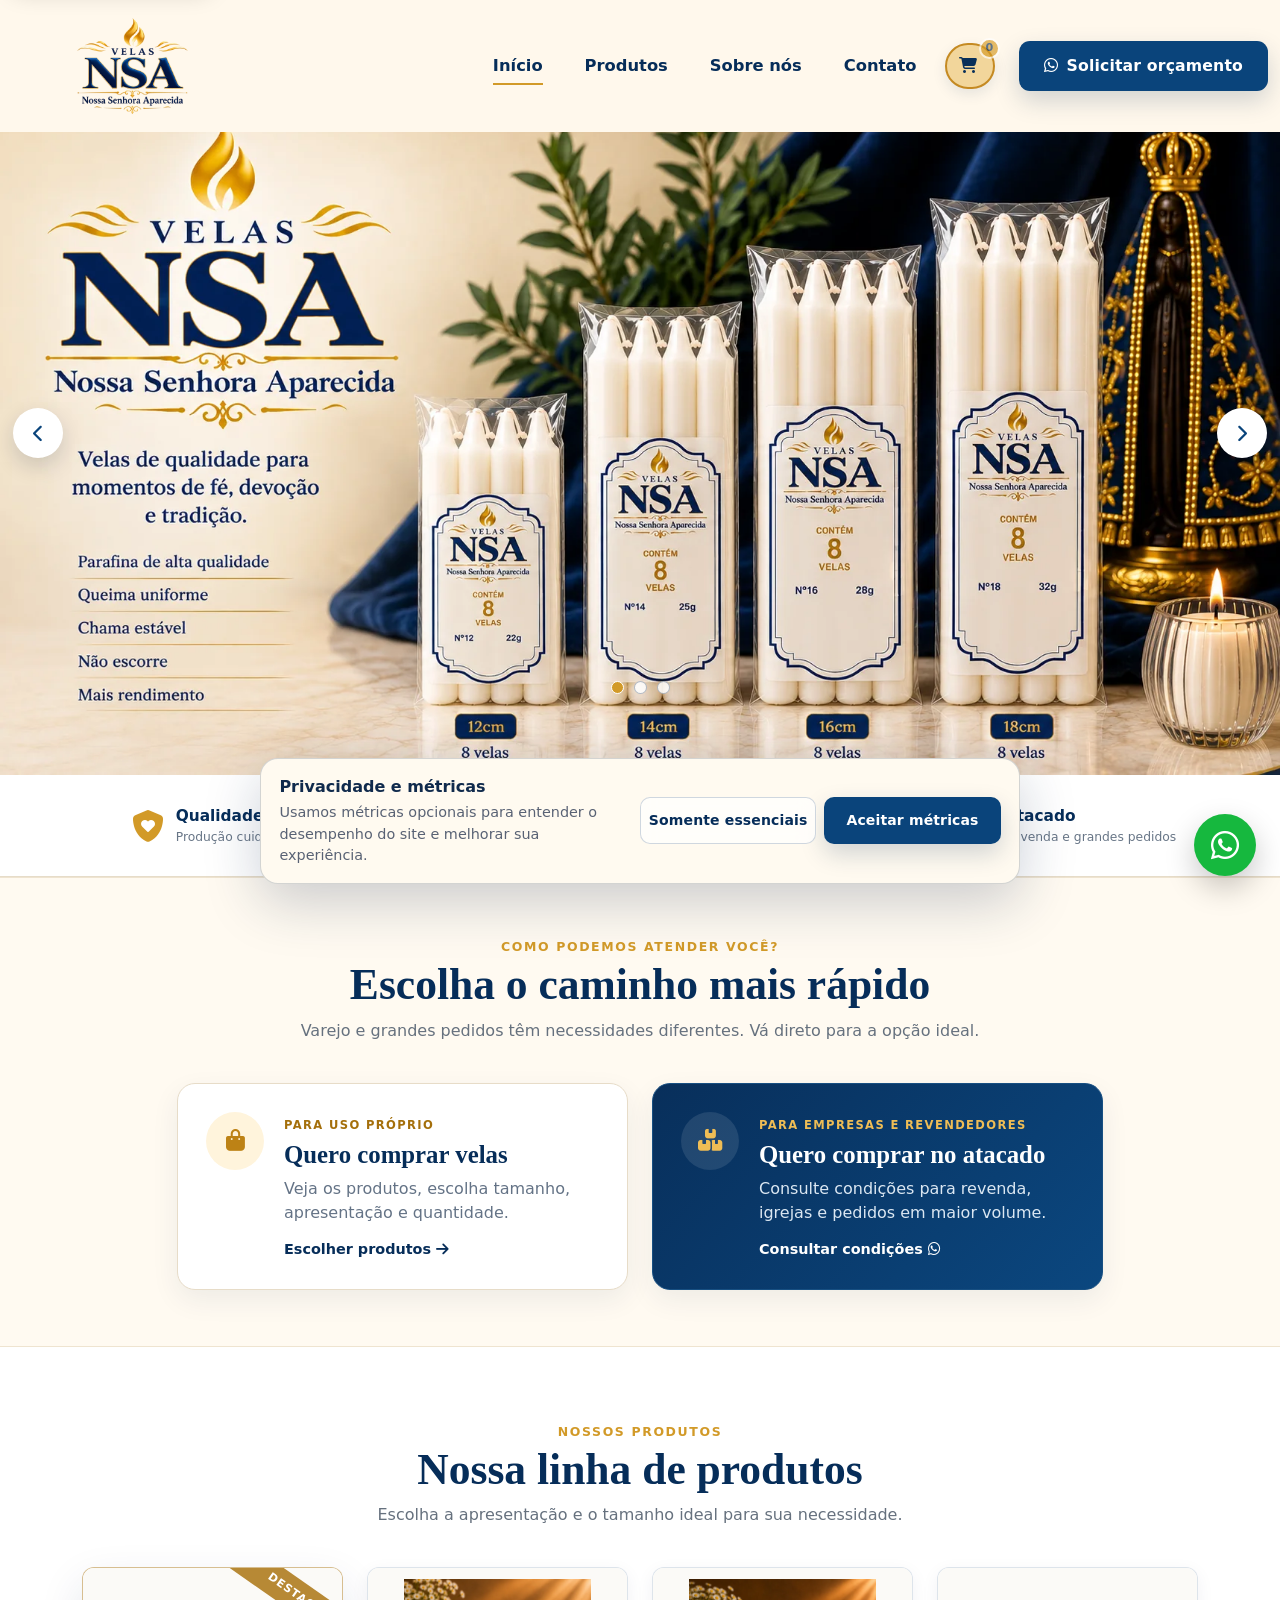
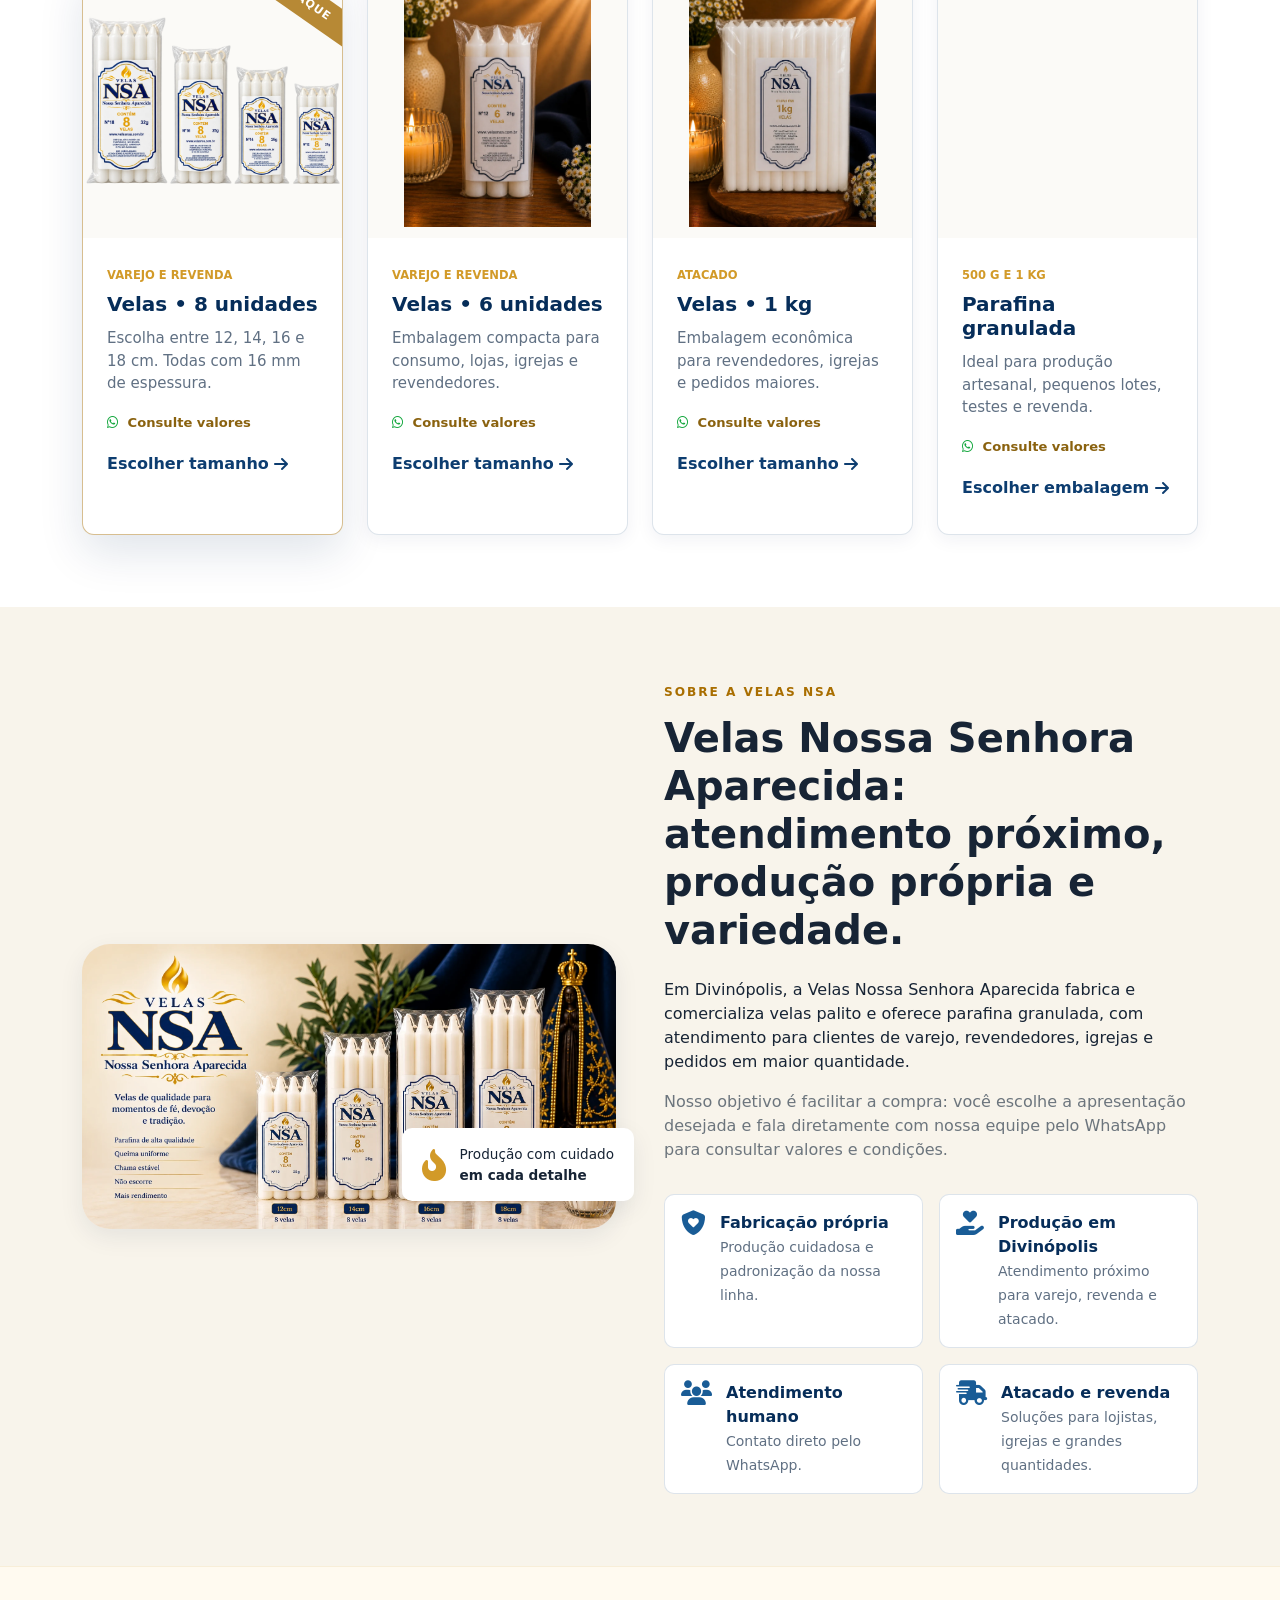
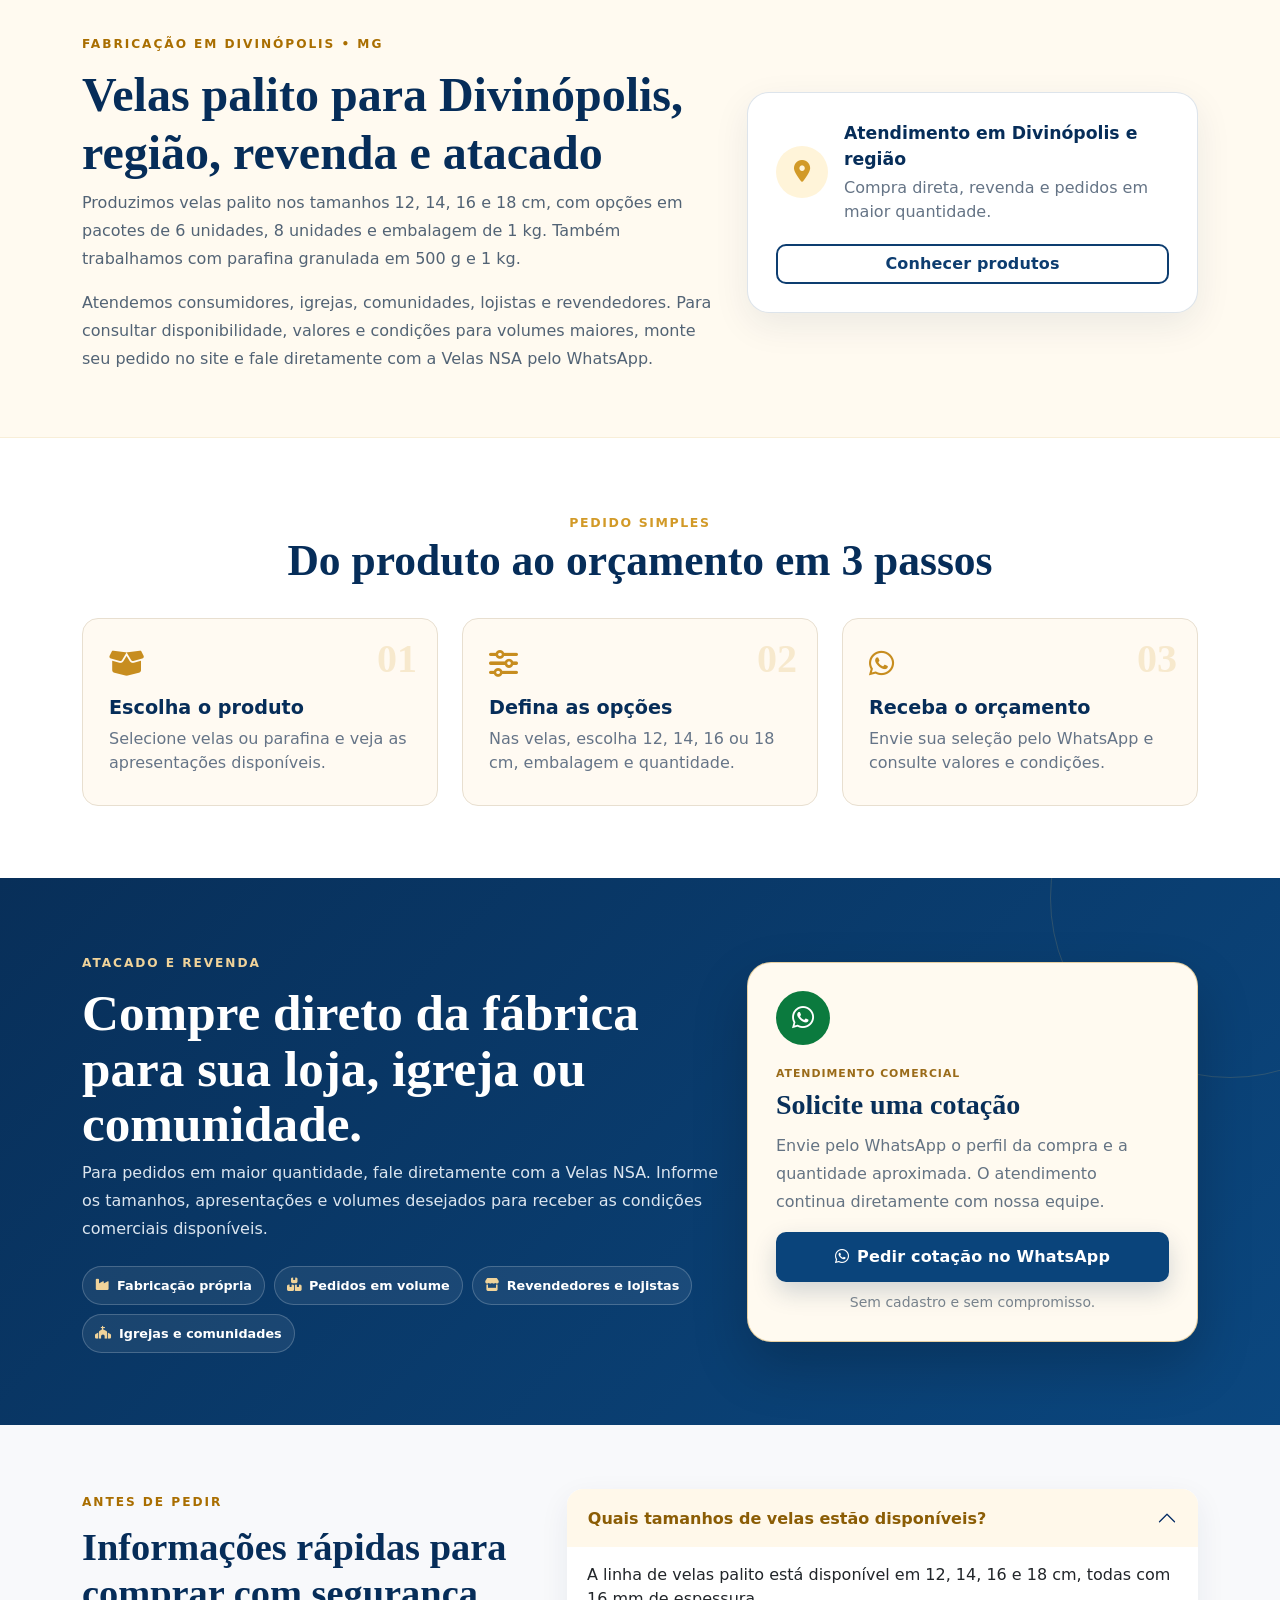
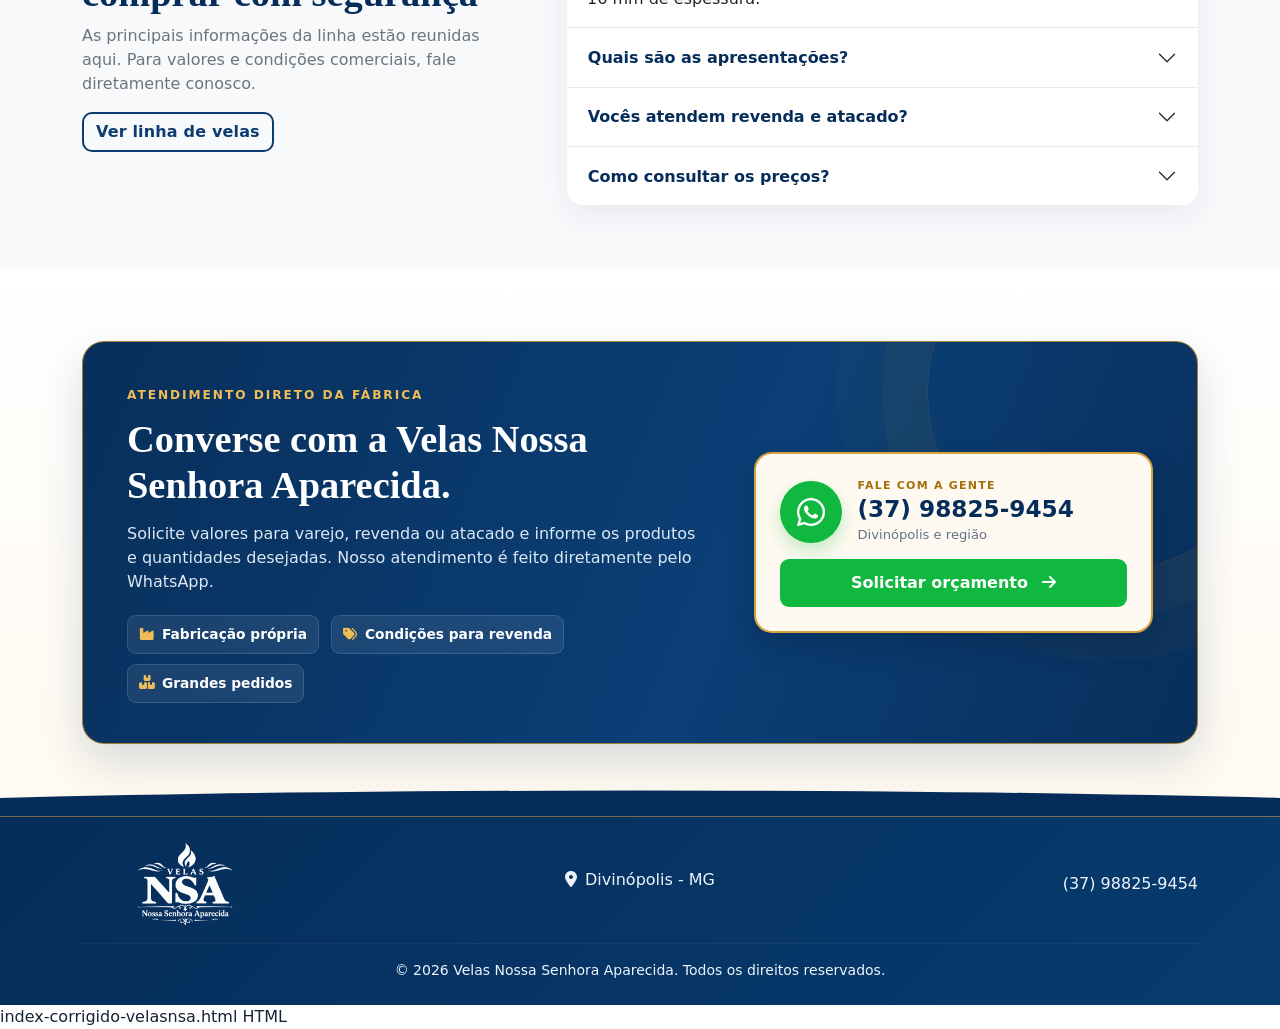
<file: index.html>
<!DOCTYPE html>

<html lang="pt-BR">
<head>
<meta charset="utf-8"/>
<meta content="width=device-width, initial-scale=1" name="viewport"/>
<title>Fábrica de Velas em Divinópolis | Velas NSA</title>
<link rel="icon" type="image/png" href="/assets/img/favicon.png">
<link rel="shortcut icon" href="/assets/img/favicon.png">
<link rel="apple-touch-icon" href="/assets/img/favicon.png">
<meta content="Fábrica de velas em Divinópolis. Velas NSA produz velas palito de 12, 14, 16 e 18 cm, pacotes de 6 e 8 unidades, opções de 1 kg e parafina granulada. Varejo, revenda e atacado." name="description"/>
<meta content="index, follow" name="robots"/>
<meta content="#062d59" name="theme-color"/>
<meta content="pt_BR" property="og:locale"/>
<meta content="website" property="og:type"/>
<meta content="Fábrica de Velas em Divinópolis | Velas NSA" property="og:title"/>
<meta content="Velas palito, atacado, revenda e parafina granulada. Atendimento direto pelo WhatsApp em Divinópolis e região." property="og:description"/>
<link href="https://www.velasnsa.com.br/" rel="canonical"/>
<meta content="https://www.velasnsa.com.br/" property="og:url"/>
<meta content="https://www.velasnsa.com.br/assets/img/og-velas-nsa.jpg" property="og:image"/>
<meta content="Velas NSA - Nossa Senhora Aparecida" property="og:image:alt"/>
<meta content="summary_large_image" name="twitter:card"/>
<meta content="Fábrica de Velas em Divinópolis | Velas NSA" name="twitter:title"/>
<meta content="Velas palito, opções para atacado e revenda e parafina granulada. Atendimento direto em Divinópolis e região." name="twitter:description"/>
<meta content="https://www.velasnsa.com.br/assets/img/og-velas-nsa.jpg" name="twitter:image"/>
<meta content="Fábrica de Velas NSA" property="og:site_name"/>
<link as="image" fetchpriority="high" href="assets/img/carousel-velas-nsa-home.webp" rel="preload"/>
<link href="https://cdn.jsdelivr.net" rel="preconnect"/>
<link href="https://cdnjs.cloudflare.com" rel="preconnect"/>
<link href="https://cdn.jsdelivr.net/npm/bootstrap@5.3.8/dist/css/bootstrap.min.css" rel="stylesheet"/>
<link href="https://cdnjs.cloudflare.com/ajax/libs/font-awesome/6.7.2/css/all.min.css" rel="stylesheet"/>
<link href="assets/css/style.css" rel="stylesheet"/>
<script type="application/ld+json">
{
  "@context":"https://schema.org",
  "@type":"LocalBusiness",
  "@id":"https://www.velasnsa.com.br/#empresa",
  "name":"Velas Nossa Senhora Aparecida",
  "alternateName":"Velas NSA",
  "url":"https://www.velasnsa.com.br/",
  "logo":"https://www.velasnsa.com.br/assets/img/logo-nsa-aparecida.png",
  "image":"https://www.velasnsa.com.br/assets/img/og-velas-nsa.jpg",
  "telephone":"+55 37 98825-9454",
  "description":"Fábrica de velas palito e fornecedora de parafina granulada em Divinópolis, Minas Gerais, com atendimento para varejo, revenda e atacado.",
  "areaServed":[{"@type":"City","name":"Divinópolis"},{"@type":"AdministrativeArea","name":"Minas Gerais"}],
  "address":{"@type":"PostalAddress","addressLocality":"Divinópolis","addressRegion":"MG","addressCountry":"BR"},
  "hasOfferCatalog":{"@type":"OfferCatalog","name":"Linha Velas NSA","itemListElement":[
    {"@type":"OfferCatalog","name":"Velas palito - 6 unidades"},
    {"@type":"OfferCatalog","name":"Velas palito - 8 unidades"},
    {"@type":"OfferCatalog","name":"Velas palito - pacote de 1 kg"},
    {"@type":"OfferCatalog","name":"Parafina granulada - 500 g e 1 kg"}
  ]}
}
</script>
<script type="application/ld+json">
{
  "@context": "https://schema.org",
  "@type": "WebSite",
  "url": "https://www.velasnsa.com.br/",
  "name": "Fábrica de Velas NSA",
  "alternateName": [
    "Velas NSA",
    "Velas Nossa Senhora Aparecida"
  ]
}
</script>
<script type="application/ld+json">{"@context":"https://schema.org","@type":"FAQPage","mainEntity":[{"@type":"Question","name":"Quais tamanhos de velas estão disponíveis?","acceptedAnswer":{"@type":"Answer","text":"12, 14, 16 e 18 cm, todas com 16 mm de espessura."}},{"@type":"Question","name":"Quais são as apresentações?","acceptedAnswer":{"@type":"Answer","text":"Pacotes de 6 e 8 unidades, embalagem de velas de 1 kg e parafina granulada de 500 g e 1 kg."}},{"@type":"Question","name":"Vocês atendem revenda e atacado?","acceptedAnswer":{"@type":"Answer","text":"Sim. As condições para pedidos em maior quantidade são consultadas diretamente pelo WhatsApp."}}]}</script>
</head>
<body data-page="home"><a class="skip-link" href="#conteudo-principal">Ir para o conteúdo</a>
<nav class="navbar navbar-expand-lg fixed-top nsa-navbar" id="topo">
<div class="container py-2">
<a aria-label="Velas NSA - início" class="navbar-brand d-flex align-items-center logo-shell" href="#inicio"><img alt="Velas Nossa Senhora Aparecida" class="brand-logo" data-config-logo="" height="616" src="assets/img/logo-nsa-aparecida.png" width="900"/></a>
<button aria-controls="mainNav" aria-expanded="false" aria-label="Abrir menu" class="navbar-toggler border-0 shadow-none" data-bs-target="#mainNav" data-bs-toggle="collapse" type="button"><span class="navbar-toggler-icon"></span></button>
<div class="collapse navbar-collapse" id="mainNav">
<ul class="navbar-nav ms-auto align-items-lg-center gap-lg-3">
<li class="nav-item"><a class="nav-link active" href="#inicio">Início</a></li>
<li class="nav-item dropdown">
<a class="nav-link dropdown-toggle" data-bs-toggle="dropdown" href="#produtos">Produtos</a>
<ul class="dropdown-menu border-0 shadow">
<li><a class="dropdown-item" href="produto-velas.html?pacote=8">Velas • 8 unidades</a></li>
<li><a class="dropdown-item" href="produto-velas.html?pacote=6">Velas • 6 unidades</a></li>
<li><a class="dropdown-item" href="produto-velas.html?pacote=1kg">Velas • 1 kg</a></li>
<li><a class="dropdown-item" href="produto-parafina.html">Parafina granulada</a></li>
</ul>
</li>
<li class="nav-item"><a class="nav-link" href="#sobre">Sobre nós</a></li>
<li class="nav-item"><a class="nav-link" href="#contato">Contato</a></li>
<li class="nav-item mt-3 mt-lg-0"><button aria-label="Abrir carrinho" class="btn cart-nav-btn position-relative" data-nsa-cart="" type="button"><i class="fa-solid fa-cart-shopping me-1"></i><span class="d-lg-none ms-1">Carrinho</span><span class="cart-count" data-cart-count="">0</span></button></li><li class="nav-item ms-lg-2 mt-3 mt-lg-0"><a class="btn btn-nsa px-4" data-wa="Olá! Gostaria de um orçamento da Velas Nossa Senhora Aparecida." href="https://wa.me/5537988259454?text=Olá!%20Gostaria%20de%20solicitar%20um%20orçamento%20da%20Velas%20NSA." rel="noopener" target="_blank"><i class="fa-brands fa-whatsapp me-2"></i>Solicitar orçamento</a></li>
</ul>
</div>
</div>
</nav>
<main id="conteudo-principal">
<section class="hero-reference" id="inicio">
<div class="carousel slide carousel-fade" data-bs-interval="7000" data-bs-ride="carousel" data-config-carousel="" id="heroCarousel">
<div class="carousel-indicators nsa-indicators" id="heroIndicators"></div>
<div class="carousel-inner">
<div class="carousel-item active" data-slide-key="velas">
<div class="carousel-art-slide">
<a aria-label="Conheça as velas NSA em pacotes de 8 unidades" href="produto-velas.html?pacote=8">
<img alt="Velas NSA - linha de velas palito" class="carousel-art-image" decoding="async" fetchpriority="high" height="916" src="assets/img/carousel-velas-nsa-home.webp" width="1717"/>
</a>
</div>
</div>
<div class="carousel-item" data-slide-key="atacado">
<div class="carousel-art-slide">
<a aria-label="Conheça os pacotes de 1 kg das Velas NSA" href="produto-velas.html?pacote=1kg">
<img alt="Velas NSA - pacotes de 1 kg nos tamanhos 12, 14, 16 e 18 cm" class="carousel-art-image" decoding="async" height="916" loading="lazy" src="assets/img/carrossel_velas_KG.webp" width="1717"/>
</a>
</div>
</div>
<div class="carousel-item" data-slide-key="parafina">
<div class="carousel-art-slide">
<a aria-label="Conheça a parafina granulada Velas NSA" href="produto-parafina.html">
<img alt="Parafina granulada Velas NSA em 500 g e 1 kg" class="carousel-art-image carousel-art-paraffin" decoding="async" height="720" loading="lazy" src="assets/img/corrossel_parafina.webp" width="1920"/>
</a>
</div>
</div>
</div>
<button class="carousel-control-prev nsa-carousel-control" data-bs-slide="prev" data-bs-target="#heroCarousel" type="button"><span><i class="fa-solid fa-chevron-left"></i></span><span class="visually-hidden">Anterior</span></button>
<button class="carousel-control-next nsa-carousel-control" data-bs-slide="next" data-bs-target="#heroCarousel" type="button"><span><i class="fa-solid fa-chevron-right"></i></span><span class="visually-hidden">Próximo</span></button>
</div>
</section>
<section class="trust-strip py-3">
<div class="container"><div class="row g-3 align-items-center">
<div class="col-6 col-lg-3"><div class="trust-item"><i class="fa-solid fa-shield-heart"></i><div><strong>Qualidade</strong><span>Produção cuidadosa</span></div></div></div>
<div class="col-6 col-lg-3"><div class="trust-item"><i class="fa-solid fa-fire-flame-curved"></i><div><strong>Fabricação própria</strong><span>Velas NSA</span></div></div></div>
<div class="col-6 col-lg-3"><div class="trust-item"><i class="fa-solid fa-users"></i><div><strong>Atendimento humano</strong><span>Direto no WhatsApp</span></div></div></div>
<div class="col-6 col-lg-3"><div class="trust-item"><i class="fa-solid fa-truck-fast"></i><div><strong>Atacado</strong><span>Revenda e grandes pedidos</span></div></div></div>
</div></div>
</section>
<section aria-labelledby="buyerPathTitle" class="buyer-path py-5">
<div class="container py-2">
<div class="section-heading text-center reveal"><span>Como podemos atender você?</span><h2 id="buyerPathTitle">Escolha o caminho mais rápido</h2><p>Varejo e grandes pedidos têm necessidades diferentes. Vá direto para a opção ideal.</p></div>
<div class="row g-4 mt-2 justify-content-center">
<div class="col-lg-5 reveal"><a class="buyer-card" href="#produtos"><div class="buyer-icon"><i class="fa-solid fa-bag-shopping"></i></div><div><span>Para uso próprio</span><h3>Quero comprar velas</h3><p>Veja os produtos, escolha tamanho, apresentação e quantidade.</p><strong>Escolher produtos <i class="fa-solid fa-arrow-right"></i></strong></div></a></div>
<div class="col-lg-5 reveal delay-1"><a class="buyer-card buyer-card-wholesale" data-wa="Olá! Gostaria de uma condição para atacado ou revenda da Velas NSA." href="https://wa.me/5537988259454?text=Olá!%20Sou%20lojista%20ou%20revendedor%20e%20gostaria%20de%20consultar%20as%20condições%20de%20atacado%20da%20Velas%20Nossa%20Senhora%20Aparecida." rel="noopener" target="_blank"><div class="buyer-icon"><i class="fa-solid fa-boxes-stacked"></i></div><div><span>Para empresas e revendedores</span><h3>Quero comprar no atacado</h3><p>Consulte condições para revenda, igrejas e pedidos em maior volume.</p><strong>Consultar condições <i class="fa-brands fa-whatsapp"></i></strong></div></a></div>
</div>
</div>
</section>
<div id="offerMount"></div>
<section class="py-5 section-products" id="produtos">
<div class="container py-4">
<div class="section-heading text-center reveal"><span>Nossos produtos</span><h2>Nossa linha de produtos</h2><p>Escolha a apresentação e o tamanho ideal para sua necessidade.</p></div>
<div class="row g-4 mt-2" id="productGrid"></div>
</div>
</section>
<section class="py-5 about-section" id="sobre"><div class="container py-4"><div class="row align-items-center g-5"><div class="col-lg-6 reveal"><div class="about-photo"><img alt="Velas NSA - produção e estoque de velas em Divinópolis" decoding="async" height="916" loading="lazy" src="assets/img/sobre-nos-velas-nsa.webp" width="1717"/><div class="about-badge"><i class="fa-solid fa-fire-flame-curved"></i><span>Produção com cuidado<br/><strong>em cada detalhe</strong></span></div></div></div><div class="col-lg-6 reveal delay-1"><span class="eyebrow">Sobre a Velas NSA</span><h2 class="display-6 fw-bold mb-4" data-config="sobreTitulo">Velas Nossa Senhora Aparecida: atendimento próximo, produção própria e variedade.</h2><p data-config="sobreTexto1">Em Divinópolis, a Velas Nossa Senhora Aparecida fabrica e comercializa velas palito e oferece parafina granulada, com atendimento para clientes de varejo, revendedores, igrejas e pedidos em maior quantidade.</p><p class="text-secondary" data-config="sobreTexto2">Nosso objetivo é facilitar a compra: você escolhe a apresentação desejada e fala diretamente com nossa equipe pelo WhatsApp para consultar valores e condições.</p><div class="row g-3 mt-3"><div class="col-sm-6"><div class="mini-feature"><i class="fa-solid fa-shield-heart"></i><div><strong>Fabricação própria</strong><small>Produção cuidadosa e padronização da nossa linha.</small></div></div></div><div class="col-sm-6"><div class="mini-feature"><i class="fa-solid fa-hand-holding-heart"></i><div><strong>Produção em Divinópolis</strong><small>Atendimento próximo para varejo, revenda e atacado.</small></div></div></div><div class="col-sm-6"><div class="mini-feature"><i class="fa-solid fa-users"></i><div><strong>Atendimento humano</strong><small>Contato direto pelo WhatsApp.</small></div></div></div><div class="col-sm-6"><div class="mini-feature"><i class="fa-solid fa-truck-fast"></i><div><strong>Atacado e revenda</strong><small>Soluções para lojistas, igrejas e grandes quantidades.</small></div></div></div></div></div></div></div></section>
<section aria-labelledby="localTitle" class="local-seo-section py-5">
<div class="container py-3">
<div class="row g-4 align-items-center">
<div class="col-lg-7 reveal">
<span class="eyebrow">Fabricação em Divinópolis • MG</span>
<h2 id="localTitle">Velas palito para Divinópolis, região, revenda e atacado</h2>
<p>Produzimos velas palito nos tamanhos 12, 14, 16 e 18 cm, com opções em pacotes de 6 unidades, 8 unidades e embalagem de 1 kg. Também trabalhamos com parafina granulada em 500 g e 1 kg.</p>
<p class="mb-0">Atendemos consumidores, igrejas, comunidades, lojistas e revendedores. Para consultar disponibilidade, valores e condições para volumes maiores, monte seu pedido no site e fale diretamente com a Velas NSA pelo WhatsApp.</p>
</div>
<div class="col-lg-5 reveal delay-1">
<div class="local-service-card">
<i class="fa-solid fa-location-dot"></i>
<div><strong>Atendimento em Divinópolis e região</strong><span>Compra direta, revenda e pedidos em maior quantidade.</span></div>
<a class="btn btn-outline-nsa" href="#produtos">Conhecer produtos</a>
</div>
</div>
</div>
</div>
</section>
<section aria-labelledby="stepsTitle" class="order-steps py-5"><div class="container py-4"><div class="section-heading text-center reveal"><span>Pedido simples</span><h2 id="stepsTitle">Do produto ao orçamento em 3 passos</h2></div><div class="row g-4 mt-2"><div class="col-md-4 reveal"><div class="step-card"><b>01</b><i class="fa-solid fa-box-open"></i><h3>Escolha o produto</h3><p>Selecione velas ou parafina e veja as apresentações disponíveis.</p></div></div><div class="col-md-4 reveal delay-1"><div class="step-card"><b>02</b><i class="fa-solid fa-sliders"></i><h3>Defina as opções</h3><p>Nas velas, escolha 12, 14, 16 ou 18 cm, embalagem e quantidade.</p></div></div><div class="col-md-4 reveal delay-2"><div class="step-card"><b>03</b><i class="fa-brands fa-whatsapp"></i><h3>Receba o orçamento</h3><p>Envie sua seleção pelo WhatsApp e consulte valores e condições.</p></div></div></div></div></section>
<section aria-labelledby="wholesaleTitle" class="wholesale-pro py-5" id="atacado"><div class="container py-4"><div class="row align-items-center g-4"><div class="col-lg-7 reveal"><span class="eyebrow">Atacado e revenda</span><h2 id="wholesaleTitle">Compre direto da fábrica para sua loja, igreja ou comunidade.</h2><p>Para pedidos em maior quantidade, fale diretamente com a Velas NSA. Informe os tamanhos, apresentações e volumes desejados para receber as condições comerciais disponíveis.</p><div class="wholesale-points"><span><i class="fa-solid fa-industry"></i> Fabricação própria</span><span><i class="fa-solid fa-boxes-stacked"></i> Pedidos em volume</span><span><i class="fa-solid fa-store"></i> Revendedores e lojistas</span><span><i class="fa-solid fa-church"></i> Igrejas e comunidades</span></div></div><div class="col-lg-5 reveal delay-1"><div class="wholesale-cta-card"><div class="wholesale-icon"><i class="fa-brands fa-whatsapp"></i></div><span class="small-label">Atendimento comercial</span><h3>Solicite uma cotação</h3><p>Envie pelo WhatsApp o perfil da compra e a quantidade aproximada. O atendimento continua diretamente com nossa equipe.</p><a class="btn btn-nsa w-100" data-wa="Olá! Gostaria de solicitar uma cotação para atacado/revenda. Meu perfil é: ____. Produtos e quantidades aproximadas: ____." href="https://wa.me/5537988259454" rel="noopener" target="_blank"><i class="fa-brands fa-whatsapp me-2"></i>Pedir cotação no WhatsApp</a><small>Sem cadastro e sem compromisso.</small></div></div></div></div></section>
<section aria-labelledby="socialTitle" class="social-home py-5" hidden="" id="socialHome"><div class="container"><div class="social-home-card"><div><span class="eyebrow">Acompanhe a Velas NSA</span><h2 id="socialTitle">Novidades, produtos e bastidores da produção.</h2><p>Conecte-se com nossos canais oficiais e acompanhe novos produtos e conteúdos.</p></div><div class="social-home-links"><a data-social-link="instagram" data-social-network="instagram" hidden="" rel="noopener" target="_blank"><i class="fa-brands fa-instagram"></i><span>Instagram</span></a><a data-social-link="facebook" data-social-network="facebook" hidden="" rel="noopener" target="_blank"><i class="fa-brands fa-facebook-f"></i><span>Facebook</span></a><a data-social-link="tiktok" data-social-network="tiktok" hidden="" rel="noopener" target="_blank"><i class="fa-brands fa-tiktok"></i><span>TikTok</span></a></div></div></div></section>
<section aria-labelledby="faqTitle" class="home-faq py-5"><div class="container py-3"><div class="row g-5"><div class="col-lg-5 reveal"><span class="eyebrow">Antes de pedir</span><h2 id="faqTitle">Informações rápidas para comprar com segurança</h2><p class="text-secondary">As principais informações da linha estão reunidas aqui. Para valores e condições comerciais, fale diretamente conosco.</p><a class="btn btn-outline-nsa" href="produto-velas.html">Ver linha de velas</a></div><div class="col-lg-7 reveal delay-1"><div class="accordion accordion-flush faq-professional" id="faqHome"><div class="accordion-item"><h3 class="accordion-header"><button class="accordion-button" data-bs-target="#hf1" data-bs-toggle="collapse" type="button">Quais tamanhos de velas estão disponíveis?</button></h3><div class="accordion-collapse collapse show" data-bs-parent="#faqHome" id="hf1"><div class="accordion-body">A linha de velas palito está disponível em 12, 14, 16 e 18 cm, todas com 16 mm de espessura.</div></div></div><div class="accordion-item"><h3 class="accordion-header"><button class="accordion-button collapsed" data-bs-target="#hf2" data-bs-toggle="collapse" type="button">Quais são as apresentações?</button></h3><div class="accordion-collapse collapse" data-bs-parent="#faqHome" id="hf2"><div class="accordion-body">Trabalhamos com pacotes de 6 e 8 unidades e embalagem de velas de 1 kg. A parafina granulada está disponível em 500 g e 1 kg.</div></div></div><div class="accordion-item"><h3 class="accordion-header"><button class="accordion-button collapsed" data-bs-target="#hf3" data-bs-toggle="collapse" type="button">Vocês atendem revenda e atacado?</button></h3><div class="accordion-collapse collapse" data-bs-parent="#faqHome" id="hf3"><div class="accordion-body">Sim. Para pedidos em maior quantidade, solicite as condições diretamente pelo WhatsApp informando os produtos e volumes desejados.</div></div></div><div class="accordion-item"><h3 class="accordion-header"><button class="accordion-button collapsed" data-bs-target="#hf4" data-bs-toggle="collapse" type="button">Como consultar os preços?</button></h3><div class="accordion-collapse collapse" data-bs-parent="#faqHome" id="hf4"><div class="accordion-body">Escolha o produto e envie sua seleção pelo WhatsApp. Assim a equipe recebe as informações necessárias para preparar o orçamento.</div></div></div></div></div></div></div></section>
<section class="cta-section py-5" id="contato">
<div class="container py-4">
<div class="contact-premium reveal">
<div class="row align-items-center g-4 g-lg-5">
<div class="col-lg-7">
<span class="eyebrow contact-eyebrow">Atendimento direto da fábrica</span>
<h2 data-config="contatoTitulo">Converse com a Velas Nossa Senhora Aparecida.</h2>
<p data-config="contatoTexto">Solicite valores para varejo, revenda ou atacado e informe os produtos e quantidades desejadas. Nosso atendimento é feito diretamente pelo WhatsApp.</p>
<div class="contact-benefits">
<span><i class="fa-solid fa-industry"></i> Fabricação própria</span>
<span><i class="fa-solid fa-tags"></i> Condições para revenda</span>
<span><i class="fa-solid fa-boxes-stacked"></i> Grandes pedidos</span>
</div>
</div>
<div class="col-lg-5">
<div class="contact-whatsapp-card">
<div class="contact-wa-icon"><i class="fa-brands fa-whatsapp"></i></div>
<div class="contact-wa-copy">
<small>FALE COM A GENTE</small>
<strong data-config-phone="">(37) 98825-9454</strong>
<span data-config-region="">Atendimento em Divinópolis e região</span>
</div>
<a class="btn contact-wa-button" data-wa="Olá! Gostaria de um orçamento da Velas Nossa Senhora Aparecida." href="https://wa.me/5537988259454?text=Olá!%20Gostaria%20de%20um%20orçamento%20da%20Velas%20Nossa%20Senhora%20Aparecida." rel="noopener" target="_blank">Solicitar orçamento <i class="fa-solid fa-arrow-right ms-2"></i></a>
</div>
</div>
</div>
</div>
</div>
</section>
</main>
<footer class="footer py-4"><div class="container"><div class="row align-items-center gy-3"><div class="col-md-4"><div class="footer-logo-shell footer-brand"><img alt="Velas Nossa Senhora Aparecida" class="footer-logo footer-logo-natural" data-config-logo="" height="616" src="assets/img/logo-nsa-aparecida.png" width="900"/></div></div><div class="col-md-4 text-md-center"><div><i class="fa-solid fa-location-dot me-2"></i><span data-config-location="">Divinópolis - MG</span></div><div class="footer-social mt-2"><a aria-label="Instagram" data-social-link="instagram" data-social-network="instagram" hidden="" rel="noopener" target="_blank"><i class="fa-brands fa-instagram"></i></a><a aria-label="Facebook" data-social-link="facebook" data-social-network="facebook" hidden="" rel="noopener" target="_blank"><i class="fa-brands fa-facebook-f"></i></a><a aria-label="TikTok" data-social-link="tiktok" data-social-network="tiktok" hidden="" rel="noopener" target="_blank"><i class="fa-brands fa-tiktok"></i></a></div></div><div class="col-md-4 text-md-end"><a aria-label="Falar com a Velas Nossa Senhora Aparecida pelo WhatsApp" class="footer-contact-link" data-config-phone="" data-wa="Olá! Gostaria de um orçamento da Velas Nossa Senhora Aparecida." href="https://wa.me/5537988259454" rel="noopener" target="_blank"><i class="fa-brands fa-whatsapp me-2"></i>(37) 98825-9454</a></div></div><hr/><div class="small text-center">© <span id="year"></span> Velas Nossa Senhora Aparecida. Todos os direitos reservados.</div></div></footer>
<a aria-label="Falar no WhatsApp" class="floating-whatsapp" data-wa="Olá! Gostaria de um orçamento da Velas Nossa Senhora Aparecida." href="https://wa.me/5537988259454?text=Olá!%20Vim%20pelo%20site%20da%20Velas%20NSA." rel="noopener" target="_blank"><i class="fa-brands fa-whatsapp"></i></a>
<button aria-label="Voltar ao topo" class="back-top"><i class="fa-solid fa-arrow-up"></i></button>
<script src="https://cdn.jsdelivr.net/npm/bootstrap@5.3.8/dist/js/bootstrap.bundle.min.js"></script><script src="assets/js/config.js"></script><script src="assets/js/site-config.js"></script><script src="assets/js/analytics.js"></script><script src="assets/js/social.js"></script><script src="assets/js/cart.js"></script><script src="assets/js/main.js"></script>
</body></html>
index-corrigido-velasnsa.html
HTML
</file>
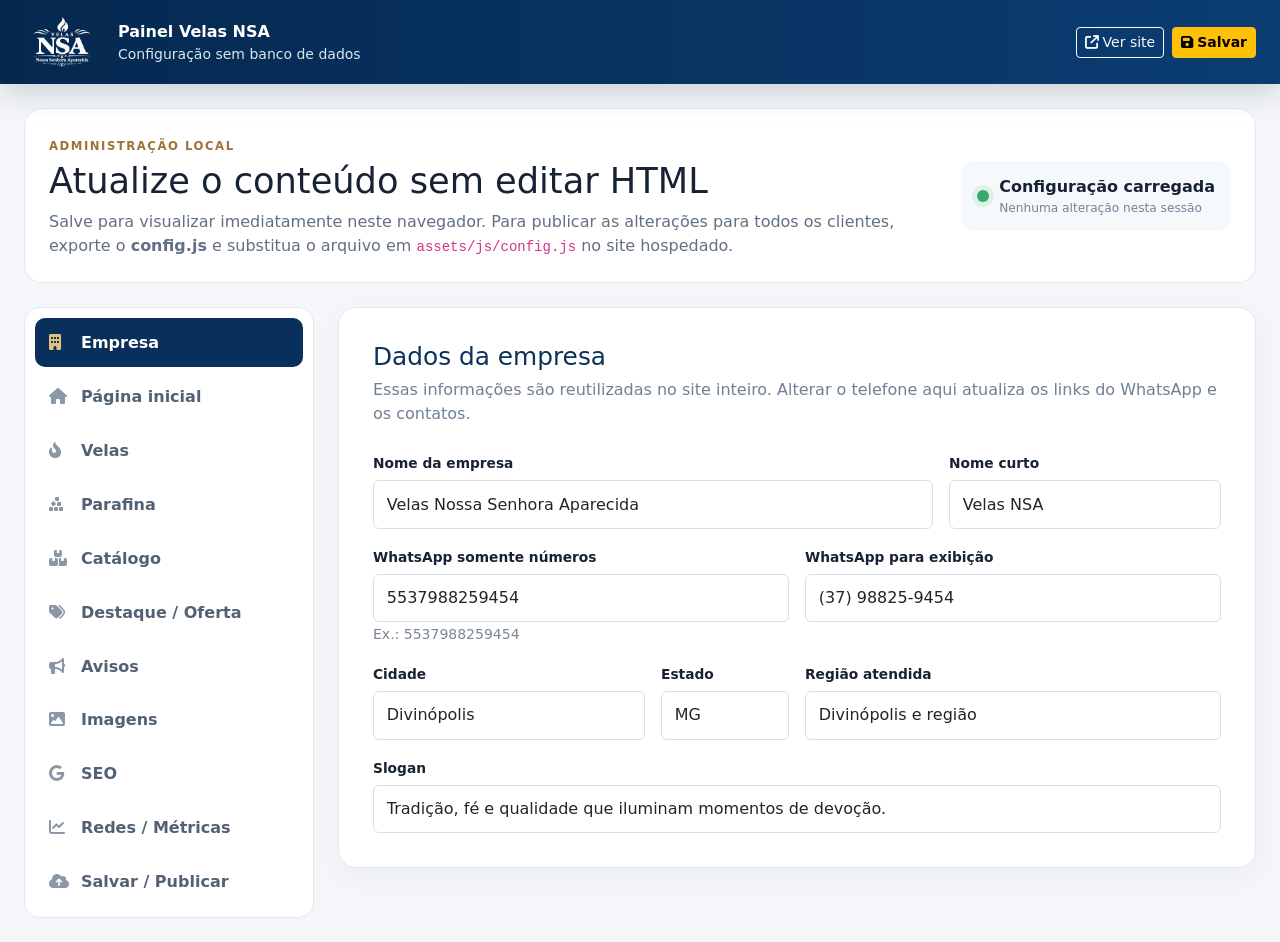
<file: admin.html>
<!doctype html>
<html lang="pt-BR">
<head>
  <meta charset="utf-8">
  <meta name="viewport" content="width=device-width, initial-scale=1">
  <title>Administração | Velas NSA</title>
  <meta name="robots" content="noindex,nofollow">
  <link rel="preconnect" href="https://cdn.jsdelivr.net">
  <link href="https://cdn.jsdelivr.net/npm/bootstrap@5.3.8/dist/css/bootstrap.min.css" rel="stylesheet">
  <link rel="stylesheet" href="https://cdnjs.cloudflare.com/ajax/libs/font-awesome/6.7.2/css/all.min.css">
  <link rel="stylesheet" href="assets/css/admin.css">
</head>
<body>
<header class="admin-topbar sticky-top">
  <div class="container-fluid px-3 px-lg-4 py-3 d-flex align-items-center justify-content-between gap-3">
    <div class="d-flex align-items-center gap-3"><img src="assets/img/logo-nsa-aparecida.png" alt="Velas NSA"><div><strong>Painel Velas NSA</strong><small>Configuração sem banco de dados</small></div></div>
    <div class="d-flex gap-2 flex-wrap justify-content-end"><a class="btn btn-sm btn-outline-light" href="index.html" target="_blank"><i class="fa-solid fa-arrow-up-right-from-square me-1"></i>Ver site</a><button id="saveTop" class="btn btn-sm btn-warning fw-bold"><i class="fa-solid fa-floppy-disk me-1"></i>Salvar</button></div>
  </div>
</header>
<div class="container-fluid px-3 px-lg-4 py-4">
  <div class="admin-intro mb-4">
    <div><span class="admin-kicker">Administração local</span><h1>Atualize o conteúdo sem editar HTML</h1><p>Salve para visualizar imediatamente neste navegador. Para publicar as alterações para todos os clientes, exporte o <strong>config.js</strong> e substitua o arquivo em <code>assets/js/config.js</code> no site hospedado.</p></div>
    <div class="status-card"><span id="saveStatus" class="status-dot"></span><div><strong id="saveStatusText">Configuração carregada</strong><small id="saveTime">Nenhuma alteração nesta sessão</small></div></div>
  </div>

  <div class="row g-4">
    <div class="col-xl-3">
      <nav class="admin-nav nav flex-column nav-pills sticky-xl-top" style="top:105px" role="tablist">
        <button class="nav-link active" data-bs-toggle="pill" data-bs-target="#empresa"><i class="fa-solid fa-building"></i> Empresa</button>
        <button class="nav-link" data-bs-toggle="pill" data-bs-target="#home"><i class="fa-solid fa-house"></i> Página inicial</button>
        <button class="nav-link" data-bs-toggle="pill" data-bs-target="#velas"><i class="fa-solid fa-fire-flame-curved"></i> Velas</button>
        <button class="nav-link" data-bs-toggle="pill" data-bs-target="#parafina"><i class="fa-solid fa-cubes-stacked"></i> Parafina</button>
        <button class="nav-link" data-bs-toggle="pill" data-bs-target="#catalogo"><i class="fa-solid fa-boxes-stacked"></i> Catálogo</button>
        <button class="nav-link" data-bs-toggle="pill" data-bs-target="#oferta"><i class="fa-solid fa-tags"></i> Destaque / Oferta</button>
        <button class="nav-link" data-bs-toggle="pill" data-bs-target="#avisos"><i class="fa-solid fa-bullhorn"></i> Avisos</button>
        <button class="nav-link" data-bs-toggle="pill" data-bs-target="#imagens"><i class="fa-solid fa-image"></i> Imagens</button>
        <button class="nav-link" data-bs-toggle="pill" data-bs-target="#seo"><i class="fa-brands fa-google"></i> SEO</button>
        <button class="nav-link" data-bs-toggle="pill" data-bs-target="#redes"><i class="fa-solid fa-chart-line"></i> Redes / Métricas</button>
        <button class="nav-link" data-bs-toggle="pill" data-bs-target="#publicar"><i class="fa-solid fa-cloud-arrow-up"></i> Salvar / Publicar</button>
      </nav>
    </div>
    <div class="col-xl-9">
      <form id="adminForm" class="tab-content" autocomplete="off">
        <section class="tab-pane fade show active" id="empresa"><div class="admin-card"><h2>Dados da empresa</h2><p class="section-help">Essas informações são reutilizadas no site inteiro. Alterar o telefone aqui atualiza os links do WhatsApp e os contatos.</p><div class="row g-3">
          <div class="col-md-8"><label>Nome da empresa</label><input class="form-control" data-field="empresa.nome"></div>
          <div class="col-md-4"><label>Nome curto</label><input class="form-control" data-field="empresa.nomeCurto"></div>
          <div class="col-md-6"><label>WhatsApp somente números</label><input class="form-control" data-field="empresa.whatsapp" inputmode="numeric"><small>Ex.: 5537988259454</small></div>
          <div class="col-md-6"><label>WhatsApp para exibição</label><input class="form-control" data-field="empresa.whatsappExibicao"></div>
          <div class="col-md-4"><label>Cidade</label><input class="form-control" data-field="empresa.cidade"></div>
          <div class="col-md-2"><label>Estado</label><input class="form-control" data-field="empresa.estado"></div>
          <div class="col-md-6"><label>Região atendida</label><input class="form-control" data-field="empresa.regiao"></div>
          <div class="col-12"><label>Slogan</label><input class="form-control" data-field="empresa.slogan"></div>
        </div></div></section>

        <section class="tab-pane fade" id="home"><div class="admin-card"><h2>Carrossel e conteúdo principal</h2><p class="section-help">Controle os textos, botões e quais slides ficam visíveis. O visual do carrossel permanece o mesmo.</p>
          <div class="row g-3 align-items-end mb-4"><div class="col-md-4"><label>Tempo de troca automática (ms)</label><input class="form-control" type="number" min="3000" step="500" data-field="carousel.intervaloMs"></div></div>
          <h3>Slide 1 — Linha de velas</h3><div class="form-check form-switch mb-3"><input class="form-check-input" type="checkbox" data-field="carousel.slides.velas.ativo" data-type="boolean" id="slideVelas"><label class="form-check-label" for="slideVelas">Slide ativo</label></div><div class="row g-3"><div class="col-md-5"><label>Chamada pequena</label><input class="form-control" data-field="home.hero1Eyebrow"></div><div class="col-md-7"><label>Título</label><input class="form-control" data-field="home.hero1Titulo"></div><div class="col-12"><label>Texto</label><textarea class="form-control" rows="3" data-field="home.hero1Texto"></textarea></div><div class="col-md-6"><label>Texto botão principal</label><input class="form-control" data-field="carousel.slides.velas.botaoPrincipal"></div><div class="col-md-6"><label>Texto botão secundário</label><input class="form-control" data-field="carousel.slides.velas.botaoSecundario"></div></div>
          <hr><h3>Slide 2 — Atacado</h3><div class="form-check form-switch mb-3"><input class="form-check-input" type="checkbox" data-field="carousel.slides.atacado.ativo" data-type="boolean" id="slideAtacado"><label class="form-check-label" for="slideAtacado">Slide ativo</label></div><div class="row g-3"><div class="col-md-5"><label>Chamada pequena</label><input class="form-control" data-field="home.hero2Eyebrow"></div><div class="col-md-7"><label>Título</label><input class="form-control" data-field="home.hero2Titulo"></div><div class="col-12"><label>Texto</label><textarea class="form-control" rows="3" data-field="home.hero2Texto"></textarea></div><div class="col-md-6"><label>Texto do botão</label><input class="form-control" data-field="carousel.slides.atacado.botaoPrincipal"></div></div>
          <hr><h3>Slide 3 — Parafina</h3><div class="form-check form-switch mb-3"><input class="form-check-input" type="checkbox" data-field="carousel.slides.parafina.ativo" data-type="boolean" id="slideParafina"><label class="form-check-label" for="slideParafina">Slide ativo</label></div><div class="row g-3"><div class="col-md-5"><label>Chamada pequena</label><input class="form-control" data-field="home.hero3Eyebrow"></div><div class="col-md-7"><label>Título</label><input class="form-control" data-field="home.hero3Titulo"></div><div class="col-12"><label>Texto</label><textarea class="form-control" rows="3" data-field="home.hero3Texto"></textarea></div><div class="col-md-6"><label>Texto do botão</label><input class="form-control" data-field="carousel.slides.parafina.botaoPrincipal"></div></div>
          <hr><h3>Sobre nós</h3><div class="row g-3"><div class="col-12"><label>Título</label><input class="form-control" data-field="home.sobreTitulo"></div><div class="col-12"><label>Primeiro parágrafo</label><textarea class="form-control" rows="3" data-field="home.sobreTexto1"></textarea></div><div class="col-12"><label>Segundo parágrafo</label><textarea class="form-control" rows="3" data-field="home.sobreTexto2"></textarea></div></div>
          <hr><h3>Contato</h3><div class="row g-3"><div class="col-12"><label>Título</label><input class="form-control" data-field="home.contatoTitulo"></div><div class="col-12"><label>Texto</label><textarea class="form-control" rows="3" data-field="home.contatoTexto"></textarea></div></div>
        </div></section>

        <section class="tab-pane fade" id="velas"><div class="admin-card"><h2>Configuração das velas</h2><p class="section-help">Os tamanhos e a espessura alimentam automaticamente a página do produto e a mensagem enviada ao WhatsApp.</p><div class="row g-3"><div class="col-md-4"><label>Espessura (mm)</label><input type="number" min="1" class="form-control" data-field="velas.espessuraMm"></div><div class="col-md-8"><label>Tamanhos em cm</label><input class="form-control" data-field="velas.tamanhosCm" data-type="number-array"><small>Separe por vírgula. Ex.: 12, 14, 16, 18</small></div><div class="col-md-6"><label>Título da página</label><input class="form-control" data-field="velas.titulo"></div><div class="col-md-6"><label>Descrição</label><input class="form-control" data-field="velas.descricao"></div></div><hr><h3>Apresentações e valores</h3><p class="section-help">Defina o valor de cada apresentação por tamanho. Deixe vazio quando quiser mostrar “Consulte o valor”.</p><div id="packageEditor"></div><hr><div class="d-flex flex-column flex-md-row align-items-md-center justify-content-between gap-3"><div><h3 class="mb-1">Cores disponíveis</h3><p class="section-help mb-0">Cadastre cada cor e a imagem correspondente de cada embalagem. Na página do produto, ao escolher a cor, a foto muda automaticamente.</p></div><button type="button" class="btn btn-nsa-admin" id="addColor"><i class="fa-solid fa-plus me-2"></i>Nova cor</button></div><div id="colorEditor" class="mt-3"></div></div></section>

        <section class="tab-pane fade" id="parafina"><div class="admin-card"><h2>Configuração da parafina</h2><div class="row g-3"><div class="col-md-6"><label>Embalagens</label><input class="form-control" data-field="parafina.pesos" data-type="string-array"><small>Separe por vírgula. Ex.: 500 g, 1 kg</small></div><div class="col-md-6"><label>Título</label><input class="form-control" data-field="parafina.titulo"></div><div class="col-12"><label>Descrição</label><textarea class="form-control" rows="3" data-field="parafina.descricao"></textarea></div><div class="col-12"><hr><h3>Valores por embalagem</h3><p class="section-help">Deixe em branco para exibir “Consulte o valor”.</p></div><div class="col-md-6"><label>Preço — 500 g</label><input class="form-control" data-field="parafina.precos.500 g" placeholder="Ex.: 12,90"></div><div class="col-md-6"><label>Preço — 1 kg</label><input class="form-control" data-field="parafina.precos.1 kg" placeholder="Ex.: 22,90"></div></div></div></section>

        <section class="tab-pane fade" id="catalogo"><div class="admin-card"><div class="d-flex flex-column flex-md-row align-items-md-center justify-content-between gap-3"><div><h2>Catálogo da página inicial</h2><p class="section-help mb-0">Ative, desative, reordene ou cadastre cards. O preço é opcional: se ficar vazio, o site mostra “Consulte valores”.</p></div><button type="button" class="btn btn-nsa-admin" id="addProduct"><i class="fa-solid fa-plus me-2"></i>Novo produto</button></div><div id="catalogEditor" class="mt-4"></div></div></section>

        <section class="tab-pane fade" id="oferta"><div class="admin-card"><h2>Destaque / Oferta</h2><p class="section-help">Crie uma faixa promocional sem precisar editar a página. Deixe desativado quando não houver campanha.</p><div class="form-check form-switch mb-4"><input class="form-check-input" type="checkbox" data-field="oferta.ativo" data-type="boolean" id="offerActive"><label class="form-check-label" for="offerActive">Exibir destaque/oferta na página inicial</label></div><div class="row g-3"><div class="col-md-4"><label>Selo</label><input class="form-control" data-field="oferta.selo"></div><div class="col-md-8"><label>Título</label><input class="form-control" data-field="oferta.titulo"></div><div class="col-12"><label>Texto</label><textarea class="form-control" rows="3" data-field="oferta.texto"></textarea></div><div class="col-md-3"><label>Preço anterior (opcional)</label><input class="form-control" data-field="oferta.precoAnterior" placeholder="Ex.: R$ 29,90"></div><div class="col-md-3"><label>Preço atual (opcional)</label><input class="form-control" data-field="oferta.precoAtual" placeholder="Ex.: R$ 24,90"></div><div class="col-md-3"><label>Texto do botão</label><input class="form-control" data-field="oferta.botao"></div><div class="col-md-3"><label>Destino</label><input class="form-control" data-field="oferta.link" placeholder="whatsapp ou produto.html"></div></div></div></section>

        <section class="tab-pane fade" id="avisos"><div class="admin-card"><h2>Aviso promocional</h2><p class="section-help">Quando ativado, aparece uma faixa discreta logo abaixo do menu da página inicial.</p><div class="form-check form-switch mb-4"><input class="form-check-input" type="checkbox" role="switch" id="noticeActive" data-field="avisos.ativo" data-type="boolean"><label class="form-check-label fw-bold" for="noticeActive">Exibir aviso no site</label></div><div class="row g-3"><div class="col-md-5"><label>Título</label><input class="form-control" data-field="avisos.titulo"></div><div class="col-md-7"><label>Texto</label><input class="form-control" data-field="avisos.texto"></div><div class="col-md-5"><label>Texto do botão</label><input class="form-control" data-field="avisos.botao"></div></div></div></section>

        <section class="tab-pane fade" id="imagens"><div class="admin-card"><h2>Caminhos das imagens</h2><p class="section-help">Quando as fotos reais ficarem prontas, coloque os arquivos em <code>assets/img/</code> e informe os nomes abaixo. O painel não faz upload para o servidor.</p><div class="row g-3"><div class="col-md-6"><label>Logo</label><input class="form-control" data-field="imagens.logo"></div><div class="col-md-6"><label>Foto seção Sobre nós</label><input class="form-control" data-field="imagens.sobre"></div><div class="col-md-6"><label>Pacote 6 unidades</label><input class="form-control" data-field="imagens.pack6"></div><div class="col-md-6"><label>Pacote 8 unidades</label><input class="form-control" data-field="imagens.pack8"></div><div class="col-md-6"><label>Pacote 1 kg</label><input class="form-control" data-field="imagens.pack1kg"></div><div class="col-md-6"><label>Parafina</label><input class="form-control" data-field="imagens.parafina"></div></div></div></section>

        <section class="tab-pane fade" id="seo"><div class="admin-card"><h2>SEO básico</h2><p class="section-help">Título e descrição usados pelo Google e no compartilhamento das páginas.</p><div class="row g-3"><div class="col-12"><label>Título — Página inicial</label><input class="form-control" data-field="seo.tituloHome"></div><div class="col-12"><label>Descrição — Página inicial</label><textarea class="form-control" rows="3" data-field="seo.descricaoHome"></textarea></div><div class="col-12"><label>Título — Velas</label><input class="form-control" data-field="seo.tituloVelas"></div><div class="col-12"><label>Descrição — Velas</label><textarea class="form-control" rows="3" data-field="seo.descricaoVelas"></textarea></div><div class="col-12"><label>Título — Parafina</label><input class="form-control" data-field="seo.tituloParafina"></div><div class="col-12"><label>Descrição — Parafina</label><textarea class="form-control" rows="3" data-field="seo.descricaoParafina"></textarea></div></div></div></section>


        <section class="tab-pane fade" id="redes"><div class="admin-card"><h2>Redes sociais e métricas</h2><p class="section-help">Cadastre os links quando criar as redes. Os ícones só aparecem no site quando houver um endereço válido. As métricas ficam desativadas até você informar os IDs e ativar o rastreamento.</p><div class="row g-3"><div class="col-md-6"><label>Instagram</label><input class="form-control" data-field="redes.instagram" placeholder="https://instagram.com/..."></div><div class="col-md-6"><label>Facebook</label><input class="form-control" data-field="redes.facebook" placeholder="https://facebook.com/..."></div><div class="col-md-6"><label>TikTok</label><input class="form-control" data-field="redes.tiktok" placeholder="https://tiktok.com/@..."></div><div class="col-12"><hr><div class="form-check form-switch"><input class="form-check-input" type="checkbox" id="trackingActive" data-field="marketing.trackingAtivo" data-type="boolean"><label class="form-check-label fw-bold" for="trackingActive">Ativar métricas após consentimento do visitante</label></div><small>Ative somente depois de preencher ao menos um identificador abaixo.</small></div><div class="col-md-6"><label>Google Analytics 4</label><input class="form-control" data-field="marketing.googleAnalyticsId" placeholder="G-XXXXXXXXXX"><small>ID da propriedade GA4.</small></div><div class="col-md-6"><label>Meta Pixel</label><input class="form-control" data-field="marketing.metaPixelId" placeholder="123456789012345"><small>ID numérico do Pixel da Meta.</small></div><div class="col-12"><div class="publish-note"><i class="fa-solid fa-shield-halved"></i><div><strong>Privacidade</strong><span>Quando as métricas estiverem ativas, o site pede consentimento antes de carregar Google Analytics ou Meta Pixel.</span></div></div></div></div></div></section>
        <section class="tab-pane fade" id="publicar"><div class="admin-card"><h2>Salvar e publicar</h2><div class="publish-grid">
          <div class="publish-step"><b>1</b><div><h3>Salvar alterações</h3><p>Grava a configuração neste navegador e permite conferir o resultado imediatamente.</p><button type="button" class="btn btn-nsa-admin" id="saveBtn"><i class="fa-solid fa-floppy-disk me-2"></i>Salvar alterações</button></div></div>
          <div class="publish-step"><b>2</b><div><h3>Atualizar a página</h3><p>Abra o site em uma nova guia para visualizar a configuração salva.</p><button type="button" class="btn btn-outline-primary" id="previewBtn"><i class="fa-solid fa-rotate me-2"></i>Atualizar / visualizar site</button></div></div>
          <div class="publish-step"><b>3</b><div><h3>Publicar para todos</h3><p>Baixe o arquivo atualizado e substitua <code>assets/js/config.js</code> na hospedagem.</p><button type="button" class="btn btn-success" id="exportBtn"><i class="fa-solid fa-download me-2"></i>Baixar config.js</button></div></div>
        </div><hr><div class="d-flex flex-wrap gap-2"><button type="button" class="btn btn-outline-secondary" id="exportJson"><i class="fa-solid fa-file-export me-2"></i>Backup JSON</button><label class="btn btn-outline-secondary mb-0"><i class="fa-solid fa-file-import me-2"></i>Importar JSON<input type="file" id="importJson" accept="application/json,.json" hidden></label><button type="button" class="btn btn-outline-danger ms-xl-auto" id="resetBtn"><i class="fa-solid fa-rotate-left me-2"></i>Restaurar configuração original</button></div><div class="publish-note mt-4"><i class="fa-solid fa-circle-info"></i><div><strong>Importante</strong><span>Sem banco de dados, o botão Salvar não altera os arquivos hospedados. Para que outros visitantes vejam as mudanças, exporte o <code>config.js</code> e envie esse arquivo atualizado ao site.</span></div></div></div></section>
      </form>
    </div>
  </div>
</div>
<div class="toast-container position-fixed bottom-0 end-0 p-3"><div id="adminToast" class="toast" role="status"><div class="toast-body d-flex align-items-center justify-content-between"><span id="toastText">Alterações salvas.</span><button class="btn-close ms-3" data-bs-dismiss="toast"></button></div></div></div>
<script src="https://cdn.jsdelivr.net/npm/bootstrap@5.3.8/dist/js/bootstrap.bundle.min.js"></script>
<script src="assets/js/config.js"></script>
<script src="assets/js/admin.js"></script>
</body></html>
</file>
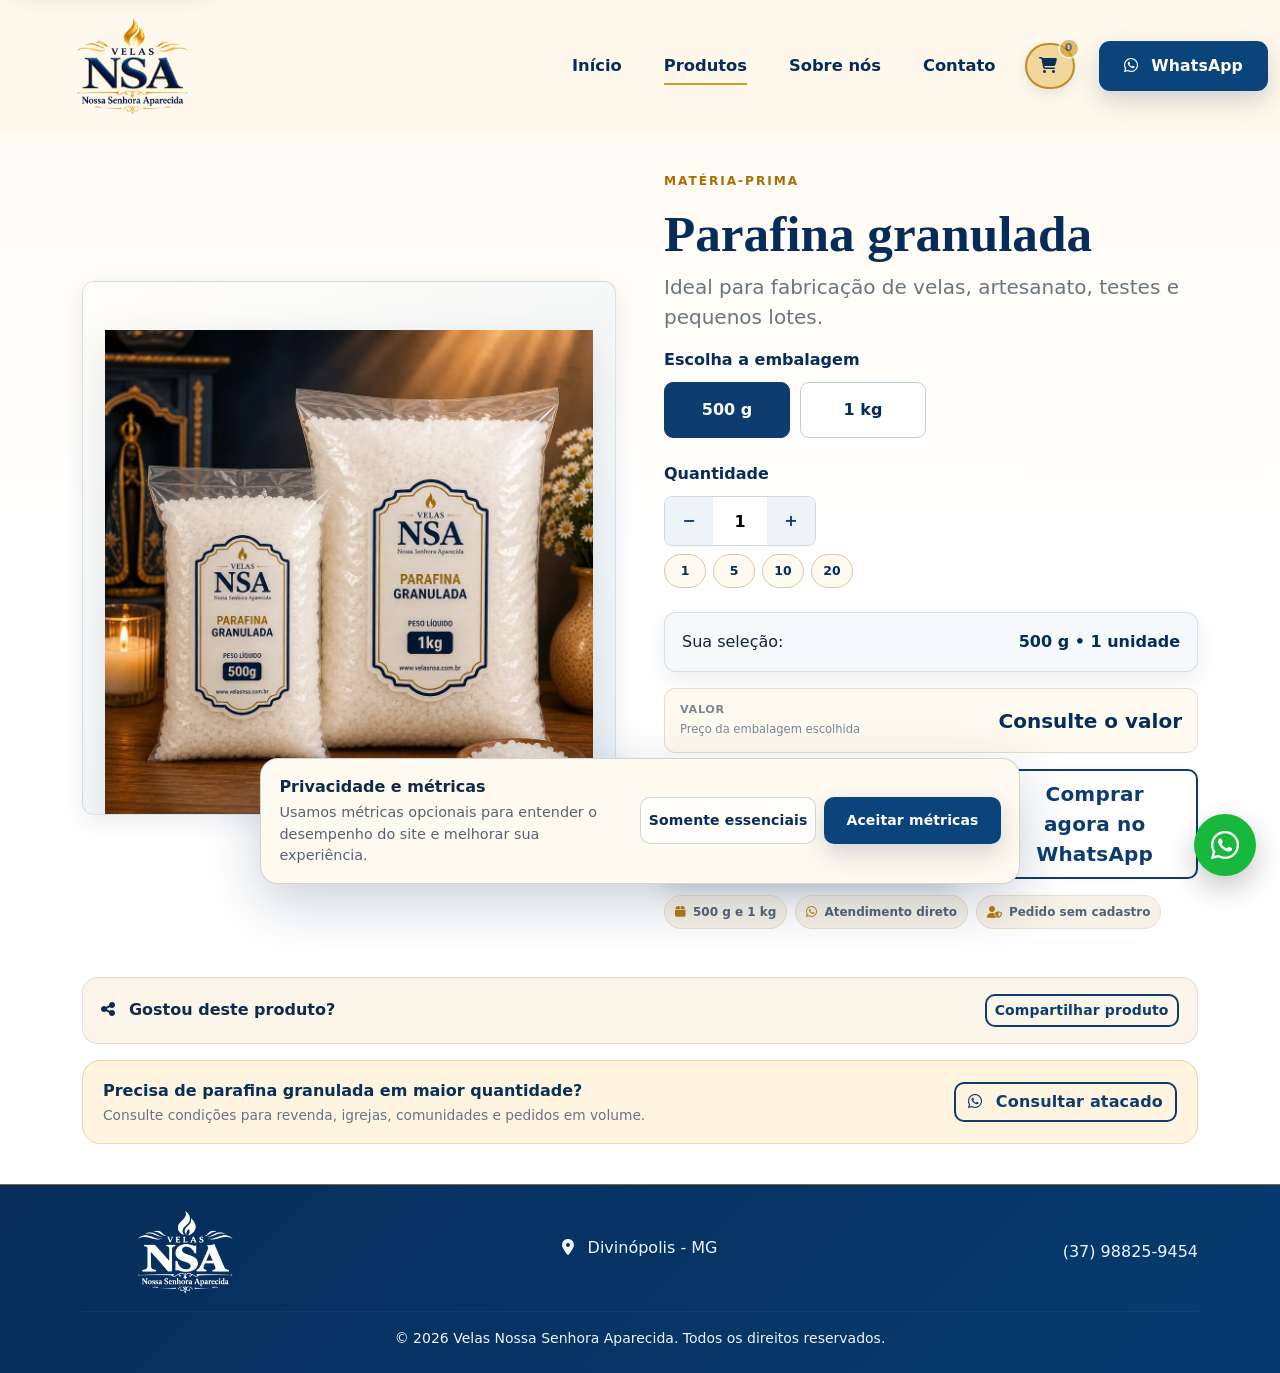
<file: produto-parafina.html>
<!DOCTYPE html>
<html lang="pt-BR">

<head>
  <meta charset="utf-8">
  <meta name="viewport" content="width=device-width, initial-scale=1">

  <title>Parafina Granulada 500 g e 1 kg | Velas Nossa Senhora Aparecida</title>

  <meta
    name="description"
    content="Parafina granulada em embalagens de 500 g e 1 kg para fabricação de velas, artesanato, testes e pequenos lotes. Solicite orçamento pelo WhatsApp."
  >

  <meta name="robots" content="index, follow">
  <meta name="theme-color" content="#062d59">

  <!-- Open Graph -->
  <meta property="og:locale" content="pt_BR">
  <meta property="og:type" content="product">
  <meta
    property="og:title"
    content="Parafina Granulada 500 g e 1 kg | Velas Nossa Senhora Aparecida"
  >
  <meta
    property="og:description"
    content="Parafina granulada em 500 g e 1 kg com atendimento direto pelo WhatsApp."
  >
  <meta
    property="og:url"
    content="https://www.velasnsa.com.br/produto-parafina.html"
  >
  <meta
    property="og:image"
    content="https://www.velasnsa.com.br/assets/img/parafina.webp"
  >
  <meta
    property="og:image:alt"
    content="Parafina granulada Velas NSA"
  >
  <meta property="og:site_name" content="Velas NSA">

  <!-- Twitter -->
  <meta name="twitter:card" content="summary_large_image">
  <meta
    name="twitter:title"
    content="Parafina Granulada 500 g e 1 kg | Velas NSA"
  >
  <meta
    name="twitter:description"
    content="Parafina granulada em embalagens de 500 g e 1 kg para fabricação de velas e artesanato."
  >
  <meta
    name="twitter:image"
    content="https://www.velasnsa.com.br/assets/img/parafina.webp"
  >

  <!-- Canonical -->
  <link
    rel="canonical"
    href="https://www.velasnsa.com.br/produto-parafina.html"
  >

  <!-- Favicon -->
  <link
    rel="icon"
    type="image/png"
    href="assets/img/logo-nsa-aparecida.png"
  >

  <!-- Conexões externas -->
  <link rel="preconnect" href="https://cdn.jsdelivr.net">
  <link rel="preconnect" href="https://cdnjs.cloudflare.com">

  <!-- Bootstrap -->
  <link
    href="https://cdn.jsdelivr.net/npm/bootstrap@5.3.8/dist/css/bootstrap.min.css"
    rel="stylesheet"
  >

  <!-- Font Awesome -->
  <link
    href="https://cdnjs.cloudflare.com/ajax/libs/font-awesome/6.7.2/css/all.min.css"
    rel="stylesheet"
  >

  <!-- CSS -->
  <link href="assets/css/style.css" rel="stylesheet">

  <!-- Dados estruturados da página -->
  <script type="application/ld+json">
  {
    "@context": "https://schema.org",
    "@type": "WebPage",
    "@id": "https://www.velasnsa.com.br/produto-parafina.html#webpage",
    "url": "https://www.velasnsa.com.br/produto-parafina.html",
    "name": "Parafina Granulada 500 g e 1 kg | Velas Nossa Senhora Aparecida",
    "description": "Parafina granulada em embalagens de 500 g e 1 kg para fabricação de velas, artesanato, testes e pequenos lotes. Consulte valores diretamente pelo WhatsApp.",
    "isPartOf": {
      "@type": "WebSite",
      "@id": "https://www.velasnsa.com.br/#website",
      "url": "https://www.velasnsa.com.br/",
      "name": "Fábrica de Velas NSA"
    },
    "about": {
      "@type": "Thing",
      "name": "Parafina granulada"
    },
    "primaryImageOfPage": {
      "@type": "ImageObject",
      "url": "https://www.velasnsa.com.br/assets/img/parafina.webp"
    }
  }
  </script>

  <!-- Breadcrumb -->
  <script type="application/ld+json">
  {
    "@context": "https://schema.org",
    "@type": "BreadcrumbList",
    "itemListElement": [
      {
        "@type": "ListItem",
        "position": 1,
        "name": "Início",
        "item": "https://www.velasnsa.com.br/"
      },
      {
        "@type": "ListItem",
        "position": 2,
        "name": "Parafina granulada",
        "item": "https://www.velasnsa.com.br/produto-parafina.html"
      }
    ]
  }
  </script>

</head>

<body data-page="parafina">

  <a class="skip-link" href="#conteudo-principal">
    Ir para o conteúdo
  </a>

  <!-- NAVBAR -->
  <nav class="navbar navbar-expand-lg fixed-top nsa-navbar">
    <div class="container py-2">

      <a
        class="navbar-brand logo-shell"
        href="index.html"
        aria-label="Velas Nossa Senhora Aparecida - início"
      >
        <img
          src="assets/img/logo-nsa-aparecida.png"
          alt="Velas Nossa Senhora Aparecida"
          class="brand-logo"
          data-config-logo
          width="900"
          height="616"
        >
      </a>

      <button
        class="navbar-toggler border-0 shadow-none"
        type="button"
        data-bs-toggle="collapse"
        data-bs-target="#mainNav"
        aria-controls="mainNav"
        aria-expanded="false"
        aria-label="Abrir menu"
      >
        <span class="navbar-toggler-icon"></span>
      </button>

      <div class="collapse navbar-collapse" id="mainNav">

        <ul class="navbar-nav ms-auto align-items-lg-center gap-lg-3">

          <li class="nav-item">
            <a class="nav-link" href="index.html">
              Início
            </a>
          </li>

          <li class="nav-item">
            <a class="nav-link active" href="index.html#produtos">
              Produtos
            </a>
          </li>

          <li class="nav-item">
            <a class="nav-link" href="index.html#sobre">
              Sobre nós
            </a>
          </li>

          <li class="nav-item">
            <a class="nav-link" href="index.html#contato">
              Contato
            </a>
          </li>

          <li class="nav-item mt-3 mt-lg-0">
            <button
              class="btn cart-nav-btn position-relative"
              data-nsa-cart
              type="button"
              aria-label="Abrir carrinho"
            >
              <i class="fa-solid fa-cart-shopping me-1"></i>

              <span class="d-lg-none ms-1">
                Carrinho
              </span>

              <span class="cart-count" data-cart-count>
                0
              </span>
            </button>
          </li>

          <li class="nav-item ms-lg-2 mt-3 mt-lg-0">

            <a
              class="btn btn-nsa px-4"
              href="https://wa.me/5537988259454"
              data-wa="Olá! Gostaria de um orçamento da Velas Nossa Senhora Aparecida."
              target="_blank"
              rel="noopener"
            >
              <i class="fa-brands fa-whatsapp me-2"></i>
              WhatsApp
            </a>

          </li>

        </ul>

      </div>
    </div>
  </nav>

  <!-- CONTEÚDO -->
  <main
    class="product-page"
    id="conteudo-principal"
  >

    <div class="container py-5">

      <div class="row g-5 align-items-center">

        <!-- FOTO -->
        <div class="col-lg-6">

          <div class="product-gallery reveal">

            <img
              src="assets/img/parafina.webp"
              alt="Parafina granulada Velas NSA em embalagens de 500 g e 1 kg"
              width="1000"
              height="1000"
              decoding="async"
              fetchpriority="high"
            >

          </div>

        </div>

        <!-- INFORMAÇÕES -->
        <div class="col-lg-6 reveal delay-1">

          <span class="eyebrow">
            Matéria-prima
          </span>

          <h1
            class="detail-title"
            data-config="parafinaTitulo"
          >
            Parafina granulada
          </h1>

          <p
            class="lead text-secondary"
            data-config="parafinaDescricao"
          >
            Ideal para fabricação de velas, artesanato,
            testes e pequenos lotes.
          </p>

          <!-- EMBALAGEM -->
          <div class="mb-4">

            <div class="option-title">
              Escolha a embalagem
            </div>

            <div
              class="option-grid"
              id="weightOptions"
            >

              <button
                class="option-btn active"
                data-weight="500 g"
              >
                500 g
              </button>

              <button
                class="option-btn"
                data-weight="1 kg"
              >
                1 kg
              </button>

            </div>

          </div>

          <!-- QUANTIDADE -->
          <div class="mb-4">

            <div class="option-title">
              Quantidade
            </div>

            <div class="quantity-box">

              <button
                id="minus"
                aria-label="Diminuir quantidade"
              >
                −
              </button>

              <input
                id="qty"
                aria-label="Quantidade de embalagens"
                inputmode="numeric"
                pattern="[0-9]*"
                value="1"
              >

              <button
                id="plus"
                aria-label="Aumentar quantidade"
              >
                +
              </button>

            </div>

            <div
              class="qty-presets mt-2"
              aria-label="Atalhos de quantidade"
            >

              <button type="button" data-qty-preset="1">
                1
              </button>

              <button type="button" data-qty-preset="5">
                5
              </button>

              <button type="button" data-qty-preset="10">
                10
              </button>

              <button type="button" data-qty-preset="20">
                20
              </button>

            </div>

          </div>

          <!-- RESUMO -->
          <div class="selection-summary mb-3">

            Sua seleção:

            <strong id="summary">
              500 g • 1 unidade
            </strong>

          </div>

          <!-- PREÇO / CONSULTA -->
          <div class="product-price-box mb-3">

            <div>

              <span>
                Valor
              </span>

              <small id="priceHelp">
                Preço da embalagem escolhida
              </small>

            </div>

            <strong id="selectedPrice">
              Consulte o valor
            </strong>

          </div>

          <!-- BOTÕES -->
          <div class="product-actions-grid mt-3">

            <button
              class="btn btn-nsa btn-lg"
              id="addToCart"
            >
              <i class="fa-solid fa-cart-plus me-2"></i>
              Adicionar ao carrinho
            </button>

            <button
              class="btn btn-outline-nsa btn-lg"
              id="whatsappOrder"
            >
              <i class="fa-brands fa-whatsapp me-2"></i>
              Comprar agora no WhatsApp
            </button>

          </div>

          <!-- CONFIANÇA -->
          <div class="conversion-trust mt-3">

            <span>
              <i class="fa-solid fa-box"></i>
              500 g e 1 kg
            </span>

            <span>
              <i class="fa-brands fa-whatsapp"></i>
              Atendimento direto
            </span>

            <span>
              <i class="fa-solid fa-user-shield"></i>
              Pedido sem cadastro
            </span>

          </div>

        </div>

      </div>

    </div>

    <!-- COMPARTILHAR -->
    <div class="container pb-3">

      <div class="product-share-bar">

        <span>
          <i class="fa-solid fa-share-nodes me-2"></i>
          Gostou deste produto?
        </span>

        <button
          class="btn btn-outline-nsa btn-sm"
          data-share-product
          type="button"
        >
          Compartilhar produto
        </button>

      </div>

    </div>

    <!-- ATACADO -->
    <section class="product-business-cta">

      <div class="container">

        <div class="business-cta-inner">

          <div>

            <strong>
              Precisa de parafina granulada em maior quantidade?
            </strong>

            <span>
              Consulte condições para revenda, igrejas,
              comunidades e pedidos em volume.
            </span>

          </div>

          <a
            class="btn btn-outline-nsa"
            href="https://wa.me/5537988259454"
            data-wa="Olá! Gostaria de consultar condições para compra de parafina granulada em maior quantidade."
            target="_blank"
            rel="noopener"
          >
            <i class="fa-brands fa-whatsapp me-2"></i>
            Consultar atacado
          </a>

        </div>

      </div>

    </section>

  </main>

  <!-- FOOTER -->
  <footer class="footer py-4">

    <div class="container">

      <div class="row align-items-center gy-3">

        <div class="col-md-4">

          <div class="footer-logo-shell footer-brand">

            <img
              src="assets/img/logo-nsa-aparecida.png"
              alt="Velas Nossa Senhora Aparecida"
              class="footer-logo footer-logo-natural"
              data-config-logo
              width="900"
              height="616"
            >

          </div>

        </div>

        <div class="col-md-4 text-md-center">

          <div>

            <i class="fa-solid fa-location-dot me-2"></i>

            <span data-config-location>
              Divinópolis - MG
            </span>

          </div>

          <div class="footer-social mt-2">

            <a
              aria-label="Instagram"
              data-social-link="instagram"
              data-social-network="instagram"
              hidden
              rel="noopener"
              target="_blank"
            >
              <i class="fa-brands fa-instagram"></i>
            </a>

            <a
              aria-label="Facebook"
              data-social-link="facebook"
              data-social-network="facebook"
              hidden
              rel="noopener"
              target="_blank"
            >
              <i class="fa-brands fa-facebook-f"></i>
            </a>

            <a
              aria-label="TikTok"
              data-social-link="tiktok"
              data-social-network="tiktok"
              hidden
              rel="noopener"
              target="_blank"
            >
              <i class="fa-brands fa-tiktok"></i>
            </a>

          </div>

        </div>

        <div class="col-md-4 text-md-end">

          <a
            class="footer-contact-link"
            data-config-phone
            data-wa="Olá! Gostaria de um orçamento da Velas Nossa Senhora Aparecida."
            href="https://wa.me/5537988259454"
            target="_blank"
            rel="noopener"
          >
            <i class="fa-brands fa-whatsapp me-2"></i>
            (37) 98825-9454
          </a>

        </div>

      </div>

      <hr>

      <div class="small text-center">
        © <span id="year"></span>
        Velas Nossa Senhora Aparecida.
        Todos os direitos reservados.
      </div>

    </div>

  </footer>

  <!-- BOTÃO MOBILE -->
  <div class="mobile-product-cta">

    <button
      class="btn btn-nsa w-100"
      id="addToCartMobile"
    >
      <i class="fa-solid fa-cart-plus me-2"></i>
      Adicionar ao carrinho
    </button>

  </div>

  <!-- WHATSAPP FLUTUANTE -->
  <a
    class="floating-whatsapp"
    aria-label="Falar no WhatsApp"
    data-wa="Olá! Gostaria de um orçamento de parafina granulada."
    href="https://wa.me/5537988259454?text=Olá!%20Gostaria%20de%20um%20orçamento%20de%20parafina%20granulada."
    target="_blank"
    rel="noopener"
  >
    <i class="fa-brands fa-whatsapp"></i>
  </a>

  <!-- SCRIPTS -->
  <script src="https://cdn.jsdelivr.net/npm/bootstrap@5.3.8/dist/js/bootstrap.bundle.min.js"></script>

  <script src="assets/js/config.js"></script>
  <script src="assets/js/site-config.js"></script>
  <script src="assets/js/analytics.js"></script>
  <script src="assets/js/social.js"></script>
  <script src="assets/js/cart.js"></script>
  <script src="assets/js/parafina.js"></script>

</body>
</html>
</file>
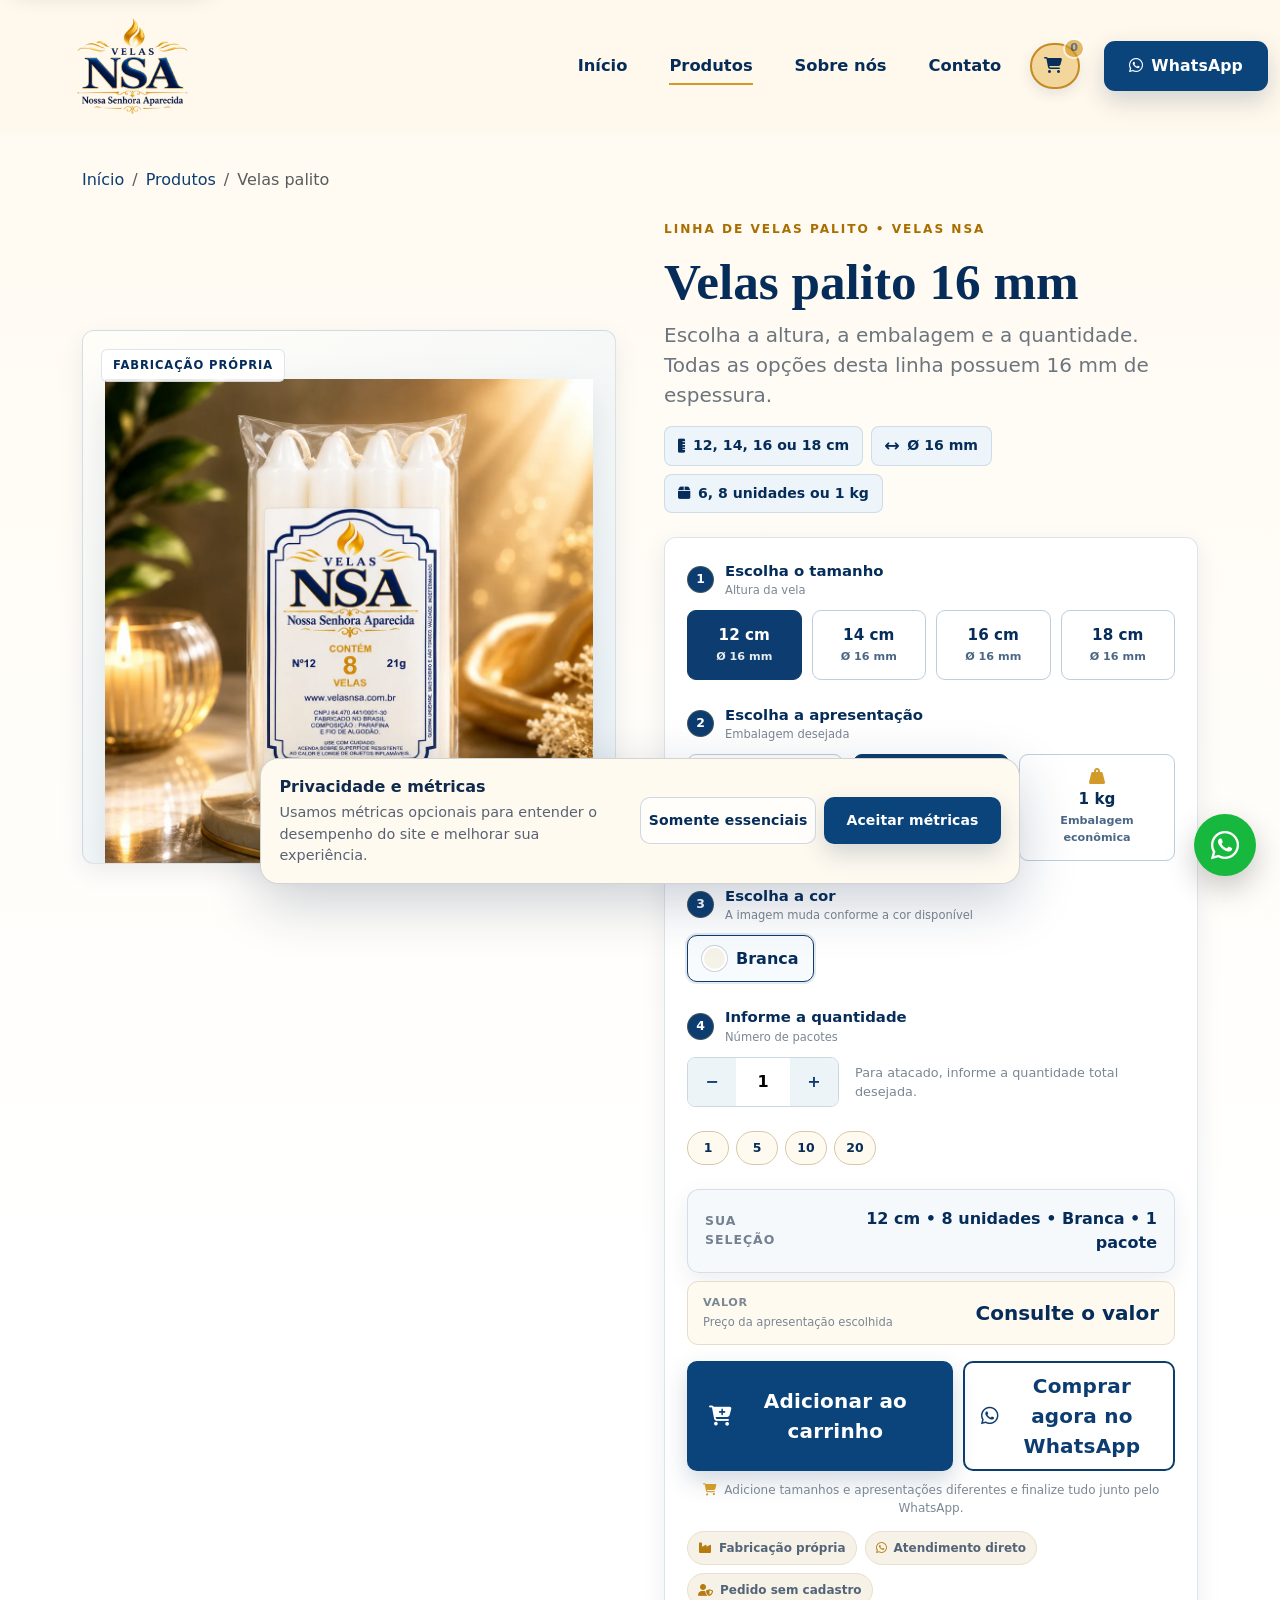
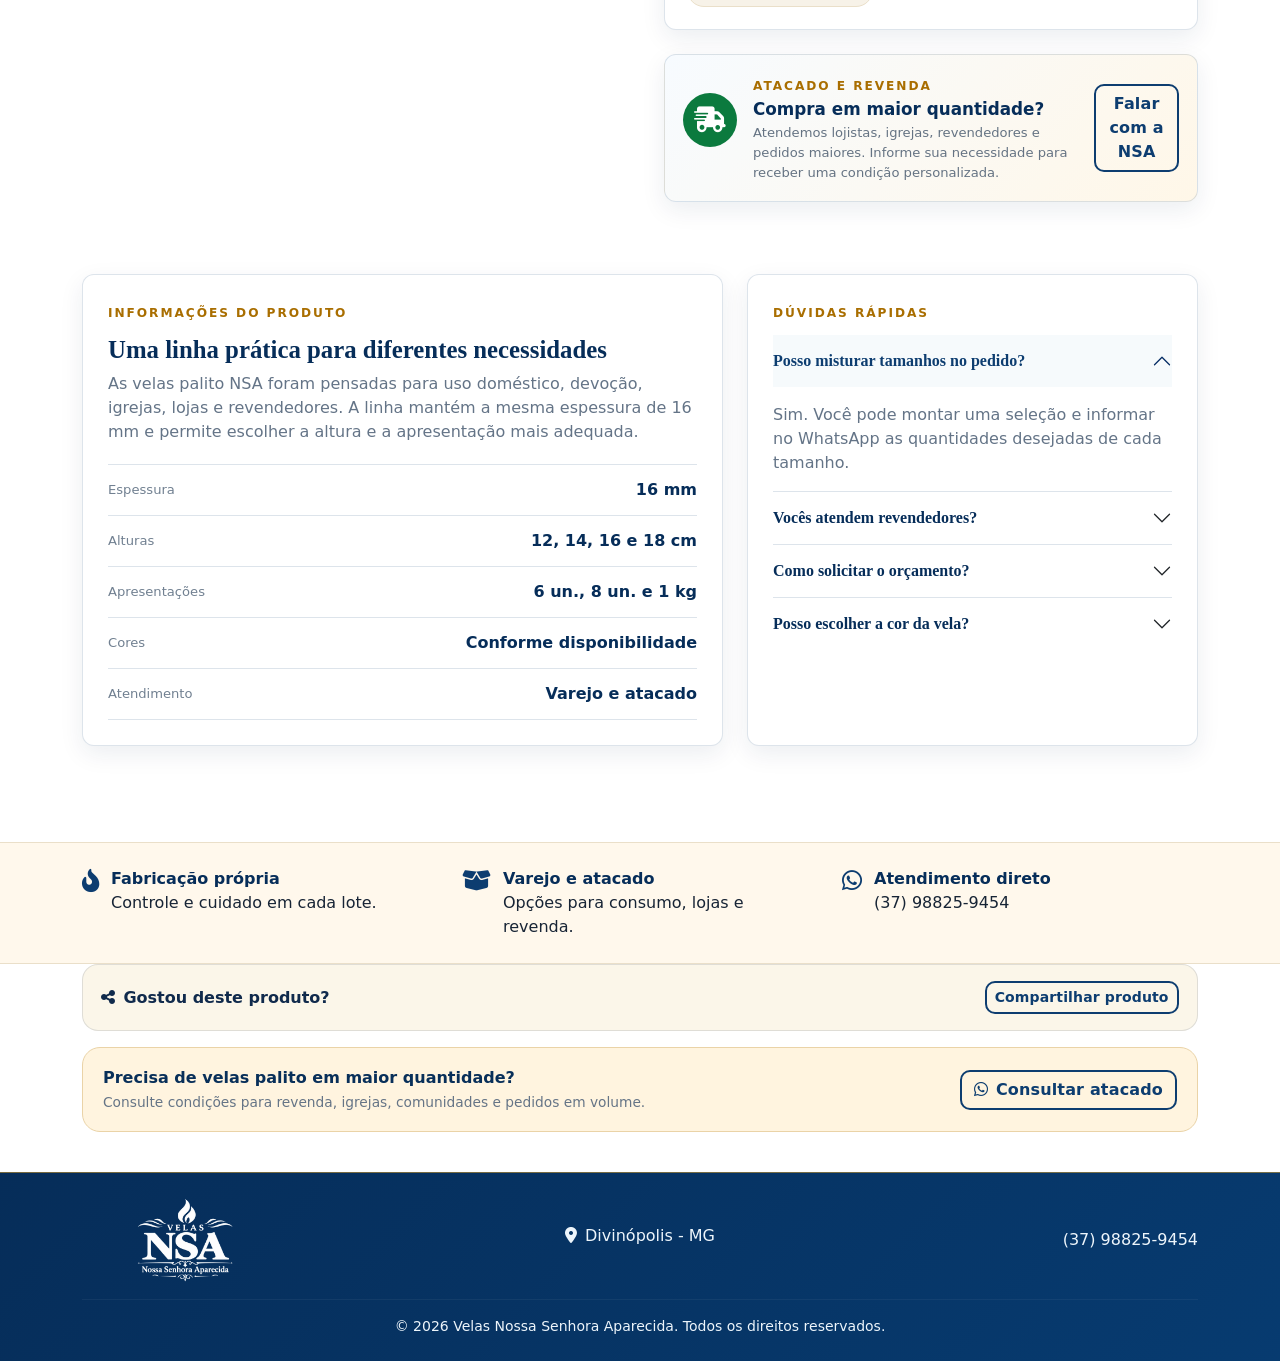
<file: produto-velas.html>
<!DOCTYPE html>

<html lang="pt-BR">
<head>
<meta charset="utf-8"/>
<meta content="width=device-width, initial-scale=1" name="viewport"/>
<title>Velas Palito 16 mm | Velas Nossa Senhora Aparecida</title>
<meta content="Escolha velas palito de 16 mm nos tamanhos 12, 14, 16 e 18 cm, em pacotes com 6 ou 8 unidades ou embalagem de 1 kg. Solicite orçamento pelo WhatsApp." name="description"/>
<meta content="index, follow" name="robots"/>
<meta content="#062d59" name="theme-color"/>
<meta content="pt_BR" property="og:locale"/>
<meta content="product" property="og:type"/>
<meta content="Velas Palito 16 mm | Velas Nossa Senhora Aparecida" property="og:title"/>
<meta content="Velas palito de 12, 14, 16 e 18 cm com 16 mm de espessura. Pacotes com 6 ou 8 unidades e embalagem de 1 kg." property="og:description"/>
<link href="https://www.velasnsa.com.br/produto-velas.html" rel="canonical"/>
<meta content="https://www.velasnsa.com.br/produto-velas.html" property="og:url"/>
<meta content="https://www.velasnsa.com.br/assets/img/pack_8_12.webp" property="og:image"/>
<meta content="Velas NSA - Nossa Senhora Aparecida" property="og:image:alt"/>
<meta content="summary_large_image" name="twitter:card"/>
<meta content="Velas Palito 16 mm | Velas NSA" name="twitter:title"/>
<meta content="Velas palito de 12, 14, 16 e 18 cm em pacotes de 6, 8 unidades e 1 kg." name="twitter:description"/>
<meta content="https://www.velasnsa.com.br/assets/img/pack_8_12.webp" name="twitter:image"/>
<meta content="Velas NSA" property="og:site_name"/>
<link href="assets/img/logo-nsa-aparecida.png" rel="icon" type="image/png"/>
<link href="https://cdn.jsdelivr.net" rel="preconnect"/>
<link href="https://cdnjs.cloudflare.com" rel="preconnect"/>
<link href="https://cdn.jsdelivr.net/npm/bootstrap@5.3.8/dist/css/bootstrap.min.css" rel="stylesheet"/>
<link href="https://cdnjs.cloudflare.com/ajax/libs/font-awesome/6.7.2/css/all.min.css" rel="stylesheet"/>
<link href="assets/css/style.css" rel="stylesheet"/>
<script type="application/ld+json">
{
  "@context": "https://schema.org",
  "@type": "WebPage",
  "@id": "https://www.velasnsa.com.br/produto-velas.html#webpage",
  "url": "https://www.velasnsa.com.br/produto-velas.html",
  "name": "Velas Palito 16 mm | Velas Nossa Senhora Aparecida",
  "description": "Velas palito de 16 mm nos tamanhos 12, 14, 16 e 18 cm, em pacotes com 6 ou 8 unidades e embalagem de 1 kg. Consulte valores diretamente pelo WhatsApp.",
  "isPartOf": {
    "@type": "WebSite",
    "@id": "https://www.velasnsa.com.br/#website",
    "url": "https://www.velasnsa.com.br/",
    "name": "Fábrica de Velas NSA"
  },
  "about": {
    "@type": "Thing",
    "name": "Velas palito 16 mm"
  },
  "primaryImageOfPage": {
    "@type": "ImageObject",
    "url": "https://www.velasnsa.com.br/assets/img/pack_8_12.webp"
  }
}
</script>
<script type="application/ld+json">{"@context":"https://schema.org","@type":"BreadcrumbList","itemListElement":[{"@type":"ListItem","position":1,"name":"Início","item":"https://www.velasnsa.com.br/"},{"@type":"ListItem","position":2,"name":"Velas palito","item":"https://www.velasnsa.com.br/produto-velas.html"}]}</script>
</head>
<body data-page="velas"><a class="skip-link" href="#conteudo-principal">Ir para o conteúdo</a>
<nav class="navbar navbar-expand-lg fixed-top nsa-navbar">
<div class="container py-2">
<a aria-label="Velas Nossa Senhora Aparecida - início" class="navbar-brand logo-shell" href="index.html"><img alt="Velas Nossa Senhora Aparecida" class="brand-logo" data-config-logo="" height="616" src="assets/img/logo-nsa-aparecida.png" width="900"/></a>
<button aria-controls="mainNav" aria-expanded="false" aria-label="Abrir menu" class="navbar-toggler border-0 shadow-none" data-bs-target="#mainNav" data-bs-toggle="collapse" type="button"><span class="navbar-toggler-icon"></span></button>
<div class="collapse navbar-collapse" id="mainNav">
<ul class="navbar-nav ms-auto align-items-lg-center gap-lg-3">
<li class="nav-item"><a class="nav-link" href="index.html">Início</a></li>
<li class="nav-item"><a class="nav-link active" href="index.html#produtos">Produtos</a></li>
<li class="nav-item"><a class="nav-link" href="index.html#sobre">Sobre nós</a></li>
<li class="nav-item"><a class="nav-link" href="index.html#contato">Contato</a></li>
<li class="nav-item mt-3 mt-lg-0"><button aria-label="Abrir carrinho" class="btn cart-nav-btn position-relative" data-nsa-cart="" type="button"><i class="fa-solid fa-cart-shopping me-1"></i><span class="d-lg-none ms-1">Carrinho</span><span class="cart-count" data-cart-count="">0</span></button></li><li class="nav-item ms-lg-2 mt-3 mt-lg-0"><a class="btn btn-nsa px-4" data-wa="Olá! Gostaria de um orçamento da Velas Nossa Senhora Aparecida." href="https://wa.me/5537988259454" rel="noopener" target="_blank"><i class="fa-brands fa-whatsapp me-2"></i>WhatsApp</a></li>
</ul>
</div>
</div>
</nav>
<main class="product-page" id="conteudo-principal">
<div class="container py-4 py-lg-5">
<nav aria-label="breadcrumb"><ol class="breadcrumb mb-4"><li class="breadcrumb-item"><a href="index.html">Início</a></li><li class="breadcrumb-item"><a href="index.html#produtos">Produtos</a></li><li class="breadcrumb-item active">Velas palito</li></ol></nav>
<div class="row g-4 g-xl-5 align-items-start">
<div class="col-lg-6">
<div class="product-gallery reveal sticky-lg-top gallery-sticky">
<span class="gallery-label">Fabricação própria</span>
<img alt="Velas palito NSA" height="1000" id="productImage" src="assets/img/pack_8_12.webp" width="1000"/>
<div class="gallery-note">Imagem meramente ilustrativa</div>
</div>
</div>
<div class="col-lg-6 reveal delay-1">
<span class="eyebrow">Linha de velas palito • Velas NSA</span>
<h1 class="detail-title" data-config="velasTitulo">Velas palito 16 mm</h1>
<p class="lead text-secondary mb-3" data-config="velasDescricao">Escolha a altura, a embalagem e a quantidade. Todas as opções desta linha possuem <strong>16 mm de espessura</strong>.</p>
<div class="d-flex flex-wrap gap-2 mb-4">
<span class="spec-badge"><i class="fa-solid fa-ruler-vertical"></i> 12, 14, 16 ou 18 cm</span>
<span class="spec-badge"><i class="fa-solid fa-arrows-left-right"></i> Ø 16 mm</span>
<span class="spec-badge"><i class="fa-solid fa-box"></i> 6, 8 unidades ou 1 kg</span>
</div>
<div class="buy-panel">
<div class="option-step"><span>1</span><div><strong>Escolha o tamanho</strong><small>Altura da vela</small></div></div>
<div class="option-grid mb-4" id="sizeOptions">
<button class="option-btn active" data-size="12 cm"><strong>12 cm</strong><small>Ø 16 mm</small></button>
<button class="option-btn" data-size="14 cm"><strong>14 cm</strong><small>Ø 16 mm</small></button>
<button class="option-btn" data-size="16 cm"><strong>16 cm</strong><small>Ø 16 mm</small></button>
<button class="option-btn" data-size="18 cm"><strong>18 cm</strong><small>Ø 16 mm</small></button>
</div>
<div class="option-step"><span>2</span><div><strong>Escolha a apresentação</strong><small>Embalagem desejada</small></div></div>
<div class="package-grid mb-4" id="packageOptions">
<button class="option-btn package-btn" data-img="assets/img/pack_6.webp" data-package="6 unidades"><i class="fa-solid fa-box-open"></i><strong>6 unidades</strong><small>Pacote</small></button>
<button class="option-btn package-btn active" data-img="assets/img/pack_8_todas.webp" data-package="8 unidades"><i class="fa-solid fa-box-open"></i><strong>8 unidades</strong><small>Pacote</small></button>
<button class="option-btn package-btn" data-img="assets/img/pack_1kg.webp" data-package="1 kg"><i class="fa-solid fa-weight-hanging"></i><strong>1 kg</strong><small>Embalagem econômica</small></button>
</div>
<div class="option-step"><span>3</span><div><strong>Escolha a cor</strong><small>A imagem muda conforme a cor disponível</small></div></div>
<div class="color-grid mb-4" id="colorOptions"></div>
<div class="option-step"><span>4</span><div><strong>Informe a quantidade</strong><small>Número de pacotes</small></div></div>
<div class="d-flex flex-wrap align-items-center gap-3 mb-4">
<div class="quantity-box"><button aria-label="Diminuir" id="minus">−</button><input aria-label="Quantidade de pacotes" id="qty" inputmode="numeric" pattern="[0-9]*" value="1"/><button aria-label="Aumentar" id="plus">+</button></div>
<span class="quantity-help">Para atacado, informe a quantidade total desejada.</span><div aria-label="Atalhos de quantidade" class="qty-presets mt-2"><button data-qty-preset="1" type="button">1</button><button data-qty-preset="5" type="button">5</button><button data-qty-preset="10" type="button">10</button><button data-qty-preset="20" type="button">20</button></div>
</div>
<div class="selection-summary mb-2"><span>Sua seleção</span><strong id="summary">12 cm • 8 unidades • Branca • 1 pacote</strong></div>
<div class="product-price-box mb-3"><div><span>Valor</span><small id="priceHelp">Preço da apresentação escolhida</small></div><strong id="selectedPrice">Consulte o valor</strong></div>
<div class="product-actions-grid">
<button class="btn btn-nsa btn-lg" id="addToCart"><i class="fa-solid fa-cart-plus me-2"></i>Adicionar ao carrinho</button>
<button class="btn btn-outline-nsa btn-lg" id="whatsappOrder"><i class="fa-brands fa-whatsapp me-2"></i>Comprar agora no WhatsApp</button>
</div>
<div class="secure-note"><i class="fa-solid fa-cart-shopping"></i> Adicione tamanhos e apresentações diferentes e finalize tudo junto pelo WhatsApp.</div><div class="conversion-trust"><span><i class="fa-solid fa-industry"></i> Fabricação própria</span><span><i class="fa-brands fa-whatsapp"></i> Atendimento direto</span><span><i class="fa-solid fa-user-shield"></i> Pedido sem cadastro</span></div>
</div>
<div class="wholesale-card mt-4">
<div class="wholesale-icon"><i class="fa-solid fa-truck-fast"></i></div>
<div class="flex-grow-1"><span class="eyebrow mb-1">Atacado e revenda</span><h3>Compra em maior quantidade?</h3><p>Atendemos lojistas, igrejas, revendedores e pedidos maiores. Informe sua necessidade para receber uma condição personalizada.</p></div>
<a class="btn btn-outline-nsa" data-wa="Olá! Gostaria de uma condição para atacado ou revenda da Velas NSA." href="https://wa.me/5537988259454?text=Olá!%20Gostaria%20de%20uma%20condição%20para%20atacado%20ou%20revenda%20da%20Velas%20NSA." rel="noopener" target="_blank">Falar com a NSA</a>
</div>
</div>
</div>
<section class="product-details-section mt-5 pt-lg-4">
<div class="row g-4">
<div class="col-lg-7 reveal">
<div class="details-card h-100">
<span class="eyebrow">Informações do produto</span>
<h2>Uma linha prática para diferentes necessidades</h2>
<p>As velas palito NSA foram pensadas para uso doméstico, devoção, igrejas, lojas e revendedores. A linha mantém a mesma espessura de 16 mm e permite escolher a altura e a apresentação mais adequada.</p>
<div class="spec-table">
<div><span>Espessura</span><strong data-config-thickness="">16 mm</strong></div>
<div><span>Alturas</span><strong>12, 14, 16 e 18 cm</strong></div>
<div><span>Apresentações</span><strong>6 un., 8 un. e 1 kg</strong></div>
<div><span>Cores</span><strong>Conforme disponibilidade</strong></div>
<div><span>Atendimento</span><strong>Varejo e atacado</strong></div>
</div>
</div>
</div>
<div class="col-lg-5 reveal delay-1">
<div class="details-card h-100 faq-card">
<span class="eyebrow">Dúvidas rápidas</span>
<div class="accordion accordion-flush" id="faqProduct">
<div class="accordion-item"><h2 class="accordion-header"><button class="accordion-button" data-bs-target="#faq1" data-bs-toggle="collapse" type="button">Posso misturar tamanhos no pedido?</button></h2><div class="accordion-collapse collapse show" data-bs-parent="#faqProduct" id="faq1"><div class="accordion-body">Sim. Você pode montar uma seleção e informar no WhatsApp as quantidades desejadas de cada tamanho.</div></div></div>
<div class="accordion-item"><h2 class="accordion-header"><button class="accordion-button collapsed" data-bs-target="#faq2" data-bs-toggle="collapse" type="button">Vocês atendem revendedores?</button></h2><div class="accordion-collapse collapse" data-bs-parent="#faqProduct" id="faq2"><div class="accordion-body">Sim. A Velas NSA atende revenda e atacado. As condições podem variar conforme volume e composição do pedido.</div></div></div>
<div class="accordion-item"><h2 class="accordion-header"><button class="accordion-button collapsed" data-bs-target="#faq3" data-bs-toggle="collapse" type="button">Como solicitar o orçamento?</button></h2><div class="accordion-collapse collapse" data-bs-parent="#faqProduct" id="faq3"><div class="accordion-body">Escolha as opções nesta página e clique no botão de WhatsApp. A mensagem será aberta com os dados da seleção.</div></div></div>
<div class="accordion-item"><h2 class="accordion-header"><button class="accordion-button collapsed" data-bs-target="#faq4" data-bs-toggle="collapse" type="button">Posso escolher a cor da vela?</button></h2><div class="accordion-collapse collapse" data-bs-parent="#faqProduct" id="faq4"><div class="accordion-body">Sim. As cores disponíveis aparecem na área de compra. Ao escolher outra cor, a imagem do produto é atualizada automaticamente.</div></div></div>
</div>
</div>
</div>
</div>
</section>
</div>
<section class="info-strip mt-5 py-4"><div class="container"><div class="row g-4"><div class="col-md-4"><div class="info-item"><i class="fa-solid fa-fire-flame-curved"></i><div><strong>Fabricação própria</strong><span>Controle e cuidado em cada lote.</span></div></div></div><div class="col-md-4"><div class="info-item"><i class="fa-solid fa-box-open"></i><div><strong>Varejo e atacado</strong><span>Opções para consumo, lojas e revenda.</span></div></div></div><div class="col-md-4"><div class="info-item"><i class="fa-brands fa-whatsapp"></i><div><strong>Atendimento direto</strong><span data-config-phone="">(37) 98825-9454</span></div></div></div></div></div></section>
<div class="container pb-3"><div class="product-share-bar"><span><i class="fa-solid fa-share-nodes me-2"></i>Gostou deste produto?</span><button class="btn btn-outline-nsa btn-sm" data-share-product="" type="button">Compartilhar produto</button></div></div>
<section class="product-business-cta"><div class="container"><div class="business-cta-inner"><div><strong>Precisa de velas palito em maior quantidade?</strong><span>Consulte condições para revenda, igrejas, comunidades e pedidos em volume.</span></div><a class="btn btn-outline-nsa" data-wa="Olá! Gostaria de consultar condições para compra de velas palito em maior quantidade." href="https://wa.me/5537988259454" rel="noopener" target="_blank"><i class="fa-brands fa-whatsapp me-2"></i>Consultar atacado</a></div></div></section></main>
<footer class="footer py-4"><div class="container"><div class="row align-items-center gy-3"><div class="col-md-4"><div class="footer-logo-shell footer-brand"><img alt="Velas Nossa Senhora Aparecida" class="footer-logo footer-logo-natural" data-config-logo="" height="616" src="assets/img/logo-nsa-aparecida.png" width="900"/></div></div><div class="col-md-4 text-md-center"><div><i class="fa-solid fa-location-dot me-2"></i><span data-config-location="">Divinópolis - MG</span></div><div class="footer-social mt-2"><a aria-label="Instagram" data-social-link="instagram" data-social-network="instagram" hidden="" rel="noopener" target="_blank"><i class="fa-brands fa-instagram"></i></a><a aria-label="Facebook" data-social-link="facebook" data-social-network="facebook" hidden="" rel="noopener" target="_blank"><i class="fa-brands fa-facebook-f"></i></a><a aria-label="TikTok" data-social-link="tiktok" data-social-network="tiktok" hidden="" rel="noopener" target="_blank"><i class="fa-brands fa-tiktok"></i></a></div></div><div class="col-md-4 text-md-end"><a class="footer-contact-link" data-config-phone="" data-wa="Olá! Gostaria de um orçamento da Velas Nossa Senhora Aparecida." href="https://wa.me/5537988259454" rel="noopener" target="_blank"><i class="fa-brands fa-whatsapp me-2"></i>(37) 98825-9454</a></div></div><hr/><div class="small text-center">© <span id="year"></span> Velas Nossa Senhora Aparecida. Todos os direitos reservados.</div></div></footer>
<a aria-label="Falar no WhatsApp" class="floating-whatsapp" data-wa="Olá! Gostaria de um orçamento da Velas Nossa Senhora Aparecida." href="https://wa.me/5537988259454" rel="noopener" target="_blank"><i class="fa-brands fa-whatsapp"></i></a>
<div class="mobile-product-cta"><button class="btn btn-nsa w-100" id="addToCartMobile"><i class="fa-solid fa-cart-plus me-2"></i>Adicionar ao carrinho</button></div>
<script src="https://cdn.jsdelivr.net/npm/bootstrap@5.3.8/dist/js/bootstrap.bundle.min.js"></script>
<script src="assets/js/config.js"></script><script src="assets/js/site-config.js"></script><script src="assets/js/analytics.js"></script><script src="assets/js/social.js"></script><script src="assets/js/cart.js"></script><script src="assets/js/product.js"></script>
</body>
</html>
</file>
<file: assets/css/style.css>
:root{--blue:#123f72;--blue-dark:#0a294e;--blue-mid:#24639b;--sky:#dbeaf6;--cream:#fff7e8;--cream-2:#f6ead1;--gold:#c89432;--ink:#172435;--muted:#66717e;--white:#fff;--line:rgba(18,63,114,.14)}
*{box-sizing:border-box}html{scroll-behavior:smooth;scroll-padding-top:92px}body{font-family:Inter,ui-sans-serif,system-ui,-apple-system,"Segoe UI",sans-serif;color:var(--ink);background:#fff;overflow-x:hidden}.nsa-navbar{background:rgba(255,249,239,.96);backdrop-filter:blur(12px);border-bottom:1px solid var(--line);transition:.3s}.nsa-navbar.scrolled{box-shadow:0 10px 35px rgba(11,42,78,.10)}.brand-logo{width:170px;height:68px;object-fit:contain;mix-blend-mode:multiply}.nav-link{font-weight:750;color:var(--blue-dark)!important;position:relative}.nav-link:after{content:"";position:absolute;left:.5rem;right:.5rem;bottom:.2rem;height:2px;background:var(--gold);transform:scaleX(0);transition:.25s}.nav-link:hover:after,.nav-link.active:after{transform:scaleX(1)}.dropdown-item:active{background:var(--blue)}.btn-nsa{background:linear-gradient(135deg,var(--blue-mid),var(--blue-dark));color:#fff;border:none;border-radius:999px;font-weight:800;box-shadow:0 10px 25px rgba(18,63,114,.22);transition:.25s}.btn-nsa:hover{color:#fff;transform:translateY(-2px);box-shadow:0 14px 30px rgba(18,63,114,.3)}.btn-outline-nsa{border:2px solid var(--blue);color:var(--blue);border-radius:999px;font-weight:800}.btn-outline-nsa:hover{background:var(--blue);color:#fff}.hero{min-height:740px;padding:145px 0 105px;position:relative;background:radial-gradient(circle at 22% 34%,#fffdf8 0,#fff7e8 37%,#e8f0f4 72%,#d2e2ec 100%);overflow:hidden}.hero:before{content:"";position:absolute;right:-5%;top:9%;width:57%;height:81%;background:url('../img/sobre-nos-velas-nsa.webp') center/cover no-repeat;border-radius:48% 0 0 48%;opacity:.32;filter:saturate(.72) sepia(.08);mask-image:linear-gradient(to left,#000 62%,transparent)}.hero-glow{position:absolute;inset:0;background:linear-gradient(90deg,rgba(255,249,239,.99) 0%,rgba(255,249,239,.88) 42%,rgba(219,234,246,.18) 77%)}.eyebrow{display:inline-block;text-transform:uppercase;letter-spacing:.12em;font-size:.78rem;font-weight:900;color:var(--gold);margin-bottom:.8rem}.hero h1{font-family:Georgia,"Times New Roman",serif;color:var(--blue-dark);font-size:clamp(2.6rem,5vw,4.85rem);line-height:.99;font-weight:800;max-width:760px}.hero h1 span{color:var(--blue-mid)}.hero-copy{font-size:1.08rem;color:#405064;max-width:600px;margin:1.5rem 0 2rem}.hero-showcase{position:relative;height:470px;perspective:1000px}.product-float,.paraffin-float{position:absolute;filter:drop-shadow(0 24px 30px rgba(11,42,78,.16));animation:float 5s ease-in-out infinite}.product-float img{max-height:335px;max-width:215px}.product-float.one{left:2%;bottom:25px;transform:rotate(-2deg)}.product-float.two{left:28%;bottom:34px;animation-delay:.5s}.product-float.three{left:52%;bottom:28px;animation-delay:1s}.product-float.three img{max-width:245px}.paraffin-float{right:-1%;bottom:8px;animation-delay:1.5s}.paraffin-float img{width:260px;border-radius:40%}.hero-wave{position:absolute;bottom:-1px;left:0;right:0;height:72px;background:#fff;clip-path:ellipse(65% 55% at 50% 100%)}@keyframes float{0%,100%{translate:0 0}50%{translate:0 -12px}}.section-products{background:#fff}.section-heading span{color:var(--gold);font-weight:900;text-transform:uppercase;letter-spacing:.13em;font-size:.78rem}.section-heading h2{font-family:Georgia,"Times New Roman",serif;color:var(--blue-dark);font-size:clamp(2rem,4vw,3.2rem);font-weight:800}.section-heading p{color:var(--muted)}.product-card{background:#fff;border:1px solid var(--line);border-radius:22px;overflow:hidden;box-shadow:0 10px 35px rgba(11,42,78,.07);transition:.3s}.product-card:hover{transform:translateY(-8px);box-shadow:0 18px 45px rgba(11,42,78,.14)}.product-card-link{text-decoration:none;color:inherit;display:block;height:100%}.product-image{height:250px;background:linear-gradient(145deg,#fffdf8,#edf4f8);display:flex;align-items:center;justify-content:center;overflow:hidden}.product-image img{max-width:78%;max-height:92%;object-fit:contain;transition:.35s}.product-card:hover .product-image img{transform:scale(1.05)}.product-image.paraffin img{max-width:95%;border-radius:22px}.product-tag{font-size:.72rem;text-transform:uppercase;font-weight:900;color:var(--gold)}.product-card h3{font-size:1.25rem;color:var(--blue-dark);font-weight:850;margin:.4rem 0 .7rem}.product-card p{color:#607083;font-size:.94rem;min-height:70px}.product-link{font-weight:900;color:var(--blue);text-decoration:none}.product-link i{transition:.2s}.product-card:hover .product-link i{transform:translateX(4px)}.about-section{background:linear-gradient(135deg,#fffaf0,#eaf2f7)}.about-photo{position:relative}.about-photo img{width:100%;height:500px;object-fit:cover;border-radius:28px;box-shadow:0 20px 60px rgba(11,42,78,.16)}.about-badge{position:absolute;right:-18px;bottom:28px;background:#fff;border-radius:18px;padding:16px 20px;display:flex;align-items:center;gap:14px;box-shadow:0 12px 35px rgba(11,42,78,.15)}.about-badge i{font-size:2rem;color:var(--gold)}.about-badge span{font-size:.85rem}.mini-feature{display:flex;gap:14px;background:rgba(255,255,255,.76);border:1px solid var(--line);border-radius:16px;padding:16px;height:100%}.mini-feature i{color:var(--blue-mid);font-size:1.55rem}.mini-feature strong{display:block;color:var(--blue-dark)}.mini-feature small{color:#607083}.cta-section{background:#fff}.cta-box{background:linear-gradient(135deg,var(--blue),var(--blue-dark));color:#fff;border-radius:28px;padding:42px;display:flex;align-items:center;justify-content:space-between;gap:30px;box-shadow:0 22px 50px rgba(11,42,78,.22)}.cta-box h2{font-family:Georgia,"Times New Roman",serif;font-weight:800}.cta-box p{margin:0;max-width:720px;color:#eaf4fb}.footer{background:var(--blue-dark);color:#edf5fb}.footer-logo{width:150px;height:66px;object-fit:contain;filter:brightness(0) invert(1);opacity:.95}.footer hr{border-color:rgba(255,255,255,.18)}.floating-whatsapp{position:fixed;right:24px;bottom:24px;width:62px;height:62px;border-radius:50%;display:grid;place-items:center;background:#16b83e;color:#fff;font-size:2rem;text-decoration:none;z-index:1000;box-shadow:0 12px 30px rgba(0,0,0,.22);animation:pulse 2.2s infinite}.floating-whatsapp:hover{color:#fff;transform:scale(1.06)}@keyframes pulse{0%,100%{box-shadow:0 0 0 0 rgba(22,184,62,.35),0 12px 30px rgba(0,0,0,.2)}50%{box-shadow:0 0 0 14px rgba(22,184,62,0),0 12px 30px rgba(0,0,0,.2)}}.back-top{position:fixed;right:32px;bottom:96px;width:42px;height:42px;border:none;border-radius:50%;background:#fff;color:var(--blue);box-shadow:0 6px 20px rgba(0,0,0,.13);opacity:0;pointer-events:none;transition:.25s;z-index:900}.back-top.show{opacity:1;pointer-events:auto}.reveal{opacity:0;transform:translateY(28px);transition:opacity .75s ease,transform .75s ease}.reveal.visible{opacity:1;transform:none}.delay-1{transition-delay:.12s}.delay-2{transition-delay:.24s}.delay-3{transition-delay:.36s}
/* página de produto */.product-page{padding-top:125px;background:linear-gradient(180deg,#fffaf0 0,#fff 46%)}.breadcrumb a{color:var(--blue);text-decoration:none}.product-gallery{background:linear-gradient(145deg,#fffdf8,#eaf2f7);border:1px solid var(--line);border-radius:26px;min-height:520px;display:grid;place-items:center;padding:28px;box-shadow:0 16px 45px rgba(11,42,78,.08)}.product-gallery img{max-width:88%;max-height:455px;object-fit:contain;filter:drop-shadow(0 18px 24px rgba(11,42,78,.12))}.detail-title{font-family:Georgia,"Times New Roman",serif;font-weight:800;color:var(--blue-dark);font-size:clamp(2.1rem,4vw,3.4rem)}.spec-badge{display:inline-flex;align-items:center;gap:8px;padding:8px 13px;background:#edf5fa;border:1px solid var(--line);border-radius:999px;color:var(--blue-dark);font-weight:750;font-size:.88rem}.option-title{font-weight:850;color:var(--blue-dark);margin-bottom:10px}.option-grid{display:grid;grid-template-columns:repeat(4,1fr);gap:10px}.option-btn{border:1.5px solid #bdcedd;background:#fff;color:var(--blue-dark);border-radius:14px;padding:13px 8px;font-weight:850;transition:.2s}.option-btn:hover,.option-btn.active{background:var(--blue);border-color:var(--blue);color:#fff;transform:translateY(-1px)}.package-grid{display:grid;grid-template-columns:repeat(3,1fr);gap:10px}.selection-summary{background:#f5f9fc;border:1px solid var(--line);border-radius:18px;padding:17px}.selection-summary strong{color:var(--blue-dark)}.quantity-box{display:flex;align-items:center;border:1px solid #cbd8e3;border-radius:14px;overflow:hidden;width:max-content;background:#fff}.quantity-box button{border:0;background:#edf4f8;width:42px;height:44px;color:var(--blue);font-weight:900}.quantity-box input{width:54px;height:44px;border:0;text-align:center;font-weight:850;outline:0}.info-strip{background:var(--cream);border-top:1px solid #eadfc9;border-bottom:1px solid #eadfc9}.info-item{display:flex;gap:12px;align-items:flex-start}.info-item i{color:var(--blue);font-size:1.45rem;margin-top:2px}.info-item strong{display:block;color:var(--blue-dark)}
@media(max-width:1199.98px){.hero-showcase{height:420px}.product-float img{max-height:290px;max-width:180px}.product-float.three img{max-width:210px}.paraffin-float img{width:215px}}
@media(max-width:991.98px){html{scroll-padding-top:76px}.nsa-navbar{background:#fffaf0}.brand-logo{width:142px;height:56px}.navbar-collapse{padding:14px 0 12px}.navbar-nav{align-items:stretch!important}.nav-link:after{display:none}.nsa-navbar .btn-nsa{width:100%;text-align:center}.hero{padding-top:112px;min-height:auto}.hero:before{width:100%;right:0;opacity:.13;border-radius:0}.hero-glow{background:rgba(255,249,239,.86)}.hero .row{gap:1rem!important}.hero-showcase{height:360px;margin-top:0}.product-float img{max-height:245px;max-width:145px}.product-float.one{left:5%}.product-float.two{left:30%}.product-float.three{left:53%}.product-float.three img{max-width:170px}.paraffin-float{right:1%}.paraffin-float img{width:175px}.about-badge{right:15px}.cta-box{flex-direction:column;align-items:flex-start}.product-page{padding-top:100px}.product-gallery{min-height:410px}.product-gallery img{max-height:350px}}
@media(max-width:767.98px){.hero{text-align:center;padding-bottom:72px}.hero-copy{margin-left:auto;margin-right:auto}.hero .d-flex{justify-content:center}.hero-showcase{height:320px}.section-products .col-md-6{max-width:520px;margin-left:auto;margin-right:auto}.product-card p{min-height:auto}.about-photo img{height:390px}.product-gallery{min-height:350px}.product-gallery img{max-height:300px}.package-grid{grid-template-columns:1fr}.cta-box .btn{width:100%}.option-grid{grid-template-columns:repeat(2,1fr)}}
@media(max-width:575.98px){.brand-logo{width:125px;height:50px}.hero{padding-top:96px;padding-bottom:58px}.hero h1{font-size:2.35rem;line-height:1.02}.hero-copy{font-size:1rem}.hero .btn{width:100%}.hero-showcase{height:270px;margin-top:2px}.product-float img{max-height:185px;max-width:105px}.product-float.one{left:-1%;bottom:28px}.product-float.two{left:23%;bottom:32px}.product-float.three{left:45%;bottom:25px}.product-float.three img{max-width:125px}.paraffin-float{right:-7%;bottom:4px}.paraffin-float img{width:125px}.hero-wave{height:45px}.product-image{height:210px}.section-heading h2{font-size:2rem}.about-photo img{height:330px}.about-badge{position:static;margin:-30px 16px 0}.cta-box{padding:26px 20px;border-radius:22px}.floating-whatsapp{right:14px;bottom:14px;width:54px;height:54px;font-size:1.7rem}.back-top{right:20px;bottom:78px}.product-page{padding-top:88px}.product-gallery{min-height:285px;padding:18px}.product-gallery img{max-height:245px}.detail-title{font-size:2.1rem}.option-grid{grid-template-columns:repeat(2,1fr)}.option-btn{padding:12px 6px}.selection-summary{font-size:.92rem}}

/* refinamentos V3 */
.logo-shell{background:rgba(255,247,232,.92);border:1px solid rgba(200,148,50,.24);border-radius:16px;padding:3px 10px!important;box-shadow:0 8px 24px rgba(10,41,78,.06)}
.logo-shell .brand-logo{mix-blend-mode:normal;width:160px;height:60px}
.gallery-sticky{top:118px}
.gallery-label{position:absolute;left:22px;top:20px;background:rgba(255,255,255,.9);border:1px solid var(--line);color:var(--blue-dark);font-size:.75rem;font-weight:900;text-transform:uppercase;letter-spacing:.08em;padding:8px 12px;border-radius:999px;z-index:2}
.gallery-note{position:absolute;left:20px;right:20px;bottom:18px;background:rgba(255,255,255,.9);border:1px solid var(--line);border-radius:14px;padding:10px 12px;font-size:.82rem;color:#647487;text-align:center;backdrop-filter:blur(8px)}
.gallery-note i{color:var(--gold)}
.buy-panel{background:#fff;border:1px solid var(--line);border-radius:24px;padding:24px;box-shadow:0 18px 45px rgba(11,42,78,.08)}
.option-step{display:flex;align-items:center;gap:10px;margin-bottom:12px}.option-step>span{width:30px;height:30px;border-radius:50%;display:grid;place-items:center;background:var(--cream);border:1px solid rgba(200,148,50,.28);color:var(--blue-dark);font-weight:900}.option-step strong{display:block;color:var(--blue-dark);font-size:.95rem}.option-step small{display:block;color:#7b8794;font-size:.78rem}.option-btn{display:flex;flex-direction:column;align-items:center;justify-content:center;gap:2px;min-height:64px}.option-btn strong{font-size:.95rem}.option-btn small{font-size:.72rem;font-weight:650;opacity:.72}.option-btn.active small,.option-btn:hover small{opacity:.9}.package-btn{min-height:82px}.package-btn i{font-size:1.1rem;margin-bottom:2px;color:var(--gold)}.package-btn.active i,.package-btn:hover i{color:#fff}.quantity-help{font-size:.8rem;color:#7c8894;max-width:290px}.selection-summary{display:flex;align-items:center;justify-content:space-between;gap:18px}.selection-summary span{font-size:.78rem;text-transform:uppercase;letter-spacing:.08em;color:#7b8794;font-weight:850}.selection-summary strong{text-align:right}.secure-note{text-align:center;color:#7a8794;font-size:.78rem;margin-top:10px}.secure-note i{color:var(--gold);margin-right:4px}.wholesale-card{display:flex;align-items:center;gap:18px;padding:22px;background:linear-gradient(135deg,#fffaf0,#edf5fa);border:1px solid var(--line);border-radius:22px}.wholesale-icon{width:54px;height:54px;flex:0 0 54px;border-radius:16px;background:var(--blue);color:#fff;display:grid;place-items:center;font-size:1.4rem}.wholesale-card h3{font-size:1.2rem;color:var(--blue-dark);font-weight:850;margin:0 0 4px}.wholesale-card p{font-size:.88rem;color:#647487;margin:0}.details-card{background:#fff;border:1px solid var(--line);border-radius:24px;padding:28px;box-shadow:0 12px 35px rgba(11,42,78,.06)}.details-card h2{font-family:Georgia,"Times New Roman",serif;color:var(--blue-dark);font-weight:800;font-size:clamp(1.7rem,3vw,2.35rem)}.details-card p{color:#647487}.spec-table{margin-top:22px;border-top:1px solid var(--line)}.spec-table>div{display:flex;align-items:center;justify-content:space-between;gap:16px;padding:14px 0;border-bottom:1px solid var(--line)}.spec-table span{color:#778492}.spec-table strong{color:var(--blue-dark);text-align:right}.faq-card .accordion-item{background:transparent;border-color:var(--line)}.faq-card .accordion-button{font-weight:800;color:var(--blue-dark);background:transparent;box-shadow:none;padding-left:0;padding-right:0}.faq-card .accordion-button:not(.collapsed){color:var(--blue);background:transparent}.faq-card .accordion-body{padding-left:0;padding-right:0;color:#647487}.footer-logo-shell{display:inline-block;background:var(--cream);border-radius:14px;padding:3px 10px;border:1px solid rgba(200,148,50,.24)}.footer-logo-natural{filter:none!important;opacity:1!important;width:145px;height:58px}.mobile-product-cta{display:none}

@media(max-width:991.98px){.gallery-sticky{position:relative!important;top:auto}.wholesale-card{align-items:flex-start;flex-wrap:wrap}.wholesale-card .btn{width:100%}.logo-shell .brand-logo{width:138px;height:52px}.buy-panel{padding:20px}.selection-summary{align-items:flex-start;flex-direction:column;gap:3px}.selection-summary strong{text-align:left}}
@media(max-width:767.98px){.product-page{padding-bottom:82px}.product-gallery{min-height:360px}.gallery-label{left:14px;top:14px}.gallery-note{left:14px;right:14px;bottom:14px}.mobile-product-cta{display:block;position:fixed;left:0;right:0;bottom:0;padding:10px 12px calc(10px + env(safe-area-inset-bottom));background:rgba(255,250,240,.96);border-top:1px solid var(--line);backdrop-filter:blur(10px);z-index:1040}.floating-whatsapp{bottom:82px}.spec-table>div{align-items:flex-start}.option-grid{grid-template-columns:repeat(2,1fr)}}
@media(max-width:575.98px){.nsa-navbar .container{padding-left:12px;padding-right:12px}.logo-shell{padding:2px 7px!important;border-radius:12px}.logo-shell .brand-logo{width:116px;height:44px}.product-page{padding-top:82px}.product-gallery{min-height:300px}.product-gallery img{max-height:235px;margin-top:10px}.buy-panel{padding:16px;border-radius:20px}.package-grid{grid-template-columns:1fr 1fr}.package-grid .package-btn:last-child{grid-column:1/-1}.wholesale-card{padding:18px}.wholesale-icon{width:46px;height:46px;flex-basis:46px}.details-card{padding:20px}.selection-summary{padding:14px}.quantity-help{max-width:210px}.spec-table>div{font-size:.9rem}.footer-logo-natural{width:125px;height:50px}}

/* ===== V4: HOME inspirada na referência, em azul + creme + dourado ===== */
.hero-reference{padding-top:92px;background:var(--cream);overflow:hidden}.hero-slide{min-height:625px;position:relative;display:flex;align-items:center;padding:72px 0 94px;overflow:hidden;background:linear-gradient(115deg,#fff9ed 0%,#f8edd8 38%,#deebf5 70%,#bfd4e5 100%)}.hero-slide:before{content:"";position:absolute;inset:0;background:radial-gradient(circle at 78% 44%,rgba(255,255,255,.12),transparent 34%),linear-gradient(90deg,rgba(255,252,244,.97) 0%,rgba(255,249,236,.90) 36%,rgba(18,63,114,.05) 65%,rgba(10,41,78,.12) 100%)}.hero-slide:after{content:"";position:absolute;right:0;top:0;width:56%;height:100%;background:url('../img/sobre-nos-velas-nsa.webp') center/cover no-repeat;opacity:.16;mix-blend-mode:multiply;mask-image:linear-gradient(to left,#000 58%,transparent 100%)}.hero-ribbon-top,.hero-ribbon-bottom{position:absolute;left:-2%;right:-2%;z-index:3;pointer-events:none}.hero-ribbon-top{top:-42px;height:82px;background:#fff9ee;border-bottom:4px solid var(--gold);border-radius:0 0 50% 50%/0 0 70% 70%;box-shadow:0 9px 20px rgba(10,41,78,.05)}.hero-ribbon-bottom{bottom:-45px;height:92px;background:#fff;border-top:4px solid var(--gold);border-radius:50% 50% 0 0/65% 65% 0 0;box-shadow:0 -5px 18px rgba(10,41,78,.05)}.hero-copy-column{padding-left:1rem}.hero-slide h1,.hero-title-alt{font-family:Georgia,"Times New Roman",serif;color:var(--blue-dark);font-weight:800;letter-spacing:-.035em}.hero-slide h1{font-size:clamp(2.55rem,4.3vw,4.45rem);line-height:1.02;max-width:660px}.hero-slide h1 span,.hero-title-alt span{color:var(--blue-mid)}.hero-slide p,.hero-alt-copy{color:#3f4f61;font-size:1.04rem;line-height:1.62;max-width:610px}.gold-divider{display:flex;align-items:center;gap:8px;max-width:420px;margin:16px 0}.gold-divider span{height:1px;background:linear-gradient(90deg,transparent,var(--gold),transparent);flex:1}.gold-divider i{font-size:.62rem;color:var(--gold);transform:rotate(45deg)}.btn-soft{background:rgba(255,255,255,.68);border:1px solid rgba(18,63,114,.20);color:var(--blue-dark);border-radius:999px;font-weight:800;backdrop-filter:blur(8px)}.btn-soft:hover{background:#fff;color:var(--blue)}.hero-product-stage{position:relative;height:440px;max-width:760px;margin-left:auto}.stage-halo{position:absolute;width:520px;height:300px;border-radius:50%;right:5%;bottom:30px;background:radial-gradient(ellipse,rgba(255,247,232,.97) 0%,rgba(255,255,255,.7) 38%,rgba(36,99,155,.13) 67%,transparent 72%);filter:blur(1px)}.hero-pack,.hero-paraffin{position:absolute;z-index:2;object-fit:contain;filter:drop-shadow(0 28px 26px rgba(10,41,78,.19));transition:transform .35s}.hero-pack:hover,.hero-paraffin:hover{transform:translateY(-7px) scale(1.02)}.hero-pack.pack8{height:295px;left:2%;bottom:42px;transform:rotate(-1.5deg)}.hero-pack.pack6{height:292px;left:27%;bottom:50px}.hero-pack.packkg{height:305px;left:53%;bottom:38px}.hero-paraffin{width:230px;right:-2%;bottom:12px;border-radius:30px}.candle-decor{position:absolute;z-index:1;width:24px;background:linear-gradient(90deg,#f9f2df,#fff,#e8dfca);border-radius:5px 5px 2px 2px;box-shadow:0 10px 25px rgba(10,41,78,.15)}.candle-decor:before{content:"";position:absolute;left:9px;top:-18px;width:7px;height:18px;background:radial-gradient(ellipse at bottom,#ffe18a 5%,#e8a21c 45%,#ffffff 70%,transparent 72%);border-radius:50% 50% 45% 45%;filter:drop-shadow(0 0 7px #f0ad2b)}.candle-decor span{position:absolute;inset:auto -8px -9px;height:14px;border-radius:50%;background:linear-gradient(#c89432,#966410);box-shadow:0 5px 12px rgba(0,0,0,.16)}.candle-one{height:130px;right:14%;bottom:62px}.candle-two{height:104px;right:1%;bottom:45px}.candle-three{height:84px;left:18%;bottom:46px;opacity:.38}.nsa-carousel-control{width:7%;z-index:6}.nsa-carousel-control span{width:48px;height:48px;border-radius:50%;display:grid;place-items:center;background:rgba(255,255,255,.92);color:var(--blue);box-shadow:0 8px 24px rgba(10,41,78,.16);font-size:1.1rem}.nsa-indicators{bottom:56px;z-index:7}.nsa-indicators [data-bs-target]{width:10px;height:10px;border-radius:50%;border:0;background-color:var(--blue);opacity:.25}.nsa-indicators .active{opacity:1}.hero-title-alt{font-size:clamp(2.45rem,4vw,4rem);line-height:1.05;max-width:650px}.hero-benefits{display:flex;flex-wrap:wrap;gap:10px;margin:22px 0}.hero-benefits span{display:inline-flex;align-items:center;gap:8px;background:rgba(255,255,255,.72);border:1px solid var(--line);padding:9px 13px;border-radius:999px;font-size:.88rem;font-weight:800;color:var(--blue-dark)}.hero-benefits i{color:var(--gold)}.wholesale-visual{height:390px;position:relative;display:flex;align-items:flex-end;justify-content:center}.wholesale-visual>img{max-height:345px;max-width:290px;object-fit:contain;filter:drop-shadow(0 24px 30px rgba(10,41,78,.18))}.wholesale-visual .side-pack{position:absolute;left:11%;bottom:20px;max-height:245px;transform:rotate(-7deg)}.wholesale-badge{position:absolute;right:3%;top:48px;z-index:4;width:155px;height:155px;border-radius:50%;display:flex;flex-direction:column;align-items:center;justify-content:center;text-align:center;background:linear-gradient(145deg,#fff,#f7ead1);border:2px solid rgba(200,148,50,.5);box-shadow:0 15px 35px rgba(10,41,78,.14);color:var(--blue-dark)}.wholesale-badge i{font-size:2.2rem;color:var(--gold);margin-bottom:8px}.paraffin-stage{height:400px;position:relative;display:flex;align-items:center;justify-content:center}.paraffin-stage>img{width:min(430px,78%);border-radius:34px;filter:drop-shadow(0 28px 28px rgba(10,41,78,.18))}.paraffin-info-card{position:absolute;right:7%;bottom:38px;background:rgba(255,255,255,.94);border:1px solid var(--line);border-radius:18px;padding:16px 18px;display:grid;grid-template-columns:1fr 1fr;gap:5px 14px;box-shadow:0 14px 35px rgba(10,41,78,.15)}.paraffin-info-card span{grid-column:1/-1;text-transform:uppercase;font-size:.7rem;letter-spacing:.12em;color:var(--gold);font-weight:900}.paraffin-info-card strong{color:var(--blue-dark);font-size:1.2rem}.trust-strip{background:#fff;border-bottom:1px solid var(--line);box-shadow:0 8px 28px rgba(10,41,78,.04)}.trust-item{display:flex;align-items:center;gap:12px;justify-content:center;padding:8px 4px}.trust-item i{font-size:1.8rem;color:var(--gold)}.trust-item strong{display:block;color:var(--blue-dark);font-size:.92rem}.trust-item span{display:block;color:#687687;font-size:.77rem}.gallery-label{position:absolute;top:18px;left:18px;background:rgba(255,255,255,.9);color:var(--blue-dark);border:1px solid var(--line);font-size:.72rem;text-transform:uppercase;letter-spacing:.08em;font-weight:900;padding:7px 11px;border-radius:999px}.gallery-note{position:absolute;left:20px;right:20px;bottom:17px;background:rgba(255,255,255,.86);border:1px solid var(--line);border-radius:13px;padding:9px 12px;color:#607083;font-size:.78rem;text-align:center}.gallery-note i{color:var(--gold)}.gallery-sticky{top:118px}.buy-panel{border:1px solid var(--line);border-radius:24px;padding:22px;background:#fff;box-shadow:0 14px 36px rgba(10,41,78,.07)}.option-step{display:flex;align-items:center;gap:11px;margin-bottom:11px}.option-step>span{display:grid;place-items:center;width:27px;height:27px;border-radius:50%;background:var(--blue);color:#fff;font-weight:900;font-size:.78rem}.option-step strong{display:block;color:var(--blue-dark);font-size:.93rem}.option-step small{display:block;color:#7a8794;font-size:.72rem}.option-btn{display:flex;flex-direction:column;align-items:center;justify-content:center;gap:2px}.option-btn small{font-weight:650;font-size:.7rem;opacity:.72}.option-btn i{font-size:1rem}.selection-summary{display:flex;align-items:center;justify-content:space-between;gap:12px}.selection-summary span{font-size:.78rem;color:#738191;text-transform:uppercase;font-weight:850}.secure-note{font-size:.75rem;color:#7a8794;text-align:center;margin-top:10px}.quantity-help{font-size:.8rem;color:#7a8794;max-width:280px}.wholesale-card{display:flex;align-items:center;gap:16px;border-radius:20px;padding:18px;background:linear-gradient(135deg,#f7fbff,#fff7e8);border:1px solid var(--line)}.wholesale-icon{width:54px;height:54px;border-radius:16px;display:grid;place-items:center;background:var(--blue);color:#fff;font-size:1.4rem;flex:0 0 auto}.wholesale-card h3{font-size:1.05rem;color:var(--blue-dark);margin:0 0 4px}.wholesale-card p{font-size:.82rem;color:#657383;margin:0}.details-card{background:#fff;border:1px solid var(--line);border-radius:22px;padding:25px;box-shadow:0 10px 30px rgba(10,41,78,.05)}.details-card h2{font-family:Georgia,"Times New Roman",serif;color:var(--blue-dark);font-size:1.55rem;font-weight:800}.spec-table{margin-top:20px;border-top:1px solid var(--line)}.spec-table>div{display:flex;align-items:center;justify-content:space-between;gap:18px;padding:13px 0;border-bottom:1px solid var(--line)}.spec-table span{color:#718091;font-size:.82rem}.spec-table strong{color:var(--blue-dark);text-align:right}.faq-card .accordion-button{font-weight:800;color:var(--blue-dark);box-shadow:none;background:#fff}.faq-card .accordion-button:not(.collapsed){color:var(--blue);background:#f6fafc}.mobile-product-cta{display:none}

@media(max-width:991.98px){.hero-reference{padding-top:76px}.hero-slide{min-height:auto;padding:54px 0 84px}.hero-ribbon-top{top:-52px}.hero-slide:after{width:100%;opacity:.07;mask-image:none}.hero-copy-column{padding-left:calc(var(--bs-gutter-x)*.5)}.hero-slide h1,.hero-title-alt{font-size:clamp(2.25rem,7vw,3.8rem)}.hero-product-stage{height:365px;margin-top:8px}.hero-pack.pack8{height:245px;left:2%}.hero-pack.pack6{height:240px;left:27%}.hero-pack.packkg{height:248px;left:52%}.hero-paraffin{width:190px;right:0}.candle-one{right:12%}.candle-two{right:0}.nsa-carousel-control{display:none}.nsa-indicators{bottom:52px}.wholesale-visual,.paraffin-stage{height:330px}.wholesale-card{align-items:flex-start;flex-wrap:wrap}.wholesale-card .btn{width:100%}}
@media(max-width:767.98px){.hero-slide{text-align:center;padding-top:42px}.hero-copy-column p,.hero-alt-copy{margin-left:auto;margin-right:auto}.gold-divider{margin-left:auto;margin-right:auto}.hero-copy-column .d-flex,.hero-slide .hero-benefits{justify-content:center}.hero-product-stage{height:315px;margin-top:8px}.hero-pack.pack8{height:195px;left:1%;bottom:48px}.hero-pack.pack6{height:192px;left:26%;bottom:53px}.hero-pack.packkg{height:205px;left:51%;bottom:42px}.hero-paraffin{width:145px;right:-2%;bottom:18px}.candle-decor{display:none}.trust-item{justify-content:flex-start}.product-image{height:220px}.selection-summary{align-items:flex-start;flex-direction:column}.product-gallery{min-height:410px}.product-gallery img{max-height:345px}.mobile-product-cta{display:block;position:fixed;left:0;right:0;bottom:0;padding:10px 14px;background:rgba(255,255,255,.94);backdrop-filter:blur(8px);border-top:1px solid var(--line);z-index:1100}.product-page{padding-bottom:72px}.floating-whatsapp{bottom:78px}}
@media(max-width:575.98px){.hero-slide{padding:34px 0 78px}.hero-slide h1,.hero-title-alt{font-size:2.2rem}.hero-slide p,.hero-alt-copy{font-size:.94rem}.hero-copy-column .btn{width:100%}.hero-product-stage{height:270px}.hero-pack.pack8{height:166px;left:-4%}.hero-pack.pack6{height:165px;left:24%}.hero-pack.packkg{height:174px;left:50%}.hero-paraffin{width:120px;right:-3%}.wholesale-visual,.paraffin-stage{height:270px}.wholesale-visual>img{max-height:245px}.wholesale-visual .side-pack{max-height:180px;left:3%}.wholesale-badge{width:118px;height:118px;right:0;top:28px;font-size:.82rem}.paraffin-info-card{right:1%;bottom:24px}.trust-item i{font-size:1.45rem}.trust-item strong{font-size:.82rem}.trust-item span{font-size:.68rem}.option-grid{grid-template-columns:repeat(2,1fr)}.package-grid{grid-template-columns:1fr}.cta-box{padding:26px 20px}.gallery-sticky{top:88px}}

/* ===== V4.1 — refinamento visual profissional, preservando o carrossel ===== */
:root{--radius-ui:12px;--shadow-soft:0 8px 24px rgba(10,41,78,.08)}
.nsa-navbar{backdrop-filter:blur(8px)}
.btn-nsa,.btn-outline-nsa,.btn-soft{border-radius:10px;box-shadow:none;letter-spacing:.01em}
.btn-nsa:hover{transform:translateY(-1px);box-shadow:0 8px 18px rgba(18,63,114,.16)}
.hero-slide{background-color:var(--cream)}
.hero-slide:after{opacity:.10}
.stage-halo{opacity:.68;filter:blur(5px)}
.hero-pack,.hero-paraffin{filter:drop-shadow(0 18px 18px rgba(10,41,78,.14))}
.hero-pack:hover,.hero-paraffin:hover{transform:translateY(-4px) scale(1.01)}
.gold-divider{opacity:.78}
.hero-benefits span{border-radius:8px;background:rgba(255,255,255,.82);font-weight:750}
.wholesale-badge{border-radius:18px;width:160px;height:auto;padding:18px 14px;background:#fffaf0;box-shadow:var(--shadow-soft)}
.paraffin-stage>img{border-radius:16px;filter:drop-shadow(0 18px 20px rgba(10,41,78,.13))}
.paraffin-info-card{border-radius:10px;box-shadow:var(--shadow-soft)}
.nsa-carousel-control span{width:44px;height:44px;box-shadow:0 6px 18px rgba(10,41,78,.12)}
.nsa-indicators [data-bs-target]{width:26px;height:3px;border-radius:2px;margin:0 4px}
.trust-strip{box-shadow:none}
.product-card{border-radius:12px;box-shadow:0 5px 18px rgba(11,42,78,.06)}
.product-card:hover{transform:translateY(-4px);box-shadow:0 10px 26px rgba(11,42,78,.10)}
.product-image{background:#fbfaf7}
.product-image.paraffin img{border-radius:10px}
.about-section{background:#f8f4eb}
.about-photo img{border-radius:12px;box-shadow:var(--shadow-soft)}
.about-badge{border-radius:10px;box-shadow:var(--shadow-soft)}
.mini-feature{border-radius:10px;background:#fff}
.cta-box{border-radius:14px;box-shadow:0 12px 30px rgba(11,42,78,.15);background:var(--blue-dark)}
.product-gallery,.buy-panel,.details-card,.wholesale-card,.selection-summary{border-radius:12px;box-shadow:var(--shadow-soft)}
.option-btn{border-radius:9px;transform:none!important}
.spec-badge{border-radius:8px}
.quantity-box{border-radius:8px}
.gallery-label{border-radius:6px}
.gallery-note{border-radius:7px}
.floating-whatsapp{animation:none}
@media(max-width:767.98px){
  .hero-slide{padding-top:36px}
  .hero-product-stage{margin-top:18px}
  .hero-ribbon-top,.hero-ribbon-bottom{opacity:.72}
  .product-card:hover{transform:none}
}

/* ===== V4.5 PREMIUM — presença visual sem perder a base aprovada ===== */
:root{--blue:#0d3d70;--blue-dark:#062d59;--blue-mid:#195c96;--cream:#fff8ec;--gold:#d29a28}
.nsa-navbar{min-height:108px;background:#fff8ec;border:0;box-shadow:none;backdrop-filter:none}
.nsa-navbar .container{max-width:1320px}.brand-logo{width:205px;height:86px;mix-blend-mode:normal;object-fit:contain}.logo-shell{margin-top:-3px}
.nsa-navbar .nav-link{font-size:1.02rem;font-weight:800;margin:0 5px}.nsa-navbar .btn-nsa{padding:13px 25px!important;font-size:.98rem;border-radius:11px}
.hero-reference{padding-top:108px;background:#fff8ec}.hero-slide{min-height:655px;padding:74px 0 100px;background:linear-gradient(108deg,#fff9ee 0%,#fff7e9 30%,#d6e2eb 51%,#164f83 73%,#062d59 100%)}
.hero-slide:before{background:linear-gradient(90deg,rgba(255,249,238,.98) 0%,rgba(255,249,238,.91) 31%,rgba(255,249,238,.16) 52%,rgba(5,42,82,.08) 100%)}
.hero-slide:after{width:48%;opacity:.20;mix-blend-mode:screen;mask-image:linear-gradient(to left,#000 55%,transparent 100%)}
.hero-ribbon-top{top:-60px;height:108px;background:#fff8ec;border-bottom:3px solid var(--gold);border-radius:0 0 55% 45%/0 0 70% 55%;transform:rotate(-.5deg);box-shadow:none}
.hero-ribbon-bottom{bottom:-58px;height:118px;background:#fff;border-top:3px solid var(--gold);border-radius:55% 45% 0 0/55% 72% 0 0;transform:rotate(.35deg);box-shadow:none}
.hero-copy-column{padding-left:2rem}.eyebrow{color:#a96e00;font-size:.76rem;letter-spacing:.16em}.hero-slide h1{font-size:clamp(3rem,4.4vw,4.8rem);line-height:.98;max-width:620px;text-shadow:0 1px 0 rgba(255,255,255,.45)}.hero-slide h1 span{color:#c78d1f}.hero-slide p,.hero-alt-copy{font-size:1.08rem;color:#34475b;max-width:560px}.gold-divider{max-width:370px;margin:18px 0 20px}.btn-nsa{background:#0a447b;border-radius:10px;box-shadow:0 10px 24px rgba(4,44,85,.18);padding:13px 22px}.btn-soft{border-radius:10px}
.hero-product-stage{height:480px;max-width:790px}.stage-halo{width:640px;height:360px;right:-1%;bottom:4px;background:radial-gradient(ellipse,rgba(255,249,235,.92) 0%,rgba(220,232,240,.58) 37%,rgba(13,61,112,.12) 63%,transparent 74%);filter:blur(2px)}
.hero-pack,.hero-paraffin{filter:drop-shadow(0 28px 22px rgba(0,24,50,.28))}.hero-pack.pack8{height:330px;left:0;bottom:55px;transform:rotate(-2deg)}.hero-pack.pack6{height:326px;left:25%;bottom:60px}.hero-pack.packkg{height:348px;left:50%;bottom:43px}.hero-paraffin{width:265px;right:-4%;bottom:8px;border-radius:22px}.candle-one{height:166px;right:10%;bottom:70px}.candle-two{height:132px;right:-1%;bottom:48px}.candle-three{height:105px;left:15%;bottom:44px;opacity:.28}
.nsa-carousel-control{width:6%;opacity:1}.nsa-carousel-control span{width:50px;height:50px;background:#fff;color:#0a447b;border:1px solid rgba(255,255,255,.7);box-shadow:0 8px 22px rgba(0,25,55,.16)}.nsa-indicators{bottom:65px}.nsa-indicators [data-bs-target]{width:11px;height:11px;border-radius:50%;margin:0 5px;background:#fff;border:1px solid rgba(6,45,89,.35);opacity:.85}.nsa-indicators .active{background:var(--gold);border-color:#fff;opacity:1}
.hero-slide-wholesale .hero-title-alt,.hero-slide-paraffin .hero-title-alt{font-size:clamp(3rem,4.2vw,4.55rem);max-width:620px}.wholesale-visual{height:455px}.wholesale-visual>img{max-height:395px;max-width:340px}.wholesale-visual .side-pack{max-height:285px;left:6%;bottom:22px}.wholesale-badge{right:2%;top:42px;width:150px;padding:20px 14px;border:2px solid #d8a33a;border-radius:18px;background:#fff8ec}.paraffin-stage{height:455px}.paraffin-stage>img{width:min(500px,82%)}
.trust-strip{padding-top:22px!important;padding-bottom:22px!important;border-bottom:1px solid #e6dcc9}.trust-item i{font-size:2rem}.trust-item strong{font-size:.96rem}.section-products{padding-top:10px}.section-heading h2{font-size:clamp(2.2rem,3.4vw,3.35rem)}
@media(max-width:991.98px){.nsa-navbar{min-height:82px}.brand-logo{width:160px;height:64px}.hero-reference{padding-top:82px}.hero-slide{min-height:auto;padding:62px 0 95px}.hero-ribbon-top{top:-48px;height:82px}.hero-copy-column{padding-left:calc(var(--bs-gutter-x)*.5)}.hero-product-stage{height:390px}.hero-pack.pack8{height:260px}.hero-pack.pack6{height:258px}.hero-pack.packkg{height:274px}.hero-paraffin{width:205px}.nsa-carousel-control{display:none}}
@media(max-width:767.98px){.hero-slide{padding:48px 0 88px;background:linear-gradient(165deg,#fff9ee 0%,#fff7e9 48%,#d8e4ec 70%,#0b3c70 100%)}.hero-slide:before{background:linear-gradient(180deg,rgba(255,249,238,.96) 0%,rgba(255,249,238,.78) 50%,rgba(6,45,89,.04) 100%)}.hero-slide h1,.hero-title-alt{font-size:clamp(2.45rem,10vw,3.4rem)}.hero-product-stage{height:330px}.hero-pack.pack8{height:205px}.hero-pack.pack6{height:202px}.hero-pack.packkg{height:218px}.hero-paraffin{width:150px}.hero-ribbon-bottom{height:88px;bottom:-43px}.nsa-indicators{bottom:51px}}

/* ===== V4.6 — somente logo e contato/footer ===== */
/* Logo realmente solta, maior e com fundo transparente */
.logo-shell{background:transparent!important;border:0!important;border-radius:0!important;padding:0!important;box-shadow:none!important;margin:0!important}
.logo-shell .brand-logo,.brand-logo{width:245px!important;height:100px!important;object-fit:contain;mix-blend-mode:normal!important;filter:none!important}

/* Contato premium imediatamente antes do footer */
.cta-section{background:linear-gradient(180deg,#fff 0%,#fffaf1 100%);position:relative;overflow:hidden}
.cta-section:before{content:"";position:absolute;left:0;right:0;bottom:-1px;height:72px;background:var(--blue-dark);clip-path:ellipse(72% 36% at 50% 100%);pointer-events:none}
.contact-premium{position:relative;z-index:1;background:linear-gradient(112deg,#082f5b 0%,#0b3f76 58%,#092f5b 100%);border:1px solid rgba(210,154,40,.75);border-radius:22px;padding:40px 44px;box-shadow:0 18px 45px rgba(6,45,89,.16);overflow:hidden}
.contact-premium:after{content:"";position:absolute;right:-90px;top:-130px;width:360px;height:360px;border-radius:50%;border:1px solid rgba(210,154,40,.15);box-shadow:0 0 0 45px rgba(210,154,40,.035),0 0 0 90px rgba(210,154,40,.025);pointer-events:none}
.contact-eyebrow{color:#efbd55!important;margin-bottom:.7rem}
.contact-premium h2{font-family:Georgia,"Times New Roman",serif;color:#fff;font-size:clamp(2rem,3vw,3rem);font-weight:800;max-width:760px;margin-bottom:.85rem}
.contact-premium p{color:#dce8f4;font-size:1rem;max-width:760px;margin-bottom:1.35rem}
.contact-benefits{display:flex;flex-wrap:wrap;gap:10px 12px}
.contact-benefits span{display:inline-flex;align-items:center;gap:8px;color:#fff;background:rgba(255,255,255,.08);border:1px solid rgba(255,255,255,.13);border-radius:9px;padding:8px 11px;font-size:.86rem;font-weight:700}
.contact-benefits i{color:#efbd55}
.contact-whatsapp-card{position:relative;z-index:2;background:#fffaf1;border:2px solid #d6a23b;border-radius:18px;padding:24px;display:grid;grid-template-columns:62px 1fr;gap:14px 16px;align-items:center;box-shadow:0 14px 28px rgba(0,18,42,.22)}
.contact-wa-icon{width:62px;height:62px;border-radius:50%;display:grid;place-items:center;background:#10b83f;color:#fff;font-size:2rem;box-shadow:0 8px 18px rgba(16,184,63,.25)}
.contact-wa-copy{min-width:0}.contact-wa-copy small{display:block;color:#a46f0b;font-weight:900;letter-spacing:.11em;font-size:.69rem}.contact-wa-copy strong{display:block;color:var(--blue-dark);font-size:1.45rem;line-height:1.2}.contact-wa-copy span{display:block;color:#637286;font-size:.82rem;margin-top:3px}
.contact-wa-button{grid-column:1/-1;background:#10b83f;color:#fff;border:0;border-radius:9px;padding:12px 16px;font-weight:850;box-shadow:none}.contact-wa-button:hover{background:#0da337;color:#fff}

.footer{margin-top:0;background:linear-gradient(135deg,#062d59,#073b70);border-top:1px solid rgba(210,154,40,.55)}
.footer-brand{background:transparent!important;border:0!important;padding:0!important;display:inline-block}
.footer-logo.footer-logo-natural{width:210px!important;height:86px!important;object-fit:contain;filter:none!important;opacity:1!important}

@media(max-width:991.98px){
  .logo-shell .brand-logo,.brand-logo{width:190px!important;height:76px!important}
  .contact-premium{padding:32px 28px}
}
@media(max-width:767.98px){
  .logo-shell .brand-logo,.brand-logo{width:170px!important;height:68px!important}
  .contact-premium{padding:28px 22px;border-radius:16px}
  .contact-premium h2{font-size:2rem}
  .contact-whatsapp-card{grid-template-columns:54px 1fr;padding:18px}
  .contact-wa-icon{width:54px;height:54px;font-size:1.7rem}
  .contact-wa-copy strong{font-size:1.2rem}
  .footer{text-align:center}.footer .text-md-end,.footer .text-md-center{text-align:center!important}
  .footer-logo.footer-logo-natural{width:190px!important;height:78px!important}
}
@media(max-width:575.98px){
  .logo-shell .brand-logo,.brand-logo{width:150px!important;height:62px!important}
  .contact-benefits{display:grid;grid-template-columns:1fr}
}


/* ===== V4.7 — revisão profissional sem alterar a identidade visual ===== */
.footer-contact-link{color:inherit;text-decoration:none;transition:opacity .2s ease}.footer-contact-link:hover{color:#fff;opacity:.82}
:where(a,button,input):focus-visible{outline:3px solid rgba(210,154,40,.72);outline-offset:3px}
.product-card img,.about-photo img{max-width:100%;height:auto}
@media (prefers-reduced-motion:reduce){html{scroll-behavior:auto!important}*,*::before,*::after{animation-duration:.01ms!important;animation-iteration-count:1!important;transition-duration:.01ms!important;scroll-behavior:auto!important}}

/* V4.8 - logo branca exclusiva do rodape */
.footer .footer-logo-shell,
.footer .footer-brand{
  background:transparent!important;
  border:0!important;
  box-shadow:none!important;
  padding:0!important;
}
.footer .footer-logo.footer-logo-natural{
  width:210px!important;
  height:86px!important;
  object-fit:contain;
  filter:brightness(0) invert(1)!important;
  opacity:1!important;
}
@media(max-width:575.98px){
  .footer .footer-logo.footer-logo-natural{width:175px!important;height:72px!important}
}

/* ===== V5.0 — conversão, clareza comercial e mobile ===== */
.buyer-path{background:#fffaf1;border-top:1px solid #efe4d0;border-bottom:1px solid #efe4d0}
.buyer-card{height:100%;display:flex;gap:20px;padding:28px;border:1px solid #e7dcc8;border-radius:18px;background:#fff;color:var(--blue-dark);text-decoration:none;box-shadow:0 10px 28px rgba(6,45,89,.07);transition:.25s ease}
.buyer-card:hover{transform:translateY(-4px);box-shadow:0 16px 34px rgba(6,45,89,.12);border-color:#d7a63f;color:var(--blue-dark)}
.buyer-card-wholesale{background:linear-gradient(135deg,#082f5b,#0b477f);color:#fff;border-color:#174f82}.buyer-card-wholesale:hover{color:#fff}
.buyer-icon{flex:0 0 58px;width:58px;height:58px;border-radius:50%;display:grid;place-items:center;background:#fff4dc;color:#bd8215;font-size:1.35rem}.buyer-card-wholesale .buyer-icon{background:rgba(255,255,255,.1);color:#efbd55}
.buyer-card span{font-size:.72rem;text-transform:uppercase;letter-spacing:.12em;font-weight:900;color:#a46f0b}.buyer-card-wholesale span{color:#efbd55}.buyer-card h3{font-family:Georgia,"Times New Roman",serif;font-weight:800;font-size:1.55rem;margin:.25rem 0 .45rem}.buyer-card p{color:#647386;margin-bottom:.75rem}.buyer-card-wholesale p{color:#dbe7f2}.buyer-card strong{font-size:.9rem}
.price-consult{display:block;color:#8a620f;font-size:.82rem;font-weight:800;margin-bottom:9px}.price-consult i{margin-right:5px;color:#12a63c}
.order-steps{background:#fff}.step-card{height:100%;position:relative;padding:30px 26px;border:1px solid #e8dfd0;border-radius:16px;background:#fffaf2}.step-card b{position:absolute;right:20px;top:16px;font:800 2.5rem Georgia,serif;color:rgba(210,154,40,.18)}.step-card>i{font-size:1.8rem;color:#c78d1f;margin-bottom:18px}.step-card h3{font-size:1.2rem;font-weight:850;color:var(--blue-dark)}.step-card p{margin:0;color:#657487}
.home-faq{background:#f8f9fb}.home-faq h2{font-family:Georgia,"Times New Roman",serif;font-weight:800;color:var(--blue-dark);font-size:clamp(2rem,3vw,3rem)}.faq-professional{border-radius:16px;overflow:hidden;box-shadow:0 10px 30px rgba(6,45,89,.07)}.faq-professional .accordion-item{border-color:#e7eaf0}.faq-professional .accordion-button{font-weight:800;color:var(--blue-dark);padding:1.2rem 1.3rem}.faq-professional .accordion-button:not(.collapsed){background:#fff8ea;color:#8b5d05;box-shadow:none}
@media(max-width:767.98px){.buyer-card{padding:22px 18px;gap:14px}.buyer-icon{flex-basis:48px;width:48px;height:48px}.buyer-card h3{font-size:1.3rem}.order-steps .step-card{padding:24px 20px}.hero-slide p,.hero-alt-copy{font-size:1rem}.hero-slide .btn-lg{font-size:.95rem;padding:11px 15px}.section-heading p{padding-inline:10px}}
@media(max-width:430px){.brand-logo,.logo-shell .brand-logo{width:138px!important;height:58px!important}.nsa-navbar{min-height:74px}.hero-reference{padding-top:74px}.hero-slide h1,.hero-title-alt{font-size:clamp(2.15rem,10vw,2.8rem)}.hero-product-stage{transform:scale(.94);transform-origin:center bottom}.contact-premium{padding:24px 17px}.contact-benefits span{font-size:.8rem}.floating-whatsapp{right:14px;bottom:14px}}

/* Configuração dinâmica / avisos */
.site-notice{position:fixed;top:92px;left:0;right:0;z-index:1025;background:#0a3768;color:#fff;border-bottom:2px solid #cba65a;padding:.55rem 0;box-shadow:0 8px 22px rgba(2,24,48,.12)}
.site-notice strong{display:block;font-size:.82rem;text-transform:uppercase;letter-spacing:.08em;color:#f1d59c}.site-notice span{font-size:.92rem}.site-notice a{color:#fff;text-decoration:none;border:1px solid rgba(255,255,255,.5);padding:.4rem .8rem;border-radius:999px;font-weight:700;font-size:.85rem;white-space:nowrap}.has-site-notice .hero-reference{padding-top:44px}
@media(max-width:991.98px){.site-notice{top:78px}.has-site-notice .hero-reference{padding-top:66px}.site-notice .container{padding-left:1rem;padding-right:1rem}}


/* V5.2 — conteúdo comercial configurável */
.product-card{position:relative;overflow:hidden}.product-featured{border-color:rgba(183,137,53,.55);box-shadow:0 18px 45px rgba(6,45,89,.12)}.featured-ribbon{position:absolute;z-index:4;top:14px;right:-34px;background:#b78935;color:#fff;font-size:.7rem;letter-spacing:.08em;text-transform:uppercase;font-weight:800;padding:7px 40px;transform:rotate(35deg)}
.price-public{display:flex;align-items:baseline;gap:7px;margin:14px 0 8px;color:#082f59}.price-public small{font-size:.72rem;text-transform:uppercase;letter-spacing:.06em;color:#7d8792}.price-public strong{font-size:1.15rem}.empty-catalog{border:1px dashed #cfd7df;border-radius:16px;padding:30px;text-align:center;color:#6d7884;background:#fff}
.special-offer{background:#f7f2e8}.offer-card{display:grid;grid-template-columns:minmax(0,1fr) auto auto;align-items:center;gap:28px;background:linear-gradient(110deg,#062d59,#0a3b70);border:1px solid rgba(183,137,53,.45);border-radius:20px;padding:25px 30px;box-shadow:0 18px 42px rgba(6,45,89,.14);color:#fff}.offer-badge{display:inline-block;color:#e7c676;text-transform:uppercase;letter-spacing:.1em;font-weight:800;font-size:.72rem;margin-bottom:7px}.offer-card h2{font-size:clamp(1.35rem,2.5vw,2rem);margin:0 0 6px}.offer-card p{margin:0;color:rgba(255,255,255,.78)}.offer-price{display:flex;flex-direction:column;align-items:flex-end;min-width:120px}.offer-price del{color:rgba(255,255,255,.58)}.offer-price strong{font-size:1.65rem;color:#f0cf79}.offer-card .btn{white-space:nowrap}@media(max-width:991.98px){.offer-card{grid-template-columns:1fr}.offer-price{align-items:flex-start}.offer-card .btn{justify-self:start}}@media(max-width:575.98px){.offer-card{padding:22px 18px;border-radius:14px}}

/* V5.3 - cores e valores na compra */
.color-grid{display:flex;flex-wrap:wrap;gap:10px}.color-option{display:flex;align-items:center;gap:9px;border:1px solid var(--line);background:#fff;border-radius:10px;padding:10px 14px;color:var(--blue-dark);font-weight:800;transition:.2s ease}.color-option:hover{border-color:#b78935}.color-option.active{border-color:var(--blue);box-shadow:0 0 0 2px rgba(8,47,89,.10);background:#f8fbfe}.color-swatch{width:25px;height:25px;border-radius:50%;background:var(--swatch);border:2px solid #fff;box-shadow:0 0 0 1px #cbd3db}.product-price-box{display:flex;align-items:center;justify-content:space-between;gap:16px;border:1px solid #e7dcc7;background:#fffaf0;border-radius:11px;padding:13px 15px}.product-price-box span{display:block;color:#7a8794;text-transform:uppercase;letter-spacing:.06em;font-size:.7rem;font-weight:900}.product-price-box small{display:block;color:#7a8794;font-size:.72rem;margin-top:2px}.product-price-box>strong{font-size:1.25rem;color:var(--blue-dark);text-align:right}.single-color .color-option{cursor:default}@media(max-width:575.98px){.color-option{flex:1 1 calc(50% - 5px);justify-content:flex-start}.product-price-box{align-items:flex-start;flex-direction:column}.product-price-box>strong{text-align:left}}

/* V5.4 - Arte principal do carrossel sem recorte */
.carousel-art-slide{background:#fff8ec;position:relative;width:100%;overflow:hidden}
.carousel-art-slide a{display:block;width:100%}
.carousel-art-image{display:block;width:100%;height:auto;object-fit:contain;object-position:center center}
@media(max-width:767.98px){
  .carousel-art-slide{background:#fff8ec}
  .carousel-art-image{width:100%;height:auto;object-fit:contain}
}

/* V5.6 — galeria de produto otimizada */
.product-gallery{position:relative;padding:18px;min-height:650px;overflow:hidden}
.product-gallery img{width:100%;height:610px;max-width:100%;max-height:none;object-fit:contain;filter:drop-shadow(0 12px 18px rgba(11,42,78,.10))}
.gallery-note{left:auto;right:16px;bottom:10px;background:transparent;border:0;padding:0;color:#697889;font-size:.68rem;text-align:right;backdrop-filter:none;box-shadow:none}
@media(max-width:991.98px){.product-gallery{min-height:500px}.product-gallery img{height:465px;max-height:none}}
@media(max-width:767.98px){.product-gallery{min-height:430px;padding:14px}.product-gallery img{height:395px;max-height:none}.gallery-note{left:auto;right:12px;bottom:8px;font-size:.64rem}}
@media(max-width:575.98px){.product-gallery{min-height:350px;padding:10px}.product-gallery img{height:320px;max-height:none;margin-top:0}.gallery-note{right:10px;bottom:7px;font-size:.61rem}}


/* V5.7 — carrinho estático e linha Velas Palito */
.cart-nav-btn{border:1px solid rgba(255,255,255,.28);color:#fff;background:rgba(255,255,255,.08);border-radius:999px;padding:.55rem .75rem;min-width:46px}.cart-nav-btn:hover{background:#fff;color:var(--blue-dark)}.cart-count{position:absolute;top:-7px;right:-7px;min-width:21px;height:21px;padding:0 5px;border-radius:999px;background:#d69a22;color:#082f59;font-size:.7rem;font-weight:900;display:grid;place-items:center;border:2px solid #fff}.cart-count.is-empty{opacity:.65}.nsa-cart-drawer{--bs-offcanvas-width:min(430px,94vw);background:#fbfaf7}.nsa-cart-drawer .offcanvas-header{border-bottom:1px solid #e9e1d4;padding:1.25rem}.nsa-cart-drawer .offcanvas-title{font-family:Georgia,"Times New Roman",serif;font-weight:800;color:var(--blue-dark)}.cart-items{display:grid;gap:12px}.cart-item{display:grid;grid-template-columns:78px 1fr;gap:13px;background:#fff;border:1px solid #e5e8ec;border-radius:14px;padding:10px}.cart-item img{width:78px;height:88px;object-fit:contain;border-radius:9px;background:#f7f8fa}.cart-item-copy{min-width:0}.cart-item-copy>strong{display:block;color:var(--blue-dark);font-size:.96rem}.cart-item-copy>small{display:block;color:#687687;line-height:1.35;margin:3px 0}.cart-item-copy>span{display:block;color:#9c6a0a;font-weight:800;font-size:.83rem}.cart-item-controls{display:flex;align-items:center;gap:7px;margin-top:8px}.cart-item-controls button{border:1px solid #dbe1e7;background:#fff;color:var(--blue-dark);width:30px;height:30px;border-radius:8px;font-weight:900}.cart-item-controls .cart-remove{margin-left:auto;color:#a33;border-color:#eadada}.cart-footer{border-top:1px solid #e3e6e9;padding-top:15px}.cart-total{display:flex;justify-content:space-between;align-items:flex-end;gap:10px;margin-bottom:12px}.cart-total span{font-size:.78rem;text-transform:uppercase;letter-spacing:.07em;color:#74808d;font-weight:800}.cart-total strong{font-size:1.35rem;color:var(--blue-dark)}.cart-total small{color:#74808d}.cart-empty{text-align:center;display:grid;place-items:center;padding:50px 20px;color:#718090}.cart-empty i{font-size:2.4rem;color:#c89633;margin-bottom:12px}.cart-empty strong{color:var(--blue-dark);font-size:1.05rem}.cart-empty span{font-size:.88rem;margin-top:5px}.product-actions-grid{display:grid;grid-template-columns:1.25fr 1fr;gap:10px}.product-actions-grid .btn{display:flex;align-items:center;justify-content:center}@media(max-width:575.98px){.product-actions-grid{grid-template-columns:1fr}.cart-nav-btn{width:100%;text-align:left}.cart-count{top:50%;right:12px;transform:translateY(-50%)}}


/* V5.8 — navegação, carrinho e carrossel */
.nsa-navbar .dropdown-menu{background:#fff4df;border:1px solid #ead3a7!important;border-radius:12px;padding:8px;box-shadow:0 14px 34px rgba(8,47,89,.15)!important}
.nsa-navbar .dropdown-item{color:#082f59;font-weight:700;border-radius:8px;padding:.65rem .8rem;transition:background .18s ease,color .18s ease}
.nsa-navbar .dropdown-item:hover,.nsa-navbar .dropdown-item:focus,.nsa-navbar .dropdown-item:active{background:#0a447b;color:#fff}
.nsa-navbar .cart-nav-btn{border:2px solid #c58a22;color:#082f59;background:#f2d69b;box-shadow:0 5px 14px rgba(8,47,89,.10)}
.nsa-navbar .cart-nav-btn i{color:#082f59}
.nsa-navbar .cart-nav-btn:hover,.nsa-navbar .cart-nav-btn:focus{background:#0a447b;border-color:#0a447b;color:#fff}
.nsa-navbar .cart-nav-btn:hover i,.nsa-navbar .cart-nav-btn:focus i{color:#fff}
.nsa-navbar .btn-nsa:hover,.nsa-navbar .btn-nsa:focus{background:#062d59!important;color:#fff!important;border-color:#062d59!important}
.btn-nsa:hover,.btn-nsa:focus{background:#062d59;color:#fff}
.btn-outline-nsa:hover,.btn-outline-nsa:focus{background:#0a447b!important;border-color:#0a447b!important;color:#fff!important}
.btn-soft:hover,.btn-soft:focus{background:#e8d3aa!important;border-color:#c58a22!important;color:#082f59!important}
.carousel-art-slide{aspect-ratio:1717/916;display:flex;align-items:center;justify-content:center;background:#fff4df}
.carousel-art-slide a{width:100%;height:100%;display:flex;align-items:center;justify-content:center}
.carousel-art-image{width:100%;height:100%!important;object-fit:contain!important;object-position:center center;background:#fff4df}
.carousel-art-paraffin{background:#082f59}
@media(max-width:991.98px){.carousel-art-slide{aspect-ratio:1717/916}.nsa-navbar .cart-nav-btn{width:auto;min-width:48px}}
@media(max-width:575.98px){.nsa-navbar .cart-nav-btn{width:100%;background:#f2d69b;color:#082f59}.nsa-navbar .cart-nav-btn i{color:#082f59}}


/* V6.0 — revisão responsiva, acessibilidade e estabilidade visual */
:root{--nav-height-desktop:92px;--nav-height-mobile:76px}
html{-webkit-text-size-adjust:100%;text-size-adjust:100%}
body{min-width:320px}
img,svg,video{max-width:100%}
a,button,.option-btn,.color-option{touch-action:manipulation}
:focus-visible{outline:3px solid rgba(198,145,42,.72);outline-offset:3px}

/* Navegação: evita menu cortado em celulares baixos e mantém alvos confortáveis */
.nsa-navbar .container{gap:.5rem}
.navbar-toggler{min-width:44px;min-height:44px;border-radius:10px!important}
.nsa-navbar .nav-link{padding-top:.65rem;padding-bottom:.65rem}
@media(max-width:991.98px){
  .nsa-navbar .navbar-collapse{max-height:calc(100dvh - 78px);overflow-y:auto;overscroll-behavior:contain;padding:12px 2px 16px}
  .nsa-navbar .dropdown-menu{position:static!important;transform:none!important;width:100%;margin:.25rem 0 .5rem}
  .nsa-navbar .dropdown-item{min-height:44px;display:flex;align-items:center}
  .nsa-navbar .nav-item{width:100%}
}

/* Carrossel: proporção estável e sem salto de layout */
.hero-reference{padding-top:var(--nav-height-desktop)}
.carousel-art-slide{min-height:0;aspect-ratio:1717/916}
.carousel-art-image{display:block;max-width:none}
.nsa-carousel-control span{display:grid;place-items:center}
@media(max-width:991.98px){.hero-reference{padding-top:var(--nav-height-mobile)}}
@media(max-width:575.98px){
  .carousel-art-slide{aspect-ratio:1717/916}
  .nsa-carousel-control{width:11%}
  .nsa-carousel-control span{width:34px;height:34px;font-size:.85rem}
  .nsa-indicators{margin-bottom:.35rem}
  .nsa-indicators [data-bs-target]{width:22px;height:3px}
}

/* Cards e seções: tipografia fluida e áreas clicáveis maiores */
.product-card,.buyer-card,.step-card,.mini-feature,.details-card{min-width:0}
.product-card h3,.buyer-card h3,.details-card h2{overflow-wrap:anywhere}
.product-image{height:clamp(210px,24vw,270px)}
.product-link{display:inline-flex;align-items:center;gap:.35rem;min-height:44px}
@media(max-width:575.98px){
  .buyer-path,.section-products,.about-section,.order-steps,.home-faq{padding-top:2.5rem!important;padding-bottom:2.5rem!important}
  .section-heading p{max-width:34rem;margin-inline:auto}
  .product-card .p-4{padding:1.15rem!important}
}

/* Sobre nós: usar a proporção real da arte, sem cortes agressivos */
.about-photo img{height:auto;aspect-ratio:1717/916;object-fit:cover;object-position:center;border-radius:clamp(18px,2.2vw,28px)}
.about-badge{max-width:min(300px,82%)}
@media(max-width:575.98px){
  .about-photo img{height:auto;aspect-ratio:4/3}
  .about-badge{max-width:none;margin:-22px 12px 0;padding:13px 15px}
}

/* Página de produto: galeria realmente responsiva em vez de alturas rígidas */
.product-page{padding-top:calc(var(--nav-height-desktop) + 28px)}
.product-gallery{min-height:0!important;height:auto;aspect-ratio:1/1;padding:clamp(12px,2vw,22px)}
.product-gallery img{width:100%;height:100%!important;max-height:none!important;object-fit:contain;object-position:center;padding:clamp(12px,2vw,28px) 0}
.gallery-sticky{top:calc(var(--nav-height-desktop) + 22px)}
.gallery-label{max-width:calc(100% - 32px);white-space:normal}
.gallery-note{z-index:2;right:14px!important;bottom:9px!important;max-width:75%;line-height:1.25}
.option-btn{min-height:56px}
.package-btn{min-height:102px}
.quantity-box button,.quantity-box input{min-height:48px}
.quantity-box button{min-width:48px}
.product-actions-grid .btn{min-height:52px;white-space:normal}
.wholesale-card{min-width:0}
@media(max-width:991.98px){
  .product-page{padding-top:calc(var(--nav-height-mobile) + 22px)}
  .gallery-sticky{position:relative!important;top:auto}
  .product-gallery{aspect-ratio:4/3;max-width:720px;margin-inline:auto}
}
@media(max-width:767.98px){
  .product-page .container{padding-left:16px;padding-right:16px}
  .product-page .row.g-4{--bs-gutter-y:1.5rem}
  .detail-title{font-size:clamp(1.9rem,8.5vw,2.55rem)}
  .buy-panel{padding:18px;border-radius:18px}
  .spec-badge{font-size:.8rem;padding:7px 10px}
  .wholesale-card{flex-direction:column;align-items:flex-start}
  .wholesale-card .btn{width:100%}
}
@media(max-width:575.98px){
  .product-gallery{aspect-ratio:1/1;padding:8px}
  .product-gallery img{padding:20px 0 10px}
  .gallery-label{left:10px;top:10px;font-size:.65rem;padding:6px 9px}
  .gallery-note{right:9px!important;bottom:7px!important;font-size:.58rem;max-width:68%}
  .option-grid{grid-template-columns:repeat(2,minmax(0,1fr))}
  .package-grid{grid-template-columns:1fr}
  .option-btn{min-width:0;min-height:54px}
  .package-btn{min-height:78px}
  .product-actions-grid{grid-template-columns:1fr}
  .secure-note{line-height:1.4}
}

/* Carrinho: rolagem e botões seguros em telas pequenas */
.nsa-cart-drawer .offcanvas-body{min-height:0}
.cart-items{overflow-wrap:anywhere}
.cart-item-controls button{min-width:34px;min-height:34px}
@media(max-width:420px){
  .nsa-cart-drawer{--bs-offcanvas-width:100vw}
  .cart-item{grid-template-columns:64px 1fr}
  .cart-item img{width:64px;height:76px}
}

/* Rodapé e CTAs */
.footer a{color:inherit}
@media(max-width:767.98px){
  .footer .row>div{text-align:center!important}
  .footer-logo-shell{display:flex;justify-content:center}
  .contact-premium{text-align:center}
  .contact-premium .btn{width:100%}
}

/* Usuários que preferem menos movimento */
@media(prefers-reduced-motion:reduce){
  html{scroll-behavior:auto}
  *,*::before,*::after{animation-duration:.01ms!important;animation-iteration-count:1!important;transition-duration:.01ms!important;scroll-behavior:auto!important}
  .reveal{opacity:1!important;transform:none!important}
}

/* V6.1 — SEO local e conteúdo comercial */
.local-seo-section{background:#fffaf0;border-top:1px solid rgba(198,145,42,.12);border-bottom:1px solid rgba(198,145,42,.12)}
.local-seo-section h2{font-family:Georgia,"Times New Roman",serif;color:var(--blue-dark);font-weight:800;font-size:clamp(2rem,4vw,3rem)}
.local-seo-section p{color:#526375;line-height:1.75}
.local-service-card{background:#fff;border:1px solid var(--line);border-radius:22px;padding:28px;box-shadow:0 12px 36px rgba(11,42,78,.08);display:grid;grid-template-columns:auto 1fr;gap:14px 16px;align-items:center}
.local-service-card>i{width:52px;height:52px;border-radius:50%;display:grid;place-items:center;background:#fff4d9;color:var(--gold);font-size:1.35rem}
.local-service-card strong{display:block;color:var(--blue-dark);font-size:1.08rem}
.local-service-card span{display:block;color:#657486;margin-top:3px}
.local-service-card .btn{grid-column:1/-1;margin-top:6px}
@media(max-width:575.98px){.local-service-card{padding:20px}}

/* V6.2 — conversão e jornada de compra */
.qty-presets{display:flex;flex-wrap:wrap;gap:7px}
.qty-presets button{min-width:42px;height:34px;border:1px solid #d9c8a7;background:#fffaf0;color:var(--blue-dark);border-radius:999px;font-size:.78rem;font-weight:900;transition:.18s ease}
.qty-presets button:hover,.qty-presets button:focus{background:var(--blue);border-color:var(--blue);color:#fff}
.conversion-trust{display:flex;flex-wrap:wrap;gap:8px;margin-top:14px}
.conversion-trust span{display:inline-flex;align-items:center;gap:7px;background:#f7f2e8;border:1px solid #eadfc9;border-radius:999px;padding:7px 10px;color:#536476;font-size:.75rem;font-weight:800}
.conversion-trust i{color:#b77b12}
.cart-headline{display:block;color:#74808d;margin-top:2px}
.cart-checkout-card{background:#fffaf0;border:1px solid #eadfc9;border-radius:14px;padding:13px}
.cart-checkout-title{display:flex;align-items:flex-start;gap:10px;color:var(--blue-dark)}
.cart-checkout-title>i{width:34px;height:34px;border-radius:50%;display:grid;place-items:center;background:#f0d39a;color:#082f59;flex:0 0 34px}
.cart-checkout-title strong{display:block;font-size:.9rem}
.cart-checkout-title small{display:block;color:#7b8792;font-size:.72rem}
.cart-checkout-card label{display:block;font-size:.68rem;text-transform:uppercase;letter-spacing:.06em;font-weight:900;color:#6d7884;margin-bottom:4px}
.cart-checkout-card .form-control,.cart-checkout-card .form-select{border-color:#ded6c9;background:#fff;border-radius:9px;min-height:38px}
.cart-checkout-card textarea.form-control{min-height:auto;resize:vertical}
.cart-summary-row{display:flex;justify-content:space-between;align-items:center;gap:10px;width:100%}
.cart-summary-row+ .cart-summary-row{margin-top:5px}
.cart-total{display:block}
.cart-total strong{font-size:1.35rem;color:var(--blue-dark)}
.cart-total small{display:block;margin-top:4px}
.price-on-request{color:#7d8893!important;font-weight:700!important}
.cart-foot-note{font-size:.7rem;line-height:1.4;color:#73808d;text-align:center;margin-top:9px}
.cart-foot-note i{color:#b47b14}
.nsa-toast-container{z-index:2000;width:min(540px,96vw)}
.nsa-cart-toast{width:100%;border:1px solid #e6dbc8;border-radius:14px;background:#fffaf0;box-shadow:0 18px 50px rgba(5,35,67,.2)}
.nsa-cart-toast .toast-body{display:flex;align-items:center;gap:10px;padding:12px}
.nsa-cart-toast .toast-icon{width:34px;height:34px;border-radius:50%;display:grid;place-items:center;background:#0b477f;color:#fff;flex:0 0 34px}
.nsa-cart-toast strong{display:block;color:var(--blue-dark);font-size:.88rem}
.nsa-cart-toast small{display:block;color:#73808d;font-size:.72rem}
.nsa-cart-toast .btn{white-space:nowrap;padding:.45rem .7rem;font-size:.73rem}
.nsa-cart-drawer .btn-soft{background:#f6ead3;color:#082f59;border:1px solid #e3c78f}
.nsa-cart-drawer .btn-soft:hover,.nsa-cart-drawer .btn-soft:focus{background:#e9cc91;color:#082f59;border-color:#d5ae5b}
#nsaCheckout:disabled{opacity:.55;cursor:not-allowed}
@media(max-width:575.98px){
  .conversion-trust{gap:6px}.conversion-trust span{flex:1 1 calc(50% - 4px);justify-content:center;text-align:center;padding:7px 8px;font-size:.69rem}
  .qty-presets button{flex:1 1 0}
  .nsa-cart-toast .toast-body{align-items:flex-start;flex-wrap:wrap}.nsa-cart-toast .btn{margin-left:44px}.nsa-cart-toast .btn-close{position:absolute;right:10px;top:10px}
  .cart-checkout-card .col-6{width:100%}
}

/* V6.3 redes, compartilhamento e consentimento */
.footer-social{display:flex;justify-content:center;gap:.55rem}.footer-social a{width:34px;height:34px;border-radius:50%;display:inline-flex;align-items:center;justify-content:center;color:#fff;border:1px solid rgba(255,255,255,.28);transition:.2s}.footer-social a:hover{background:#d4af63;color:#102a4c;border-color:#d4af63;transform:translateY(-2px)}
.product-share-bar{display:flex;align-items:center;justify-content:space-between;gap:1rem;padding:1rem 1.15rem;border:1px solid rgba(16,42,76,.12);border-radius:16px;background:#fbf6e9;color:#102a4c}.product-share-bar span{font-weight:700}
.nsa-consent{position:fixed;z-index:1090;left:1rem;right:1rem;bottom:1rem;max-width:760px;margin:auto;background:#fffaf0;border:1px solid rgba(16,42,76,.18);box-shadow:0 18px 55px rgba(16,42,76,.22);border-radius:18px;padding:1rem 1.15rem;display:flex;align-items:center;justify-content:space-between;gap:1rem;color:#102a4c}.nsa-consent>div:first-child{display:flex;flex-direction:column;gap:.2rem}.nsa-consent span{font-size:.9rem;color:#596274}.nsa-consent-actions{display:flex;gap:.5rem;flex-shrink:0}@media(max-width:640px){.nsa-consent{flex-direction:column;align-items:stretch}.nsa-consent-actions{display:grid;grid-template-columns:1fr 1fr}.product-share-bar{align-items:stretch;flex-direction:column}}


/* V6.4 — confiança comercial, atacado e redes */
.wholesale-pro{background:linear-gradient(135deg,#082f59,#0b477f);color:#fff;position:relative;overflow:hidden}.wholesale-pro:after{content:"";position:absolute;width:360px;height:360px;border:1px solid rgba(212,175,99,.18);border-radius:50%;right:-130px;top:-160px}.wholesale-pro .eyebrow{color:#f0d39a}.wholesale-pro h2{font-family:Georgia,"Times New Roman",serif;font-size:clamp(2rem,4vw,3.25rem);font-weight:800;line-height:1.08;max-width:760px}.wholesale-pro p{color:#dbe5ef;line-height:1.75;max-width:720px}.wholesale-points{display:flex;flex-wrap:wrap;gap:9px;margin-top:1.4rem}.wholesale-points span{display:inline-flex;align-items:center;gap:8px;border:1px solid rgba(255,255,255,.2);background:rgba(255,255,255,.07);border-radius:999px;padding:9px 12px;font-size:.8rem;font-weight:800}.wholesale-points i{color:#f0d39a}.wholesale-cta-card{position:relative;z-index:1;background:#fffaf0;color:#082f59;border:1px solid rgba(212,175,99,.55);border-radius:24px;padding:28px;box-shadow:0 24px 55px rgba(0,0,0,.2)}.wholesale-icon{width:54px;height:54px;border-radius:50%;display:grid;place-items:center;background:#0b7a3e;color:#fff;font-size:1.6rem;margin-bottom:15px}.small-label{text-transform:uppercase;letter-spacing:.09em;font-size:.68rem;font-weight:900;color:#9a6b19}.wholesale-cta-card h3{font-family:Georgia,"Times New Roman",serif;font-weight:800;margin:.25rem 0 .65rem}.wholesale-cta-card p{color:#647383}.wholesale-cta-card>small{display:block;text-align:center;color:#77828c;margin-top:10px}.social-home{background:#fffaf0}.social-home-card{border:1px solid #eadfc9;border-radius:24px;padding:30px;background:#fff;display:flex;align-items:center;justify-content:space-between;gap:2rem;box-shadow:0 12px 36px rgba(11,42,78,.07)}.social-home-card h2{font-family:Georgia,"Times New Roman",serif;color:#082f59;font-weight:800;margin:.25rem 0}.social-home-card p{color:#657486;margin:0}.social-home-links{display:flex;gap:10px;flex-wrap:wrap}.social-home-links a{min-width:110px;display:flex;align-items:center;justify-content:center;gap:8px;padding:12px 15px;border:1px solid #d9c8a7;border-radius:12px;color:#082f59;text-decoration:none;font-weight:800;transition:.2s}.social-home-links a:hover{background:#0a447b;color:#fff;border-color:#0a447b;transform:translateY(-2px)}.product-business-cta{padding:0 0 2.5rem}.business-cta-inner{display:flex;align-items:center;justify-content:space-between;gap:1rem;background:#fff4df;border:1px solid #ead3a7;border-radius:18px;padding:18px 20px}.business-cta-inner strong{display:block;color:#082f59}.business-cta-inner span{display:block;color:#657486;font-size:.86rem;margin-top:2px}@media(max-width:767.98px){.social-home-card,.business-cta-inner{flex-direction:column;align-items:stretch}.social-home-links{display:grid;grid-template-columns:1fr}.wholesale-cta-card{padding:22px}.wholesale-points span{flex:1 1 calc(50% - 6px);justify-content:center;text-align:center}}

/* V6.5 — acessibilidade, estabilidade visual e auditoria final */
:focus-visible{outline:3px solid #c58a22!important;outline-offset:3px}
.skip-link{position:fixed;left:12px;top:12px;z-index:99999;transform:translateY(-160%);background:#fff;color:#062d59;padding:.7rem 1rem;border-radius:10px;font-weight:800;box-shadow:0 8px 24px rgba(0,0,0,.18)}
.skip-link:focus{transform:none}
@media(prefers-reduced-motion:reduce){html{scroll-behavior:auto}*,*::before,*::after{animation-duration:.01ms!important;animation-iteration-count:1!important;transition-duration:.01ms!important;scroll-behavior:auto!important}.reveal{opacity:1!important;transform:none!important}.floating-whatsapp{animation:none!important}}
@media(max-width:359.98px){.brand-logo{width:138px}.nsa-navbar .container{padding-left:10px;padding-right:10px}.floating-whatsapp{width:54px;height:54px;right:14px;bottom:14px}.option-grid{grid-template-columns:repeat(2,1fr)}.cta-box{padding:24px 18px}}
</file>
<file: assets/css/admin.css>
:root{--navy:#062d59;--navy2:#0b3d73;--gold:#c8a35a;--cream:#fbf7ef;--line:#e4e8ee;--text:#172334}*{box-sizing:border-box}body{background:#f4f6f9;color:var(--text);font-family:system-ui,-apple-system,"Segoe UI",sans-serif}.admin-topbar{background:linear-gradient(90deg,#05284f,#0b3d73);box-shadow:0 10px 30px rgba(1,24,50,.16)}.admin-topbar img{width:78px;height:52px;object-fit:contain;filter:brightness(0) invert(1)}.admin-topbar strong{display:block;color:#fff;font-size:1rem}.admin-topbar small{display:block;color:#dbe6f2}.admin-intro{background:#fff;border:1px solid var(--line);border-radius:18px;padding:24px;display:flex;align-items:center;justify-content:space-between;gap:24px}.admin-kicker{font-size:.73rem;text-transform:uppercase;letter-spacing:.13em;font-weight:800;color:#9c7435}.admin-intro h1{font-size:clamp(1.55rem,3vw,2.2rem);margin:.2rem 0 .5rem}.admin-intro p{margin:0;color:#627083;max-width:850px}.status-card{min-width:230px;padding:14px 16px;border-radius:14px;background:#f6f9fc;display:flex;align-items:center;gap:10px}.status-card strong,.status-card small{display:block}.status-card small{color:#758298;font-size:.76rem}.status-dot{width:12px;height:12px;border-radius:50%;background:#39a96b;box-shadow:0 0 0 5px rgba(57,169,107,.12)}.status-dot.changed{background:#e4a11b;box-shadow:0 0 0 5px rgba(228,161,27,.12)}.admin-nav{background:#fff;border:1px solid var(--line);border-radius:16px;padding:10px;gap:5px}.admin-nav .nav-link{text-align:left;color:#536174;border-radius:10px;font-weight:650;padding:.78rem .9rem}.admin-nav .nav-link i{width:26px;color:#8a97a7}.admin-nav .nav-link.active{background:#092f5b;color:#fff}.admin-nav .nav-link.active i{color:#e1c37d}.admin-card{background:#fff;border:1px solid var(--line);border-radius:18px;padding:clamp(20px,3vw,34px);box-shadow:0 8px 30px rgba(15,42,70,.04)}.admin-card h2{font-size:1.55rem;margin:0 0 .35rem;color:#0b315c}.admin-card h3{font-size:1rem;color:#526176;margin-bottom:1rem}.section-help{color:#708095;margin-bottom:1.6rem}.admin-card label{font-weight:700;font-size:.86rem;margin-bottom:.4rem}.admin-card small{color:#7b8797}.form-control{border-color:#d8dee7;padding:.7rem .8rem}.form-control:focus{border-color:#8ba7c7;box-shadow:0 0 0 .2rem rgba(10,63,116,.09)}.admin-card hr{margin:2rem 0;border-color:#dde2e9}.package-row{display:grid;grid-template-columns:80px 1fr 1fr 1.4fr 85px;gap:10px;align-items:end;padding:14px;border:1px solid #e5e9ef;border-radius:12px;margin-bottom:10px;background:#fafbfd}.package-row .form-check{padding-bottom:11px}.publish-grid{display:grid;gap:15px}.publish-step{display:flex;gap:16px;border:1px solid #e1e6ed;border-radius:14px;padding:20px}.publish-step>b{flex:0 0 42px;width:42px;height:42px;border-radius:50%;display:grid;place-items:center;background:#092f5b;color:#fff}.publish-step h3{font-size:1.08rem;color:#172334;margin:0 0 .35rem}.publish-step p{color:#68778b;margin-bottom:12px}.btn-nsa-admin{background:#092f5b;color:#fff}.btn-nsa-admin:hover{background:#0e467e;color:#fff}.publish-note{display:flex;gap:12px;background:#fff8e8;border:1px solid #ecd99e;border-radius:12px;padding:16px;color:#695521}.publish-note i{font-size:1.2rem;margin-top:2px}.publish-note strong,.publish-note span{display:block}.publish-note span{font-size:.9rem;margin-top:3px}.toast{border:0;box-shadow:0 12px 35px rgba(0,0,0,.15)}
@media(max-width:1199px){.admin-nav{position:static!important;display:grid!important;grid-template-columns:repeat(4,1fr)}.admin-nav .nav-link{text-align:center}.admin-nav .nav-link i{display:block;width:auto;margin-bottom:5px}.admin-intro{align-items:flex-start;flex-direction:column}.status-card{width:100%}}@media(max-width:767px){.admin-topbar .container-fluid{align-items:flex-start!important}.admin-topbar img{width:58px}.admin-topbar small{display:none}.admin-nav{grid-template-columns:repeat(2,1fr)}.package-row{grid-template-columns:1fr}.package-row .form-check{padding-bottom:0}.admin-card{border-radius:14px}.admin-intro{padding:18px}}


.catalog-admin-card{border:1px solid #dde3ea;border-radius:16px;padding:18px;margin-bottom:16px;background:#fff;box-shadow:0 7px 20px rgba(6,45,89,.045)}
.catalog-admin-head{display:flex;align-items:center;justify-content:space-between;gap:12px;padding-bottom:14px;margin-bottom:14px;border-bottom:1px solid #edf0f3}.catalog-admin-head strong{display:block;color:#082f59}.catalog-admin-head small{display:block;color:#7b8794}.drag-number{width:34px;height:34px;border-radius:50%;display:grid;place-items:center;background:#edf3f8;color:#082f59;font-weight:800}
@media(max-width:575.98px){.catalog-admin-head{align-items:flex-start}.catalog-admin-head .d-flex:last-child{gap:4px}.catalog-admin-card{padding:14px}}

/* V5.3 - editor de valores e cores */
.package-row-expanded{display:block!important;padding:18px!important}.package-main{display:grid;grid-template-columns:.6fr 1.1fr 1.1fr 1.6fr .8fr;gap:12px;align-items:end}.package-price-grid{display:grid;grid-template-columns:repeat(4,1fr);gap:12px;margin-top:15px;padding-top:15px;border-top:1px solid #e2e7ec}.color-admin-card{border:1px solid #dfe5eb;border-radius:14px;padding:17px;margin-bottom:14px;background:#fff}.color-admin-head{display:flex;align-items:center;justify-content:space-between;gap:14px;margin-bottom:14px;padding-bottom:12px;border-bottom:1px solid #eef1f4}.color-admin-head strong,.color-admin-head small{display:block}.color-admin-head small{color:#7a8794}.admin-color-preview{width:38px;height:38px;border-radius:50%;background:var(--preview);border:3px solid #fff;box-shadow:0 0 0 1px #cfd7df}.form-control-color{width:100%;height:38px}@media(max-width:991.98px){.package-main{grid-template-columns:1fr 1fr}.package-price-grid{grid-template-columns:1fr 1fr}}@media(max-width:575.98px){.package-main,.package-price-grid{grid-template-columns:1fr}}
</file>
